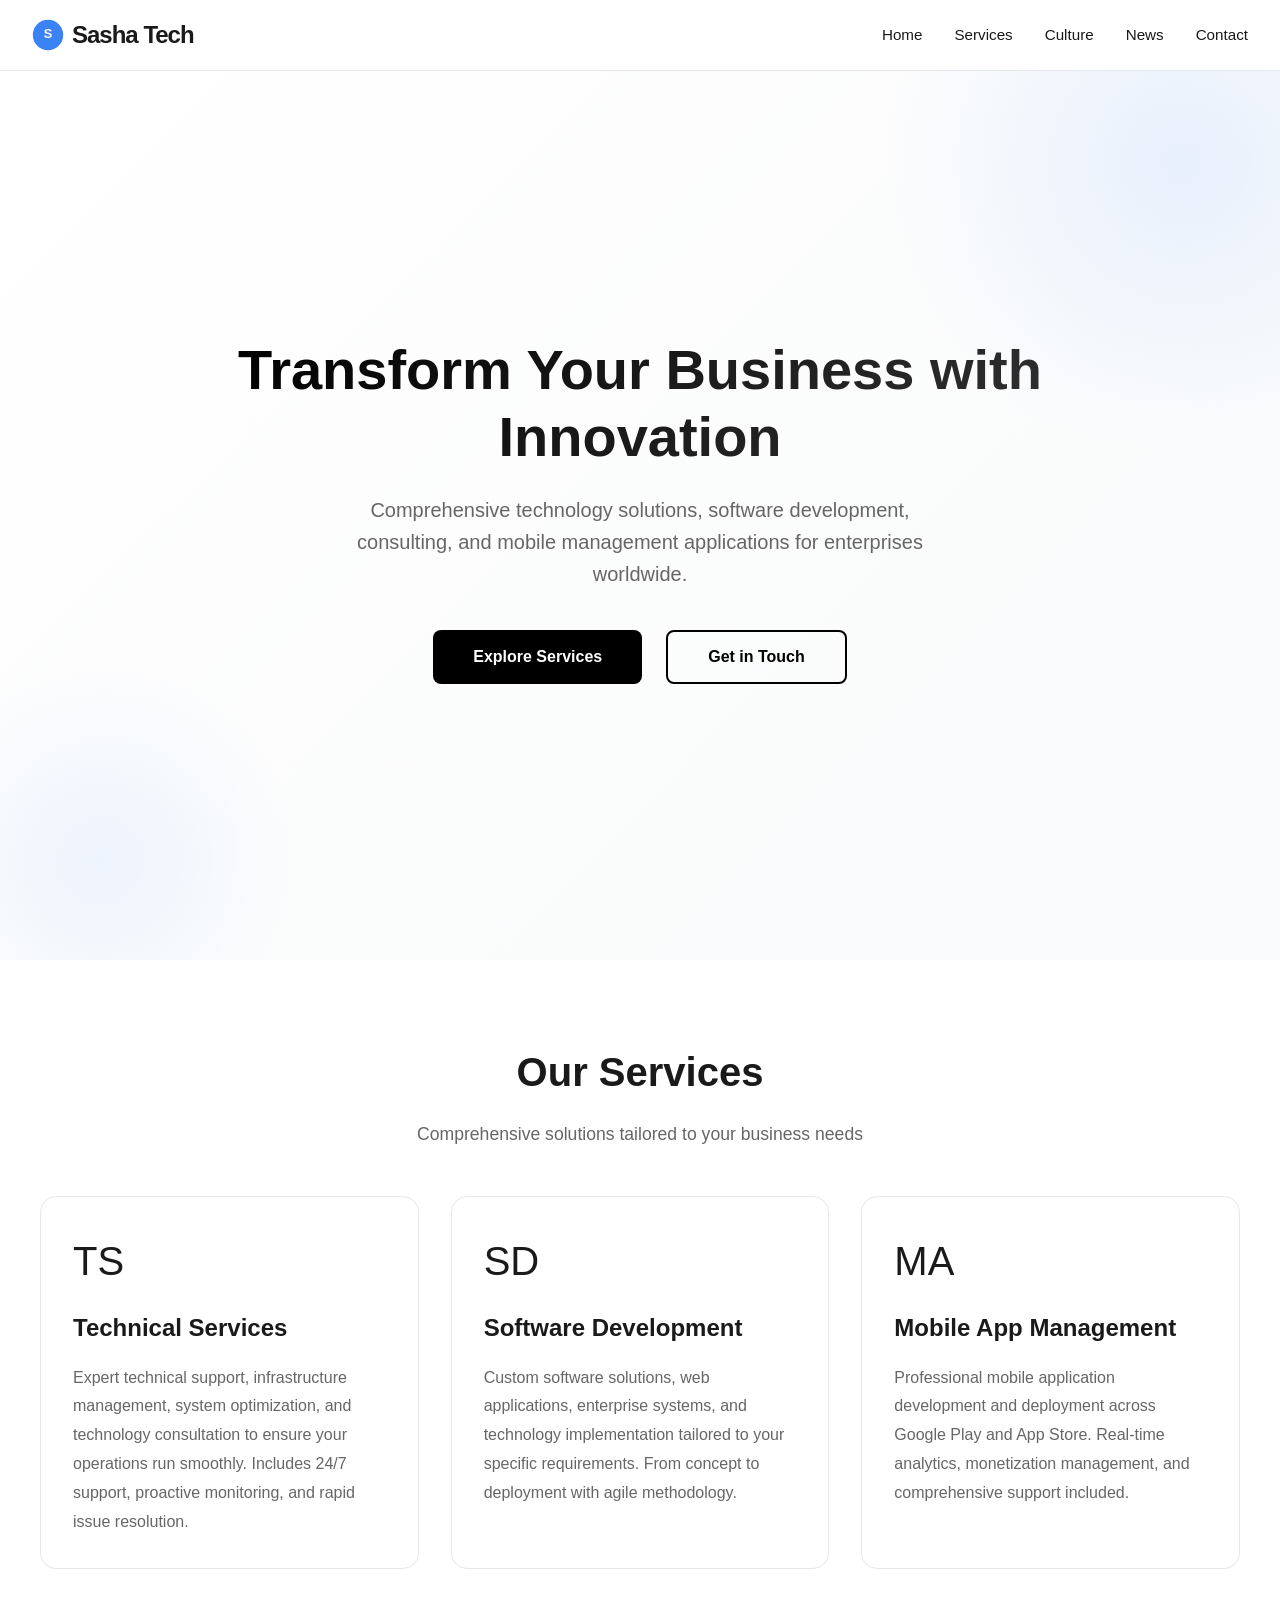
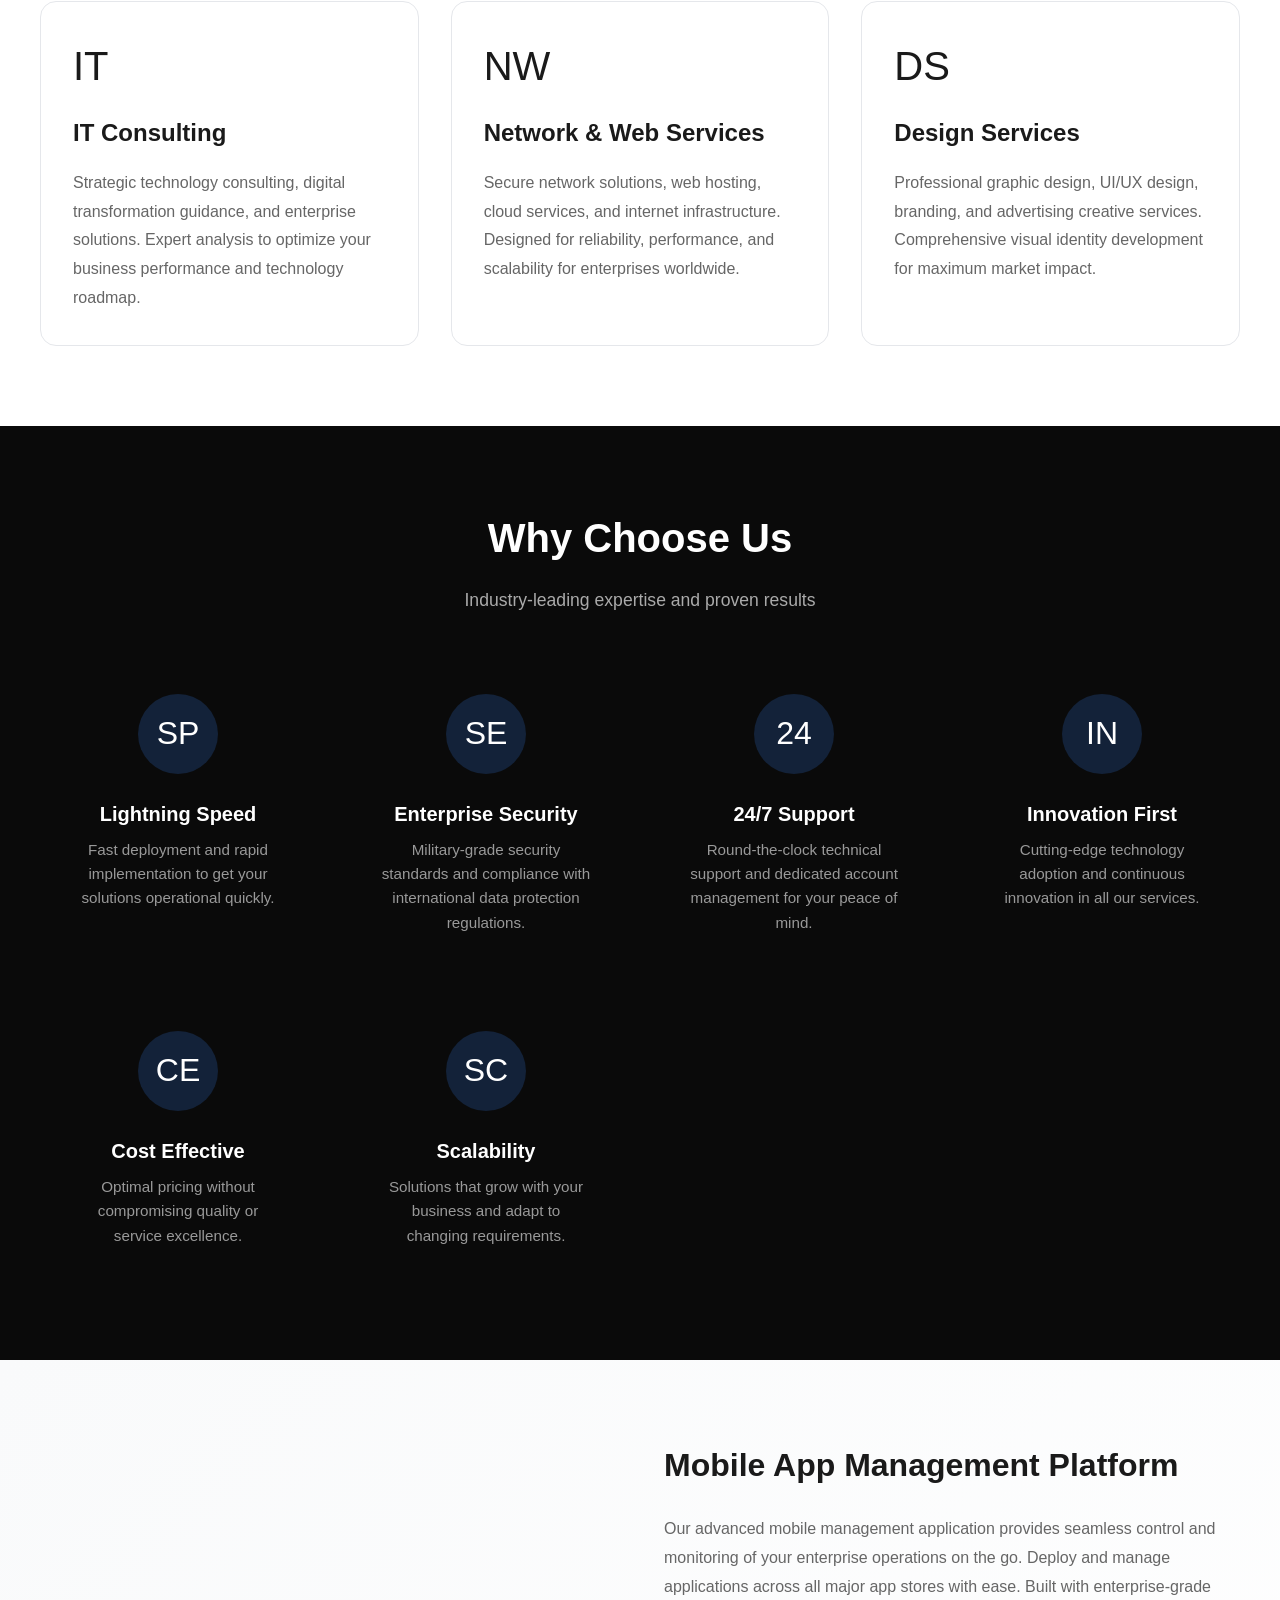
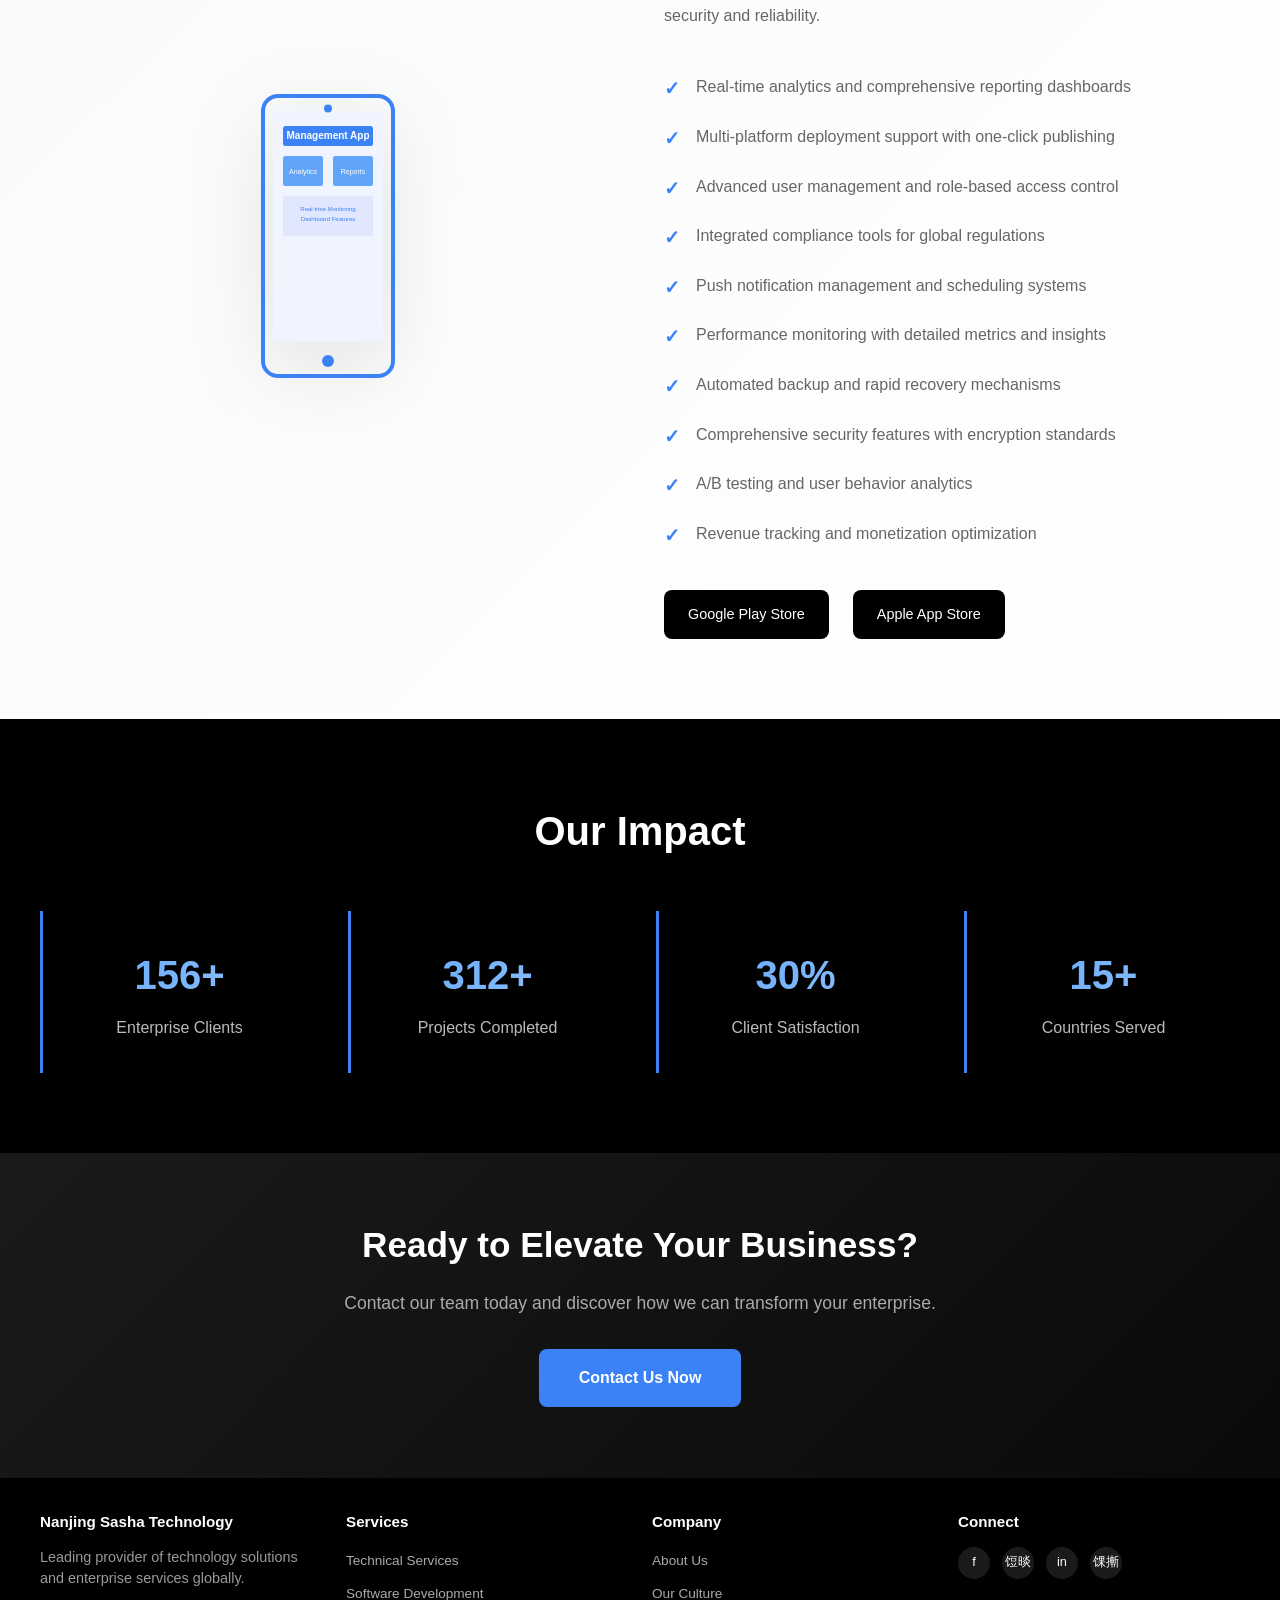
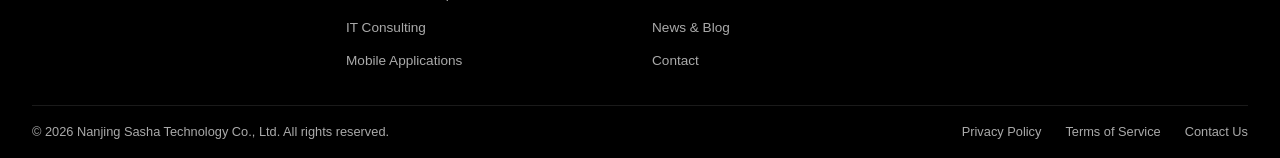
<file: index.html>
﻿<!DOCTYPE html>
<html lang="en">
<head>
  <meta charset="UTF-8">
  <meta name="viewport" content="width=device-width, initial-scale=1.0">
  <meta name="description" content="Nanjing Sasha Technology - Leading Technology Solutions Provider for Global Markets. Technical Services, Software Development, IT Consulting, Mobile App Management Platform.">
  <meta name="keywords" content="technology solutions, software development, IT consulting, mobile app, technical services, enterprise solutions">
  <meta name="author" content="Nanjing Sasha Technology Co., Ltd">
  <meta property="og:title" content="Nanjing Sasha Technology - Enterprise Solutions">
  <meta property="og:description" content="Premium technology solutions and services for businesses worldwide.">
  <meta property="og:type" content="website">
  <meta property="og:url" content="https://njsashatech.com">
  
  <!-- Schema.org Structured Data -->
  <script type="application/ld+json">
  {
    "@context": "https://schema.org",
    "@type": "Organization",
    "name": "Nanjing Sasha Technology Co., Ltd",
    "url": "https://njsashatech.com",
    "logo": "https://njsashatech.com/images/logo.svg",
    "description": "Leading technology solutions and consulting services provider",
    "address": {
      "@type": "PostalAddress",
      "streetAddress": "Room 1327, Building 2, No. 222 Changhong Road",
      "addressLocality": "Nanjing",
      "addressRegion": "Jiangsu",
      "postalCode": "210000",
      "addressCountry": "CN"
    },
    "contactPoint": {
      "@type": "ContactPoint",
      "contactType": "Customer Support",
      "email": "support@dnjsashatech.com"
    },
    "sameAs": [
      "https://www.google.com",
      "https://www.facebook.com"
    ]
  }
  </script>
  
  <title>Nanjing Sasha Technology - Enterprise Solutions & IT Services</title>
  <link rel="canonical" href="https://njsashatech.com/">
  <link rel="icon" type="image/svg+xml" href="./images/logo.svg">
  <link rel="stylesheet" href="./css/styles.css">
</head>
<body>
  <!-- Header Navigation -->
  <header>
    <nav class="navbar">
      <a href="./index.html" class="logo">
        <svg viewBox="0 0 200 200" width="32" height="32">
          <circle cx="100" cy="100" r="95" fill="#3b82f6"/>
          <text x="100" y="120" text-anchor="middle" font-size="80" font-weight="bold" fill="white" font-family="Arial">S</text>
        </svg>
        Sasha Tech
      </a>
      <button class="mobile-menu-btn">Menu</button>
      <nav>
        <ul>
          <li><a href="#home">Home</a></li>
          <li><a href="./services.html">Services</a></li>
          <li><a href="./culture.html">Culture</a></li>
          <li><a href="./news.html">News</a></li>
          <li><a href="./contact.html">Contact</a></li>
        </ul>
      </nav>
    </nav>
  </header>

  <!-- Hero Section -->
  <section id="home" class="hero">
    <div class="hero-content">
      <h1>Transform Your Business with Innovation</h1>
      <p>Comprehensive technology solutions, software development, consulting, and mobile management applications for enterprises worldwide.</p>
      <div class="hero-buttons">
        <button class="btn btn-primary" onclick="window.location.href='./services.html'">Explore Services</button>
        <button class="btn btn-secondary" onclick="window.location.href='./contact.html'">Get in Touch</button>
      </div>
    </div>
  </section>

  <!-- Services Overview Section -->
  <section id="services-overview">
    <div class="container">
      <h2 class="section-title fade-in">Our Services</h2>
      <p class="section-subtitle fade-in">Comprehensive solutions tailored to your business needs</p>
      
      <div class="services-grid">
        <div class="service-card fade-in">
          <div class="service-icon">TS</div>
          <h3>Technical Services</h3>
          <p>Expert technical support, infrastructure management, system optimization, and technology consultation to ensure your operations run smoothly. Includes 24/7 support, proactive monitoring, and rapid issue resolution.</p>
        </div>
        
        <div class="service-card fade-in">
          <div class="service-icon">SD</div>
          <h3>Software Development</h3>
          <p>Custom software solutions, web applications, enterprise systems, and technology implementation tailored to your specific requirements. From concept to deployment with agile methodology.</p>
        </div>
        
        <div class="service-card fade-in">
          <div class="service-icon">MA</div>
          <h3>Mobile App Management</h3>
          <p>Professional mobile application development and deployment across Google Play and App Store. Real-time analytics, monetization management, and comprehensive support included.</p>
        </div>
        
        <div class="service-card fade-in">
          <div class="service-icon">IT</div>
          <h3>IT Consulting</h3>
          <p>Strategic technology consulting, digital transformation guidance, and enterprise solutions. Expert analysis to optimize your business performance and technology roadmap.</p>
        </div>
        
        <div class="service-card fade-in">
          <div class="service-icon">NW</div>
          <h3>Network & Web Services</h3>
          <p>Secure network solutions, web hosting, cloud services, and internet infrastructure. Designed for reliability, performance, and scalability for enterprises worldwide.</p>
        </div>
        
        <div class="service-card fade-in">
          <div class="service-icon">DS</div>
          <h3>Design Services</h3>
          <p>Professional graphic design, UI/UX design, branding, and advertising creative services. Comprehensive visual identity development for maximum market impact.</p>
        </div>
      </div>
    </div>
  </section>

  <!-- Features Section -->
  <section class="features">
    <div class="container">
      <h2 class="section-title">Why Choose Us</h2>
      <p class="section-subtitle">Industry-leading expertise and proven results</p>
      
      <div class="features-grid">
        <div class="feature-item fade-in">
          <div class="feature-icon">SP</div>
          <h3>Lightning Speed</h3>
          <p>Fast deployment and rapid implementation to get your solutions operational quickly.</p>
        </div>
        
        <div class="feature-item fade-in">
          <div class="feature-icon">SE</div>
          <h3>Enterprise Security</h3>
          <p>Military-grade security standards and compliance with international data protection regulations.</p>
        </div>
        
        <div class="feature-item fade-in">
          <div class="feature-icon">24</div>
          <h3>24/7 Support</h3>
          <p>Round-the-clock technical support and dedicated account management for your peace of mind.</p>
        </div>
        
        <div class="feature-item fade-in">
          <div class="feature-icon">IN</div>
          <h3>Innovation First</h3>
          <p>Cutting-edge technology adoption and continuous innovation in all our services.</p>
        </div>
        
        <div class="feature-item fade-in">
          <div class="feature-icon">CE</div>
          <h3>Cost Effective</h3>
          <p>Optimal pricing without compromising quality or service excellence.</p>
        </div>
        
        <div class="feature-item fade-in">
          <div class="feature-icon">SC</div>
          <h3>Scalability</h3>
          <p>Solutions that grow with your business and adapt to changing requirements.</p>
        </div>
      </div>
    </div>
  </section>

  <!-- Mobile App Section -->
  <section class="mobile-app">
    <div class="container">
      <div class="app-content">
        <div class="app-image">
          <svg viewBox="0 0 300 600" width="150" height="300">
            <rect x="20" y="20" width="260" height="560" rx="30" fill="none" stroke="#3b82f6" stroke-width="8"/>
            <rect x="40" y="50" width="220" height="460" fill="#f0f4ff"/>
            <circle cx="150" cy="45" r="8" fill="#3b82f6"/>
            <rect x="60" y="80" width="180" height="40" fill="#3b82f6" rx="5"/>
            <text x="150" y="105" text-anchor="middle" font-size="20" fill="white" font-weight="bold">Management App</text>
            <rect x="60" y="140" width="80" height="60" fill="#60a5fa" rx="5"/>
            <text x="100" y="175" text-anchor="middle" font-size="14" fill="white">Analytics</text>
            <rect x="160" y="140" width="80" height="60" fill="#60a5fa" rx="5"/>
            <text x="200" y="175" text-anchor="middle" font-size="14" fill="white">Reports</text>
            <rect x="60" y="220" width="180" height="80" fill="#e0e7ff" rx="5"/>
            <text x="150" y="250" text-anchor="middle" font-size="12" fill="#3b82f6">Real-time Monitoring</text>
            <text x="150" y="270" text-anchor="middle" font-size="12" fill="#3b82f6">Dashboard Features</text>
            <circle cx="150" cy="550" r="12" fill="#3b82f6"/>
          </svg>
        </div>
        
        <div class="app-description">
          <h2>Mobile App Management Platform</h2>
          <p>Our advanced mobile management application provides seamless control and monitoring of your enterprise operations on the go. Deploy and manage applications across all major app stores with ease. Built with enterprise-grade security and reliability.</p>
          
          <ul class="app-features">
            <li>Real-time analytics and comprehensive reporting dashboards</li>
            <li>Multi-platform deployment support with one-click publishing</li>
            <li>Advanced user management and role-based access control</li>
            <li>Integrated compliance tools for global regulations</li>
            <li>Push notification management and scheduling systems</li>
            <li>Performance monitoring with detailed metrics and insights</li>
            <li>Automated backup and rapid recovery mechanisms</li>
            <li>Comprehensive security features with encryption standards</li>
            <li>A/B testing and user behavior analytics</li>
            <li>Revenue tracking and monetization optimization</li>
          </ul>
          
          <div class="store-badges">
            <a href="#" class="store-badge">Google Play Store</a>
            <a href="#" class="store-badge">Apple App Store</a>
          </div>
        </div>
      </div>
    </div>
  </section>

  <!-- Stats Section -->
  <section class="stats">
    <div class="container">
      <h2 class="section-title">Our Impact</h2>
      
      <div class="stats-grid">
        <div class="stat-item">
          <div class="stat-number" data-target="500">500+</div>
          <div class="stat-label">Enterprise Clients</div>
        </div>
        
        <div class="stat-item">
          <div class="stat-number" data-target="1000">1000+</div>
          <div class="stat-label">Projects Completed</div>
        </div>
        
        <div class="stat-item">
          <div class="stat-number" data-target="98">98%</div>
          <div class="stat-label">Client Satisfaction</div>
        </div>
        
        <div class="stat-item">
          <div class="stat-number" data-target="50">50+</div>
          <div class="stat-label">Countries Served</div>
        </div>
      </div>
    </div>
  </section>

  <!-- CTA Section -->
  <section style="background: linear-gradient(135deg, #1a1a1a 0%, #0a0a0a 100%); color: white; text-align: center; padding: 4rem 2rem;">
    <div class="container">
      <h2 style="font-size: 2.2rem; margin-bottom: 1rem;">Ready to Elevate Your Business?</h2>
      <p style="font-size: 1.1rem; margin-bottom: 2rem; color: #aaa;">Contact our team today and discover how we can transform your enterprise.</p>
      <a href="./contact.html" class="btn btn-primary" style="background: #3b82f6;">Contact Us Now</a>
    </div>
  </section>

  <!-- Footer -->
  <footer>
    <div class="footer-content">
      <div class="footer-section">
        <h4>Nanjing Sasha Technology</h4>
        <p style="color: #999; font-size: 0.9rem; margin-top: 0.5rem;">Leading provider of technology solutions and enterprise services globally.</p>
      </div>
      
      <div class="footer-section">
        <h4>Services</h4>
        <ul>
          <li><a href="./services.html">Technical Services</a></li>
          <li><a href="./services.html">Software Development</a></li>
          <li><a href="./services.html">IT Consulting</a></li>
          <li><a href="./services.html">Mobile Applications</a></li>
        </ul>
      </div>
      
      <div class="footer-section">
        <h4>Company</h4>
        <ul>
          <li><a href="./culture.html">About Us</a></li>
          <li><a href="./culture.html">Our Culture</a></li>
          <li><a href="./news.html">News & Blog</a></li>
          <li><a href="./contact.html">Contact</a></li>
        </ul>
      </div>
      
      <div class="footer-section">
        <h4>Connect</h4>
        <div class="footer-social">
          <a href="#" class="social-icon" title="Facebook">f</a>
          <a href="#" class="social-icon" title="Twitter">饾晱</a>
          <a href="#" class="social-icon" title="LinkedIn">in</a>
          <a href="#" class="social-icon" title="Instagram">馃摲</a>
        </div>
      </div>
    </div>
    
    <div class="footer-bottom">
      <div>&copy; 2026 Nanjing Sasha Technology Co., Ltd. All rights reserved.</div>
      <div class="footer-links">
        <a href="./privacy.html">Privacy Policy</a>
        <a href="./terms.html">Terms of Service</a>
        <a href="./contact.html">Contact Us</a>
      </div>
    </div>
  </footer>

  <script src="./js/main.js"></script>
</body>
</html>
</file>
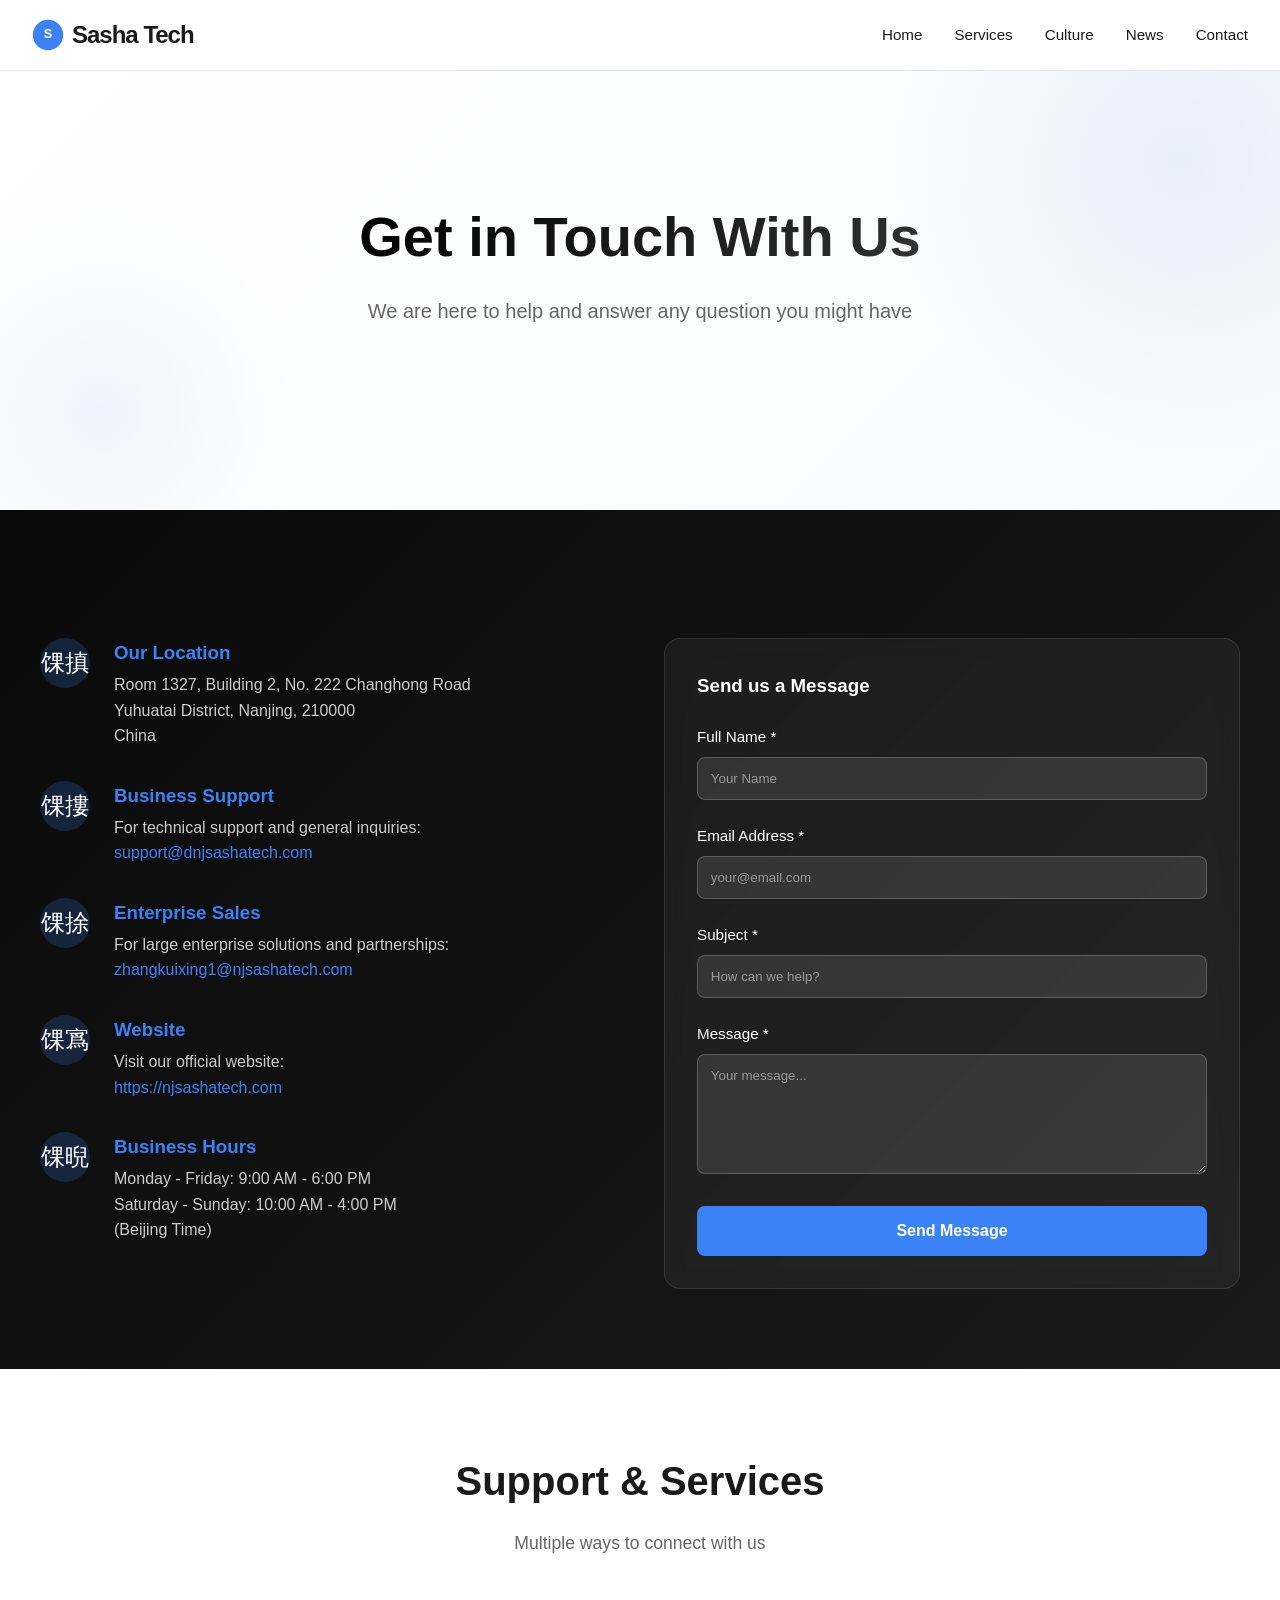
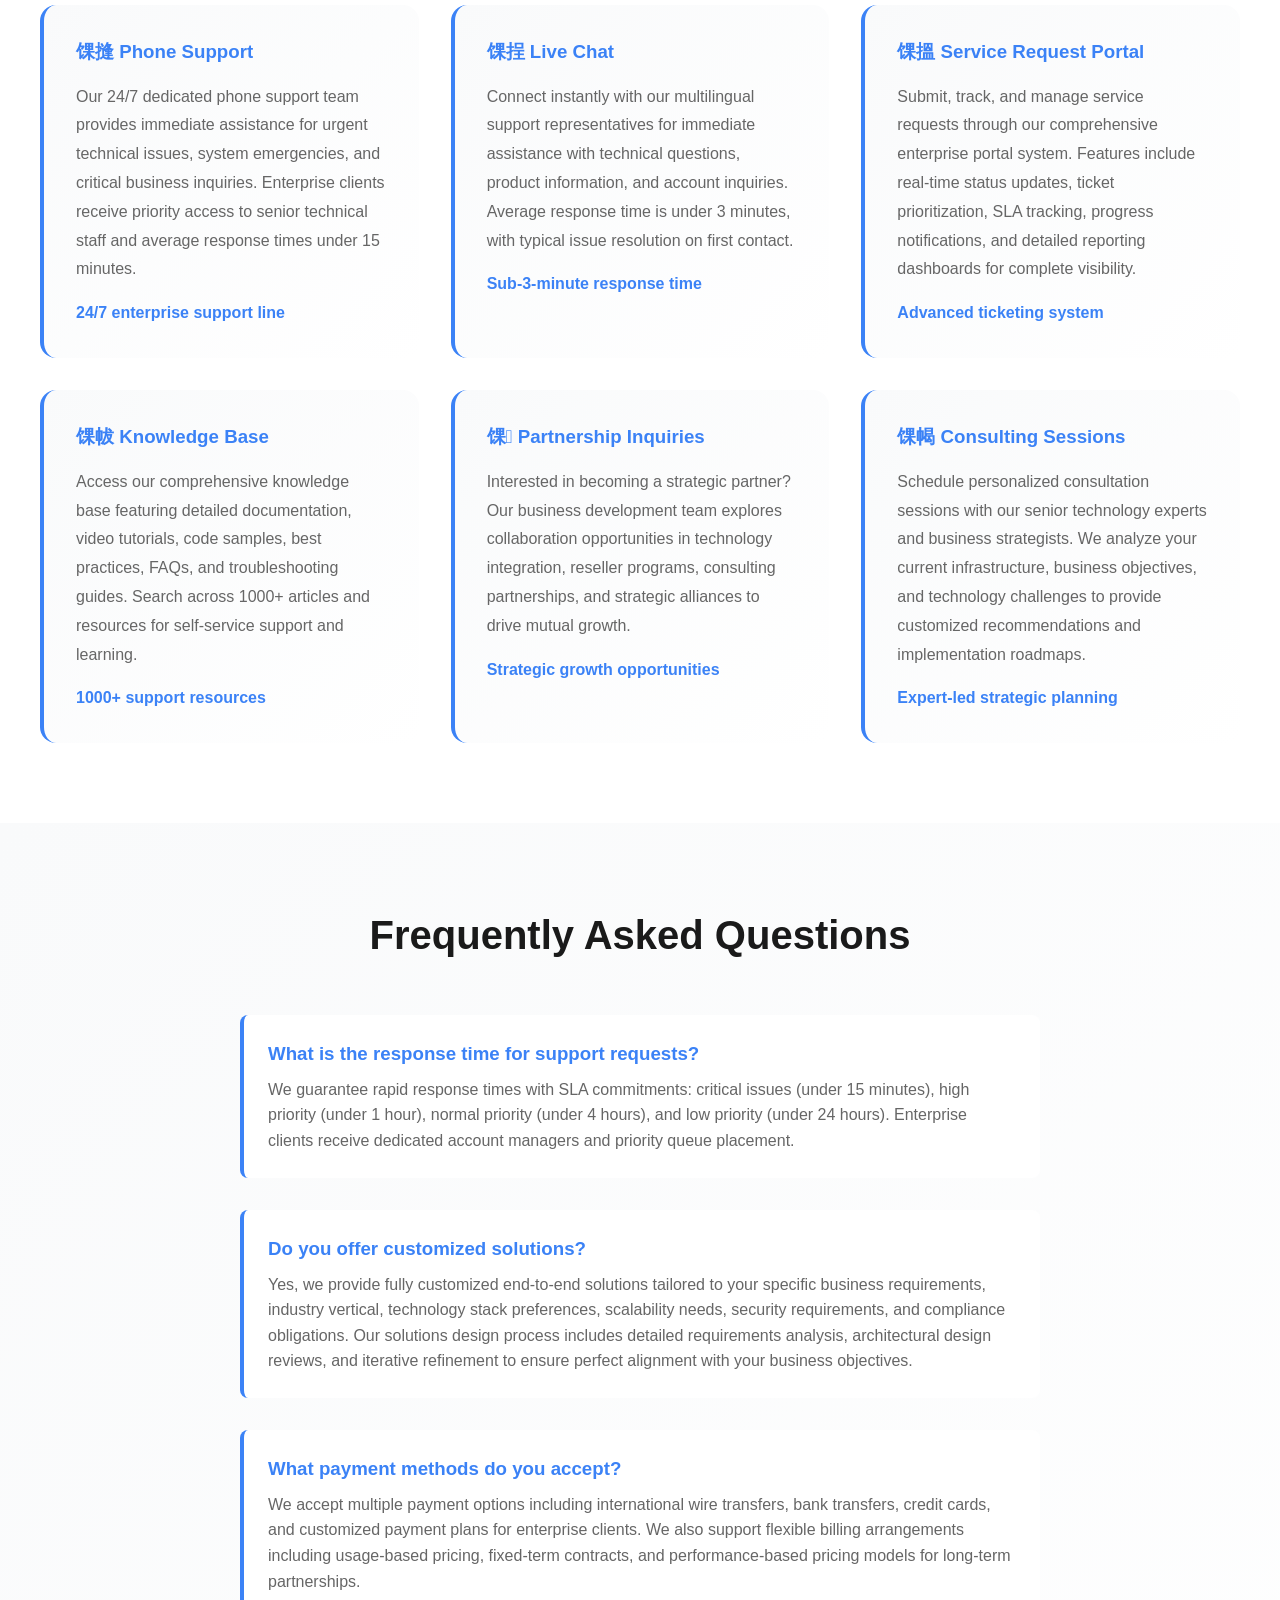
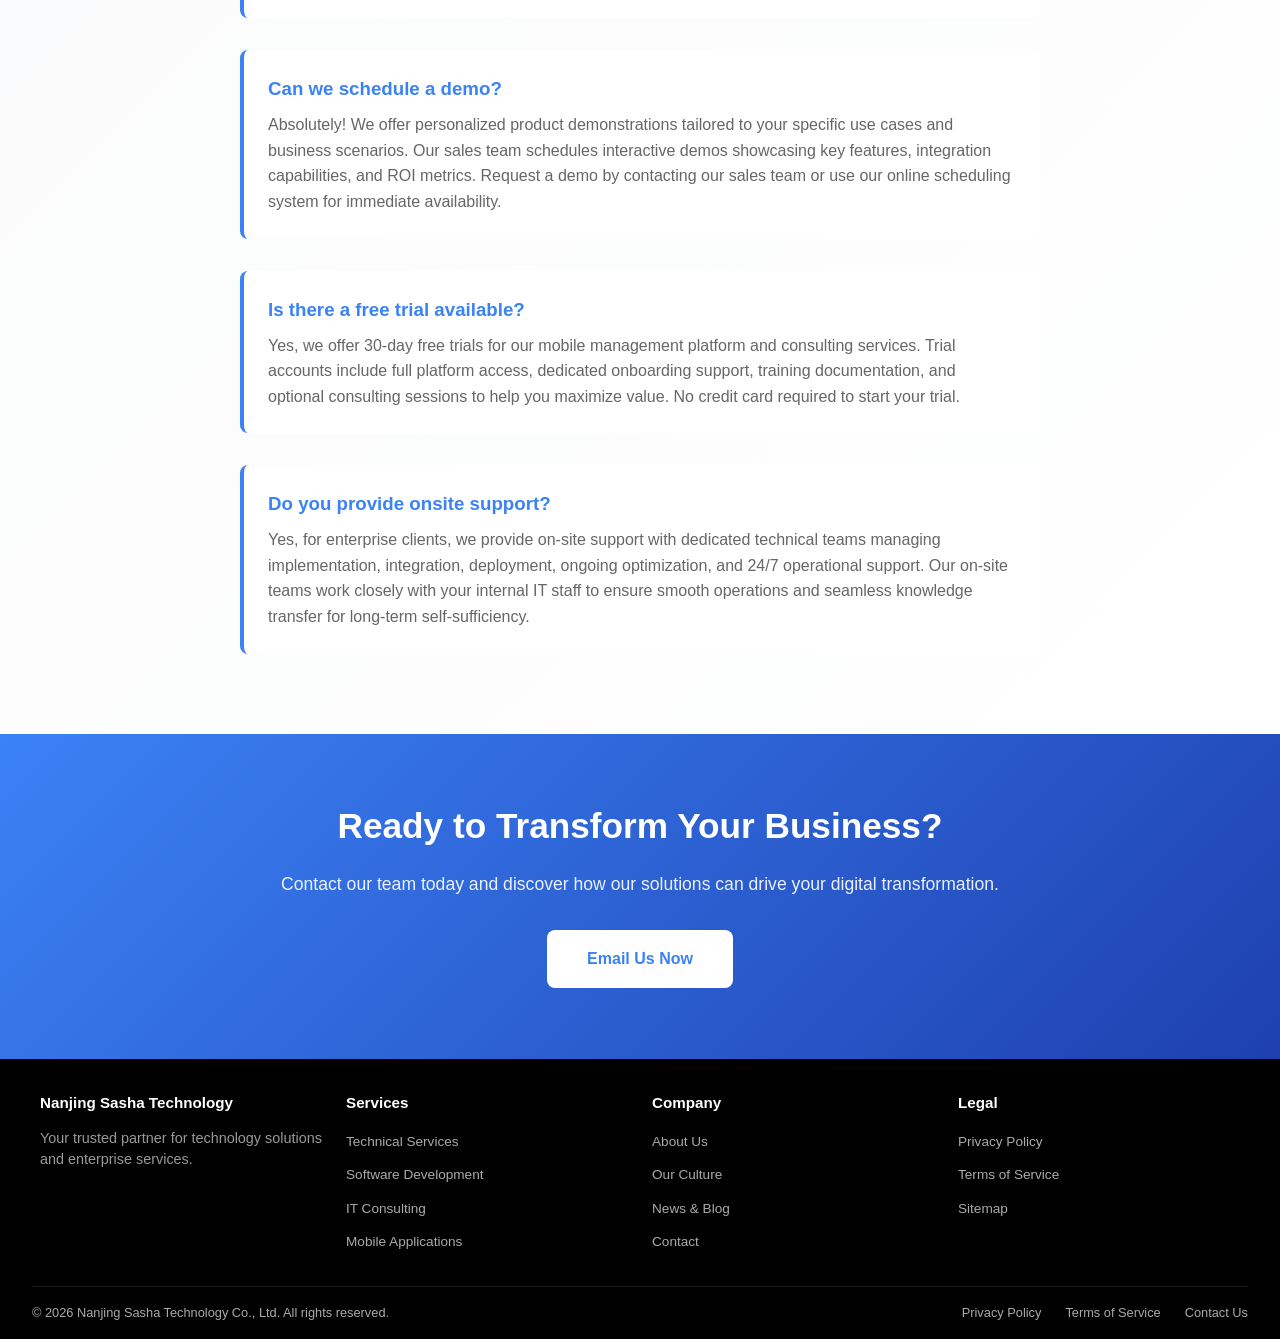
<file: contact.html>
﻿<!DOCTYPE html>
<html lang="en">
<head>
  <meta charset="UTF-8">
  <meta name="viewport" content="width=device-width, initial-scale=1.0">
  <meta name="description" content="Contact Nanjing Sasha Technology - Business Support: support@dnjsashatech.com | Enterprise Sales: zhangkuixing1@njsashatech.com | Location: Room 1327, Building 2, No. 222 Changhong Road, Nanjing.">
  <meta name="keywords" content="contact, support, business inquiry, email, phone, address">
  <meta name="author" content="Nanjing Sasha Technology Co., Ltd">
  <meta property="og:title" content="Contact Us - Nanjing Sasha Technology">
  <meta property="og:description" content="Get in touch with Nanjing Sasha Technology for business inquiries and support.">
  
  <script type="application/ld+json">
  {
    "@context": "https://schema.org",
    "@type": "Organization",
    "name": "Nanjing Sasha Technology Co., Ltd",
    "url": "https://njsashatech.com",
    "address": {
      "@type": "PostalAddress",
      "streetAddress": "Room 1327, Building 2, No. 222 Changhong Road",
      "addressLocality": "Nanjing",
      "addressRegion": "Jiangsu",
      "postalCode": "210000",
      "addressCountry": "CN"
    },
    "contactPoint": [
      {
        "@type": "ContactPoint",
        "telephone": "",
        "contactType": "Customer Support",
        "email": "support@dnjsashatech.com"
      },
      {
        "@type": "ContactPoint",
        "telephone": "",
        "contactType": "Sales",
        "email": "zhangkuixing1@njsashatech.com"
      }
    ]
  }
  </script>
  
  <title>Contact Us - Nanjing Sasha Technology</title>
  <link rel="canonical" href="https://njsashatech.com/contact.html">
  <link rel="icon" type="image/svg+xml" href="./images/logo.svg">
  <link rel="stylesheet" href="./css/styles.css">
</head>
<body>
  <!-- Header Navigation -->
  <header>
    <nav class="navbar">
      <a href="./index.html" class="logo">
        <svg viewBox="0 0 200 200" width="32" height="32">
          <circle cx="100" cy="100" r="95" fill="#3b82f6"/>
          <text x="100" y="120" text-anchor="middle" font-size="80" font-weight="bold" fill="white" font-family="Arial">S</text>
        </svg>
        Sasha Tech
      </a>
      <button class="mobile-menu-btn">Menu</button>
      <nav>
        <ul>
          <li><a href="./index.html">Home</a></li>
          <li><a href="./services.html">Services</a></li>
          <li><a href="./culture.html">Culture</a></li>
          <li><a href="./news.html">News</a></li>
          <li><a href="./contact.html">Contact</a></li>
        </ul>
      </nav>
    </nav>
  </header>

  <!-- Hero Section -->
  <section class="hero" style="margin-top: 60px; min-height: 50vh;">
    <div class="hero-content">
      <h1>Get in Touch With Us</h1>
      <p>We are here to help and answer any question you might have</p>
    </div>
  </section>

  <!-- Main Contact Section -->
  <section class="contact">
    <div class="container">
      <div class="contact-container">
        <!-- Contact Information -->
        <div class="contact-info">
          <div class="contact-item fade-in">
            <div class="contact-icon">馃搷</div>
            <div class="contact-details">
              <h3>Our Location</h3>
              <p>Room 1327, Building 2, No. 222 Changhong Road<br/>Yuhuatai District, Nanjing, 210000<br/>China</p>
            </div>
          </div>

          <div class="contact-item fade-in">
            <div class="contact-icon">馃摟</div>
            <div class="contact-details">
              <h3>Business Support</h3>
              <p>For technical support and general inquiries:</p>
              <a href="mailto:support@dnjsashatech.com">support@dnjsashatech.com</a>
            </div>
          </div>

          <div class="contact-item fade-in">
            <div class="contact-icon">馃捈</div>
            <div class="contact-details">
              <h3>Enterprise Sales</h3>
              <p>For large enterprise solutions and partnerships:</p>
              <a href="mailto:zhangkuixing1@njsashatech.com">zhangkuixing1@njsashatech.com</a>
            </div>
          </div>

          <div class="contact-item fade-in">
            <div class="contact-icon">馃寪</div>
            <div class="contact-details">
              <h3>Website</h3>
              <p>Visit our official website:</p>
              <a href="https://njsashatech.com" target="_blank">https://njsashatech.com</a>
            </div>
          </div>

          <div class="contact-item fade-in">
            <div class="contact-icon">馃晲</div>
            <div class="contact-details">
              <h3>Business Hours</h3>
              <p>Monday - Friday: 9:00 AM - 6:00 PM<br/>Saturday - Sunday: 10:00 AM - 4:00 PM<br/>(Beijing Time)</p>
            </div>
          </div>
        </div>

        <!-- Contact Form -->
        <div class="contact-form fade-in">
          <h3 style="margin-bottom: 1.5rem;">Send us a Message</h3>
          <form>
            <div class="form-group">
              <label for="name">Full Name *</label>
              <input type="text" id="name" name="name" placeholder="Your Name" required>
            </div>

            <div class="form-group">
              <label for="email">Email Address *</label>
              <input type="email" id="email" name="email" placeholder="your@email.com" required>
            </div>

            <div class="form-group">
              <label for="subject">Subject *</label>
              <input type="text" id="subject" name="subject" placeholder="How can we help?">
            </div>

            <div class="form-group">
              <label for="message">Message *</label>
              <textarea id="message" name="message" placeholder="Your message..." required></textarea>
            </div>

            <button type="submit" class="form-submit">Send Message</button>
          </form>
        </div>
      </div>
    </div>
  </section>

  <!-- Additional Info Section -->
  <section>
    <div class="container">
      <h2 class="section-title fade-in">Support & Services</h2>
      <p class="section-subtitle fade-in">Multiple ways to connect with us</p>
      
      <div style="display: grid; grid-template-columns: repeat(auto-fit, minmax(280px, 1fr)); gap: 2rem; margin-top: 3rem;">
        <div style="background: linear-gradient(135deg, #f9fafb 0%, #ffffff 100%); padding: 2rem; border-radius: 1rem; border-left: 4px solid #3b82f6;">
          <h3 style="color: #3b82f6; margin-bottom: 1rem;">馃摓 Phone Support</h3>
          <p style="color: #666; line-height: 1.8; margin-bottom: 1rem;">
            Our 24/7 dedicated phone support team provides immediate assistance for urgent technical issues, system emergencies, and critical business inquiries. Enterprise clients receive priority access to senior technical staff and average response times under 15 minutes.
          </p>
          <p style="color: #3b82f6; font-weight: 600;">24/7 enterprise support line</p>
        </div>

        <div style="background: linear-gradient(135deg, #f9fafb 0%, #ffffff 100%); padding: 2rem; border-radius: 1rem; border-left: 4px solid #3b82f6;">
          <h3 style="color: #3b82f6; margin-bottom: 1rem;">馃挰 Live Chat</h3>
          <p style="color: #666; line-height: 1.8; margin-bottom: 1rem;">
            Connect instantly with our multilingual support representatives for immediate assistance with technical questions, product information, and account inquiries. Average response time is under 3 minutes, with typical issue resolution on first contact.
          </p>
          <p style="color: #3b82f6; font-weight: 600;">Sub-3-minute response time</p>
        </div>

        <div style="background: linear-gradient(135deg, #f9fafb 0%, #ffffff 100%); padding: 2rem; border-radius: 1rem; border-left: 4px solid #3b82f6;">
          <h3 style="color: #3b82f6; margin-bottom: 1rem;">馃搵 Service Request Portal</h3>
          <p style="color: #666; line-height: 1.8; margin-bottom: 1rem;">
            Submit, track, and manage service requests through our comprehensive enterprise portal system. Features include real-time status updates, ticket prioritization, SLA tracking, progress notifications, and detailed reporting dashboards for complete visibility.
          </p>
          <p style="color: #3b82f6; font-weight: 600;">Advanced ticketing system</p>
        </div>

        <div style="background: linear-gradient(135deg, #f9fafb 0%, #ffffff 100%); padding: 2rem; border-radius: 1rem; border-left: 4px solid #3b82f6;">
          <h3 style="color: #3b82f6; margin-bottom: 1rem;">馃帗 Knowledge Base</h3>
          <p style="color: #666; line-height: 1.8; margin-bottom: 1rem;">
            Access our comprehensive knowledge base featuring detailed documentation, video tutorials, code samples, best practices, FAQs, and troubleshooting guides. Search across 1000+ articles and resources for self-service support and learning.
          </p>
          <p style="color: #3b82f6; font-weight: 600;">1000+ support resources</p>
        </div>

        <div style="background: linear-gradient(135deg, #f9fafb 0%, #ffffff 100%); padding: 2rem; border-radius: 1rem; border-left: 4px solid #3b82f6;">
          <h3 style="color: #3b82f6; margin-bottom: 1rem;">馃 Partnership Inquiries</h3>
          <p style="color: #666; line-height: 1.8; margin-bottom: 1rem;">
            Interested in becoming a strategic partner? Our business development team explores collaboration opportunities in technology integration, reseller programs, consulting partnerships, and strategic alliances to drive mutual growth.
          </p>
          <p style="color: #3b82f6; font-weight: 600;">Strategic growth opportunities</p>
        </div>

        <div style="background: linear-gradient(135deg, #f9fafb 0%, #ffffff 100%); padding: 2rem; border-radius: 1rem; border-left: 4px solid #3b82f6;">
          <h3 style="color: #3b82f6; margin-bottom: 1rem;">馃幆 Consulting Sessions</h3>
          <p style="color: #666; line-height: 1.8; margin-bottom: 1rem;">
            Schedule personalized consultation sessions with our senior technology experts and business strategists. We analyze your current infrastructure, business objectives, and technology challenges to provide customized recommendations and implementation roadmaps.
          </p>
          <p style="color: #3b82f6; font-weight: 600;">Expert-led strategic planning</p>
        </div>
      </div>
    </div>
  </section>

  <!-- FAQ Section -->
  <section style="background: linear-gradient(135deg, #f9fafb 0%, #ffffff 100%);">
    <div class="container">
      <h2 class="section-title fade-in">Frequently Asked Questions</h2>
      
      <div style="max-width: 800px; margin: 0 auto; margin-top: 3rem;">
        <div style="margin-bottom: 2rem; padding: 1.5rem; background: white; border-radius: 0.5rem; border-left: 4px solid #3b82f6;">
          <h3 style="color: #3b82f6; margin-bottom: 0.5rem;">What is the response time for support requests?</h3>
          <p style="color: #666;">We guarantee rapid response times with SLA commitments: critical issues (under 15 minutes), high priority (under 1 hour), normal priority (under 4 hours), and low priority (under 24 hours). Enterprise clients receive dedicated account managers and priority queue placement.</p>
        </div>

        <div style="margin-bottom: 2rem; padding: 1.5rem; background: white; border-radius: 0.5rem; border-left: 4px solid #3b82f6;">
          <h3 style="color: #3b82f6; margin-bottom: 0.5rem;">Do you offer customized solutions?</h3>
          <p style="color: #666;">Yes, we provide fully customized end-to-end solutions tailored to your specific business requirements, industry vertical, technology stack preferences, scalability needs, security requirements, and compliance obligations. Our solutions design process includes detailed requirements analysis, architectural design reviews, and iterative refinement to ensure perfect alignment with your business objectives.</p>
        </div>

        <div style="margin-bottom: 2rem; padding: 1.5rem; background: white; border-radius: 0.5rem; border-left: 4px solid #3b82f6;">
          <h3 style="color: #3b82f6; margin-bottom: 0.5rem;">What payment methods do you accept?</h3>
          <p style="color: #666;">We accept multiple payment options including international wire transfers, bank transfers, credit cards, and customized payment plans for enterprise clients. We also support flexible billing arrangements including usage-based pricing, fixed-term contracts, and performance-based pricing models for long-term partnerships.</p>
        </div>

        <div style="margin-bottom: 2rem; padding: 1.5rem; background: white; border-radius: 0.5rem; border-left: 4px solid #3b82f6;">
          <h3 style="color: #3b82f6; margin-bottom: 0.5rem;">Can we schedule a demo?</h3>
          <p style="color: #666;">Absolutely! We offer personalized product demonstrations tailored to your specific use cases and business scenarios. Our sales team schedules interactive demos showcasing key features, integration capabilities, and ROI metrics. Request a demo by contacting our sales team or use our online scheduling system for immediate availability.</p>
        </div>

        <div style="margin-bottom: 2rem; padding: 1.5rem; background: white; border-radius: 0.5rem; border-left: 4px solid #3b82f6;">
          <h3 style="color: #3b82f6; margin-bottom: 0.5rem;">Is there a free trial available?</h3>
          <p style="color: #666;">Yes, we offer 30-day free trials for our mobile management platform and consulting services. Trial accounts include full platform access, dedicated onboarding support, training documentation, and optional consulting sessions to help you maximize value. No credit card required to start your trial.</p>
        </div>

        <div style="padding: 1.5rem; background: white; border-radius: 0.5rem; border-left: 4px solid #3b82f6;">
          <h3 style="color: #3b82f6; margin-bottom: 0.5rem;">Do you provide onsite support?</h3>
          <p style="color: #666;">Yes, for enterprise clients, we provide on-site support with dedicated technical teams managing implementation, integration, deployment, ongoing optimization, and 24/7 operational support. Our on-site teams work closely with your internal IT staff to ensure smooth operations and seamless knowledge transfer for long-term self-sufficiency.</p>
        </div>
      </div>
    </div>
  </section>

  <!-- CTA Section -->
  <section style="background: linear-gradient(135deg, #3b82f6 0%, #1e40af 100%); color: white; text-align: center; padding: 4rem 2rem;">
    <div class="container">
      <h2 style="font-size: 2.2rem; margin-bottom: 1rem;">Ready to Transform Your Business?</h2>
      <p style="font-size: 1.1rem; margin-bottom: 2rem; opacity: 0.9;">Contact our team today and discover how our solutions can drive your digital transformation.</p>
      <a href="mailto:support@dnjsashatech.com" class="btn btn-primary" style="background: white; color: #3b82f6;">Email Us Now</a>
    </div>
  </section>

  <!-- Footer -->
  <footer>
    <div class="footer-content">
      <div class="footer-section">
        <h4>Nanjing Sasha Technology</h4>
        <p style="color: #999; font-size: 0.9rem; margin-top: 0.5rem;">Your trusted partner for technology solutions and enterprise services.</p>
      </div>
      
      <div class="footer-section">
        <h4>Services</h4>
        <ul>
          <li><a href="./services.html">Technical Services</a></li>
          <li><a href="./services.html">Software Development</a></li>
          <li><a href="./services.html">IT Consulting</a></li>
          <li><a href="./services.html">Mobile Applications</a></li>
        </ul>
      </div>
      
      <div class="footer-section">
        <h4>Company</h4>
        <ul>
          <li><a href="./culture.html">About Us</a></li>
          <li><a href="./culture.html">Our Culture</a></li>
          <li><a href="./news.html">News & Blog</a></li>
          <li><a href="./contact.html">Contact</a></li>
        </ul>
      </div>
      
      <div class="footer-section">
        <h4>Legal</h4>
        <ul>
          <li><a href="./privacy.html">Privacy Policy</a></li>
          <li><a href="./terms.html">Terms of Service</a></li>
          <li><a href="#">Sitemap</a></li>
        </ul>
      </div>
    </div>
    
    <div class="footer-bottom">
      <div>&copy; 2026 Nanjing Sasha Technology Co., Ltd. All rights reserved.</div>
      <div class="footer-links">
        <a href="./privacy.html">Privacy Policy</a>
        <a href="./terms.html">Terms of Service</a>
        <a href="./contact.html">Contact Us</a>
      </div>
    </div>
  </footer>

  <script src="./js/main.js"></script>
</body>
</html>
</file>
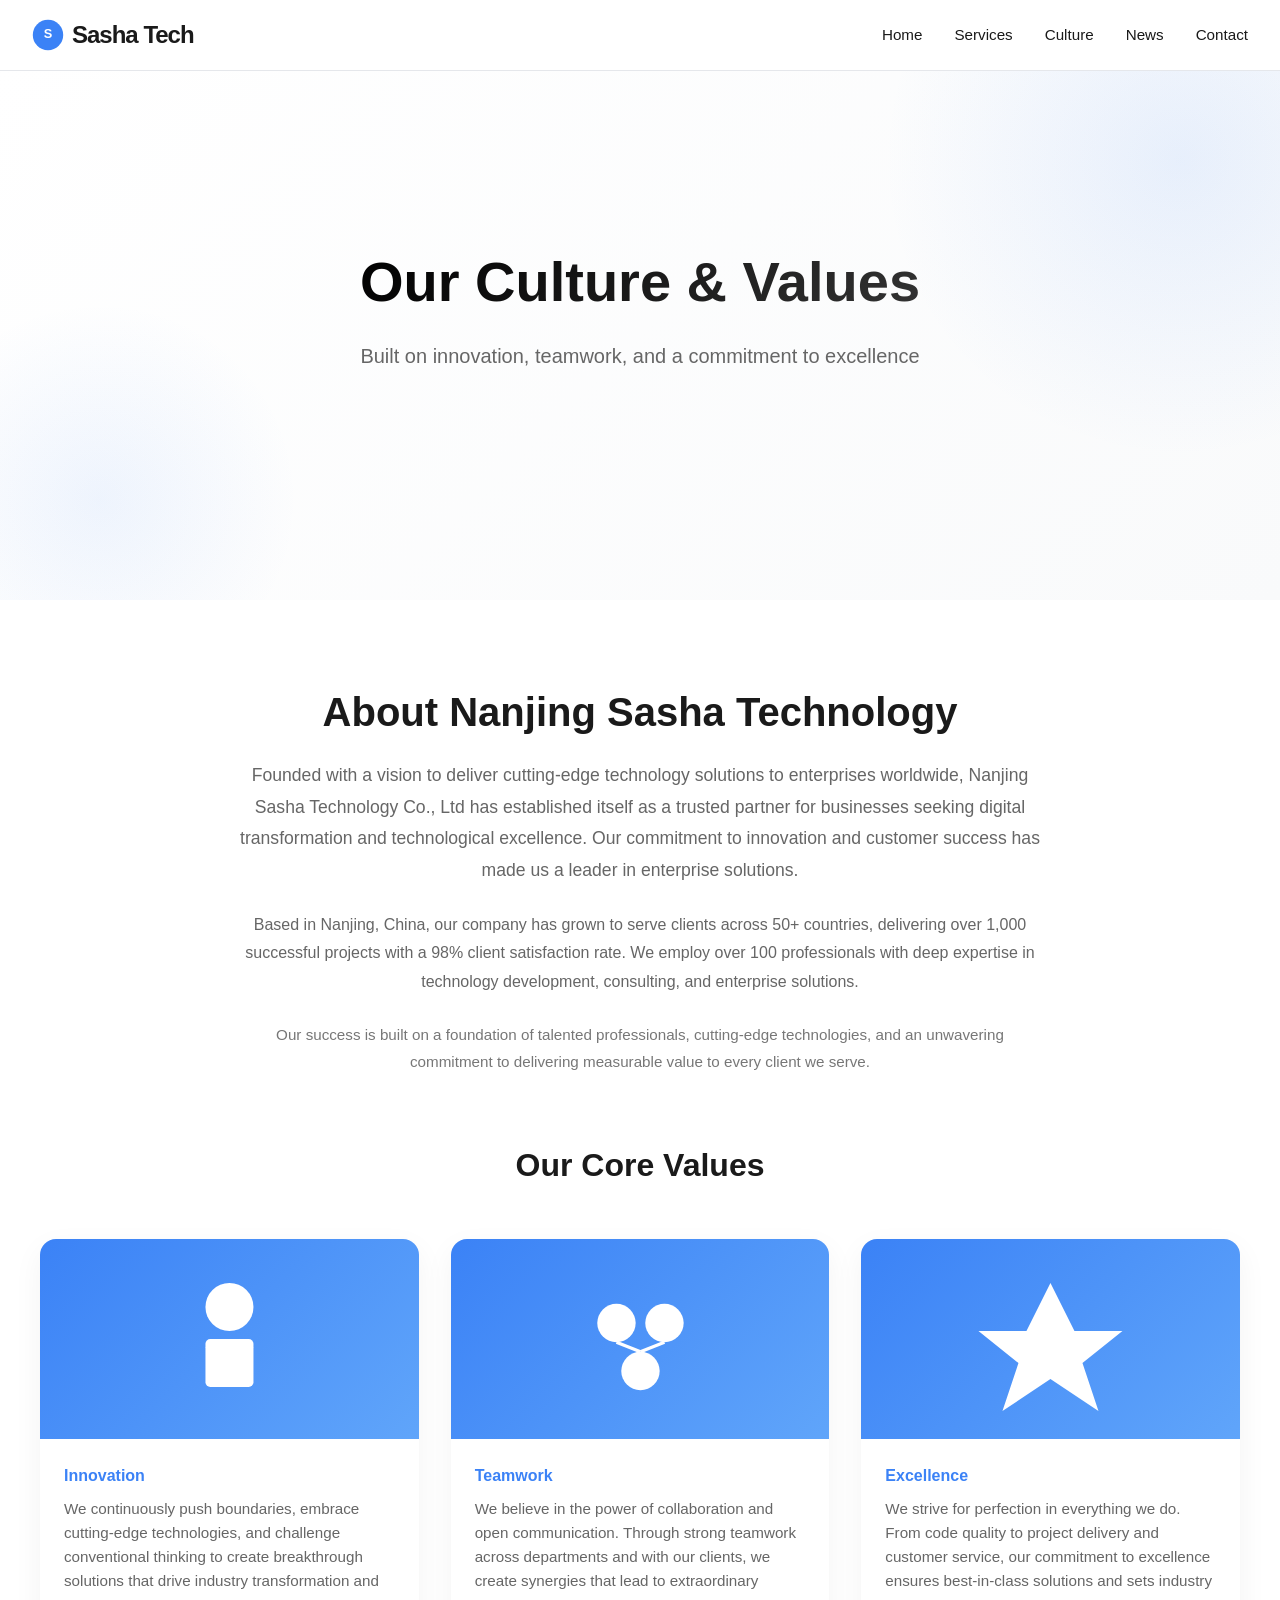
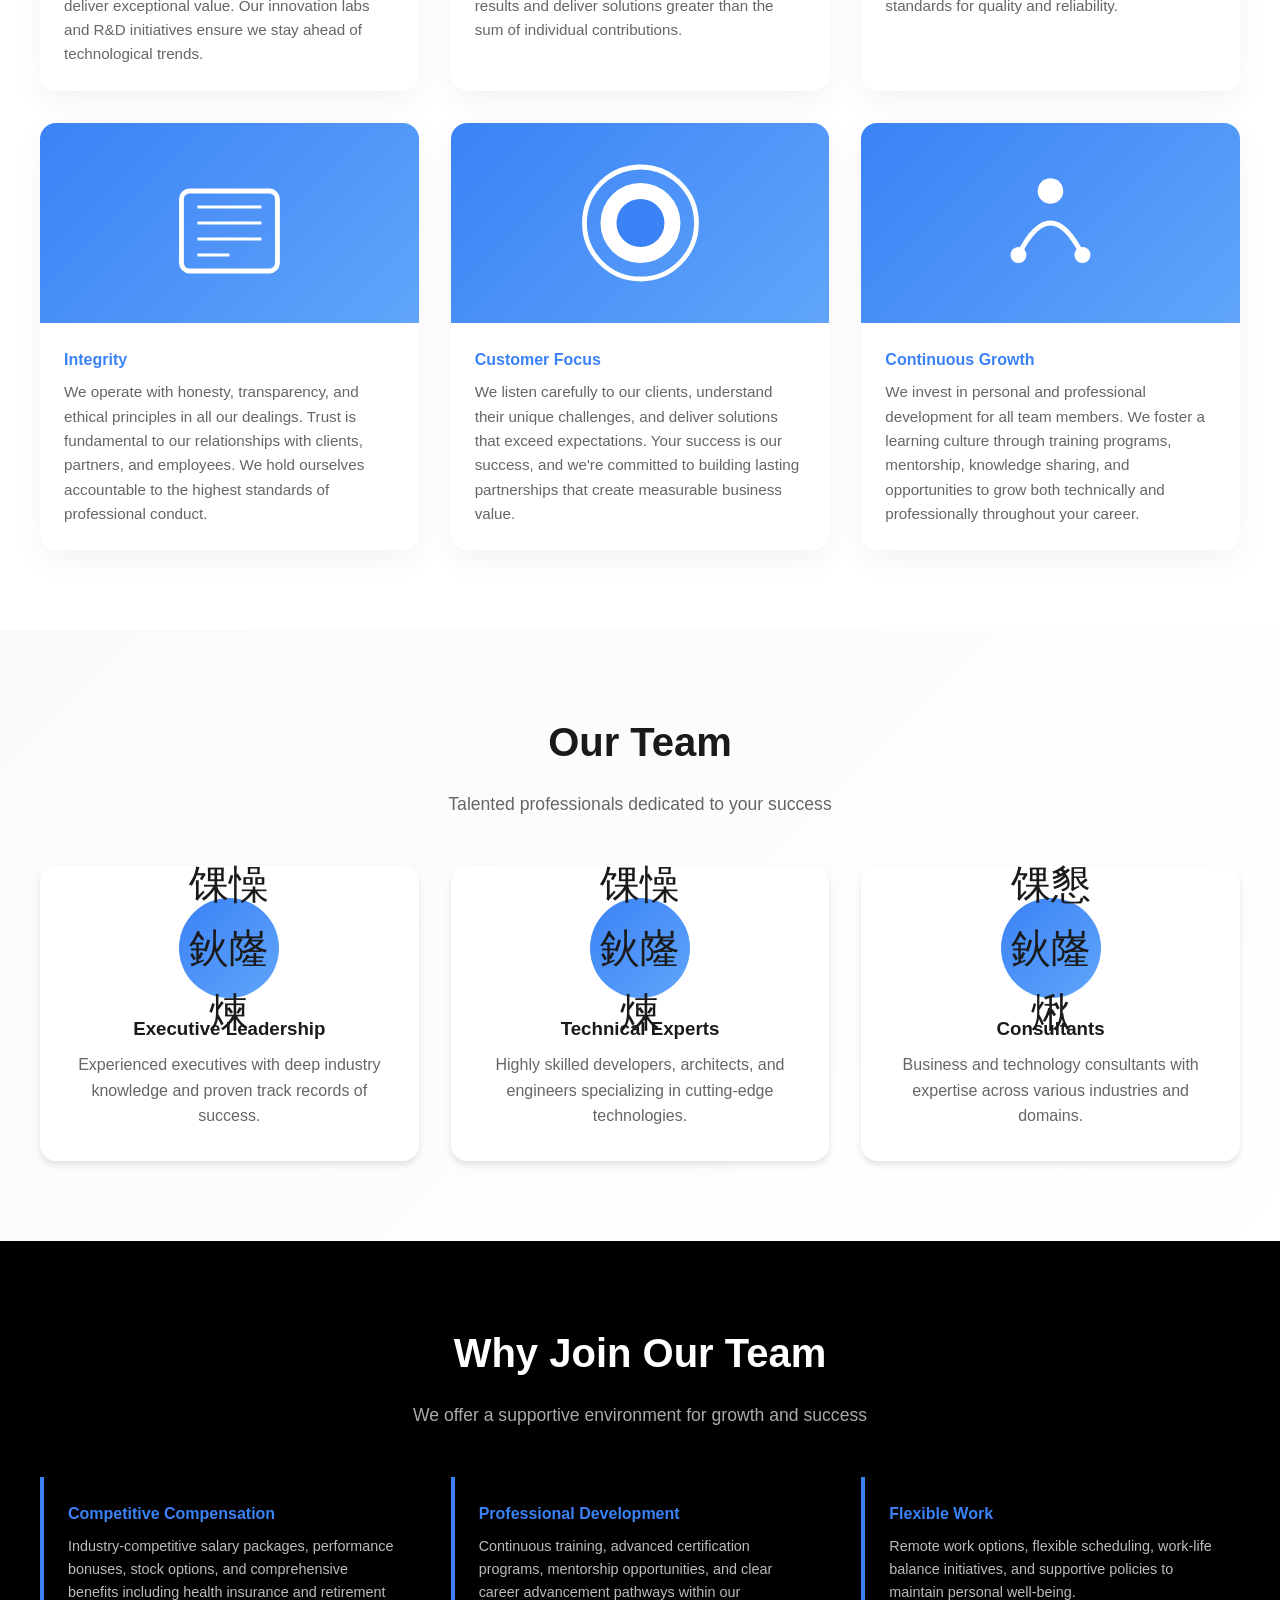
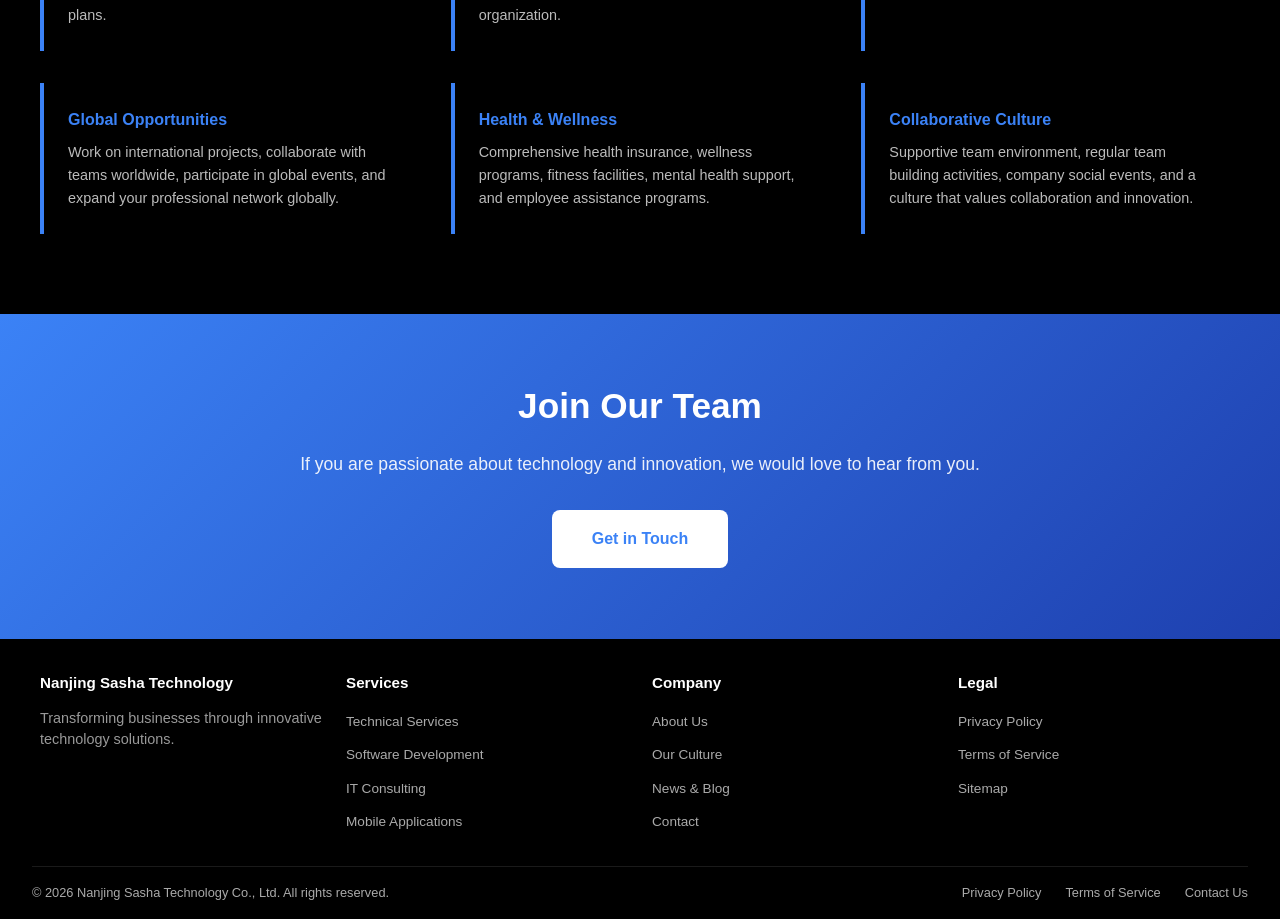
<file: culture.html>
﻿<!DOCTYPE html>
<html lang="en">
<head>
  <meta charset="UTF-8">
  <meta name="viewport" content="width=device-width, initial-scale=1.0">
  <meta name="description" content="Nanjing Sasha Technology Culture - Innovation, teamwork, and excellence in everything we do. Learn about our company values and team.">
  <meta name="keywords" content="company culture, innovation, teamwork, values, excellence, enterprise culture">
  <meta name="author" content="Nanjing Sasha Technology Co., Ltd">
  <meta property="og:title" content="Our Culture - Nanjing Sasha Technology">
  <meta property="og:description" content="Discover our company values, culture, and commitment to excellence.">
  
  <title>Company Culture - Nanjing Sasha Technology</title>
  <link rel="canonical" href="https://njsashatech.com/culture.html">
  <link rel="icon" type="image/svg+xml" href="./images/logo.svg">
  <link rel="stylesheet" href="./css/styles.css">
</head>
<body>
  <!-- Header Navigation -->
  <header>
    <nav class="navbar">
      <a href="./index.html" class="logo">
        <svg viewBox="0 0 200 200" width="32" height="32">
          <circle cx="100" cy="100" r="95" fill="#3b82f6"/>
          <text x="100" y="120" text-anchor="middle" font-size="80" font-weight="bold" fill="white" font-family="Arial">S</text>
        </svg>
        Sasha Tech
      </a>
      <button class="mobile-menu-btn">Menu</button>
      <nav>
        <ul>
          <li><a href="./index.html">Home</a></li>
          <li><a href="./services.html">Services</a></li>
          <li><a href="./culture.html">Culture</a></li>
          <li><a href="./news.html">News</a></li>
          <li><a href="./contact.html">Contact</a></li>
        </ul>
      </nav>
    </nav>
  </header>

  <!-- Hero Section -->
  <section class="hero" style="margin-top: 60px; min-height: 60vh;">
    <div class="hero-content">
      <h1>Our Culture & Values</h1>
      <p>Built on innovation, teamwork, and a commitment to excellence</p>
    </div>
  </section>

  <!-- About Section -->
  <section>
    <div class="container">
      <h2 class="section-title fade-in">About Nanjing Sasha Technology</h2>
      
      <div style="max-width: 800px; margin: 0 auto; text-align: center; margin-bottom: 3rem;">
        <p style="font-size: 1.1rem; color: #666; line-height: 1.8; margin-bottom: 1.5rem;">
          Founded with a vision to deliver cutting-edge technology solutions to enterprises worldwide, Nanjing Sasha Technology Co., Ltd has established itself as a trusted partner for businesses seeking digital transformation and technological excellence. Our commitment to innovation and customer success has made us a leader in enterprise solutions.
        </p>
        <p style="font-size: 1rem; color: #666; line-height: 1.8; margin-bottom: 1.5rem;">
          Based in Nanjing, China, our company has grown to serve clients across 50+ countries, delivering over 1,000 successful projects with a 98% client satisfaction rate. We employ over 100 professionals with deep expertise in technology development, consulting, and enterprise solutions.
        </p>
        <p style="font-size: 0.95rem; color: #777; line-height: 1.8;">
          Our success is built on a foundation of talented professionals, cutting-edge technologies, and an unwavering commitment to delivering measurable value to every client we serve.
        </p>
      </div>

      <!-- Core Values -->
      <div style="margin-top: 4rem;">
        <h3 style="font-size: 2rem; text-align: center; margin-bottom: 3rem;">Our Core Values</h3>
        
        <div class="culture-grid">
          <div class="culture-card fade-in">
            <div class="culture-image" style="background: linear-gradient(135deg, #3b82f6, #60a5fa);">
              <svg viewBox="0 0 100 100" width="80" height="80">
                <circle cx="50" cy="30" r="15" fill="white"/>
                <rect x="35" y="50" width="30" height="30" fill="white" rx="3"/>
                <path d="M 35 55 L 50 75 L 65 55" fill="white"/>
              </svg>
            </div>
            <div class="culture-content">
              <h4 style="color: #3b82f6; margin-bottom: 0.5rem;">Innovation</h4>
              <p>We continuously push boundaries, embrace cutting-edge technologies, and challenge conventional thinking to create breakthrough solutions that drive industry transformation and deliver exceptional value. Our innovation labs and R&D initiatives ensure we stay ahead of technological trends.</p>
            </div>
          </div>

          <div class="culture-card fade-in">
            <div class="culture-image" style="background: linear-gradient(135deg, #3b82f6, #60a5fa);">
              <svg viewBox="0 0 100 100" width="80" height="80">
                <circle cx="35" cy="40" r="12" fill="white"/>
                <circle cx="65" cy="40" r="12" fill="white"/>
                <circle cx="50" cy="70" r="12" fill="white"/>
                <line x1="35" y1="52" x2="50" y2="58" stroke="white" stroke-width="2"/>
                <line x1="65" y1="52" x2="50" y2="58" stroke="white" stroke-width="2"/>
              </svg>
            </div>
            <div class="culture-content">
              <h4 style="color: #3b82f6; margin-bottom: 0.5rem;">Teamwork</h4>
              <p>We believe in the power of collaboration and open communication. Through strong teamwork across departments and with our clients, we create synergies that lead to extraordinary results and deliver solutions greater than the sum of individual contributions.</p>
            </div>
          </div>

          <div class="culture-card fade-in">
            <div class="culture-image" style="background: linear-gradient(135deg, #3b82f6, #60a5fa);">
              <svg viewBox="0 0 100 100" width="80" height="80">
                <path d="M 50 15 L 65 45 L 95 45 L 70 65 L 80 95 L 50 75 L 20 95 L 30 65 L 5 45 L 35 45 Z" fill="white"/>
              </svg>
            </div>
            <div class="culture-content">
              <h4 style="color: #3b82f6; margin-bottom: 0.5rem;">Excellence</h4>
              <p>We strive for perfection in everything we do. From code quality to project delivery and customer service, our commitment to excellence ensures best-in-class solutions and sets industry standards for quality and reliability.</p>
            </div>
          </div>

          <div class="culture-card fade-in">
            <div class="culture-image" style="background: linear-gradient(135deg, #3b82f6, #60a5fa);">
              <svg viewBox="0 0 100 100" width="80" height="80">
                <rect x="20" y="30" width="60" height="50" fill="none" stroke="white" stroke-width="3" rx="5"/>
                <line x1="30" y1="40" x2="70" y2="40" stroke="white" stroke-width="2"/>
                <line x1="30" y1="50" x2="70" y2="50" stroke="white" stroke-width="2"/>
                <line x1="30" y1="60" x2="70" y2="60" stroke="white" stroke-width="2"/>
                <line x1="30" y1="70" x2="50" y2="70" stroke="white" stroke-width="2"/>
              </svg>
            </div>
            <div class="culture-content">
              <h4 style="color: #3b82f6; margin-bottom: 0.5rem;">Integrity</h4>
              <p>We operate with honesty, transparency, and ethical principles in all our dealings. Trust is fundamental to our relationships with clients, partners, and employees. We hold ourselves accountable to the highest standards of professional conduct.</p>
            </div>
          </div>

          <div class="culture-card fade-in">
            <div class="culture-image" style="background: linear-gradient(135deg, #3b82f6, #60a5fa);">
              <svg viewBox="0 0 100 100" width="80" height="80">
                <circle cx="50" cy="50" r="35" fill="none" stroke="white" stroke-width="3"/>
                <circle cx="50" cy="50" r="25" fill="white"/>
                <circle cx="50" cy="50" r="15" fill="#3b82f6"/>
              </svg>
            </div>
            <div class="culture-content">
              <h4 style="color: #3b82f6; margin-bottom: 0.5rem;">Customer Focus</h4>
              <p>We listen carefully to our clients, understand their unique challenges, and deliver solutions that exceed expectations. Your success is our success, and we're committed to building lasting partnerships that create measurable business value.</p>
            </div>
          </div>

          <div class="culture-card fade-in">
            <div class="culture-image" style="background: linear-gradient(135deg, #3b82f6, #60a5fa);">
              <svg viewBox="0 0 100 100" width="80" height="80">
                <path d="M 30 70 Q 50 30 70 70" fill="none" stroke="white" stroke-width="3" stroke-linecap="round"/>
                <circle cx="30" cy="70" r="5" fill="white"/>
                <circle cx="70" cy="70" r="5" fill="white"/>
                <circle cx="50" cy="30" r="8" fill="white"/>
              </svg>
            </div>
            <div class="culture-content">
              <h4 style="color: #3b82f6; margin-bottom: 0.5rem;">Continuous Growth</h4>
              <p>We invest in personal and professional development for all team members. We foster a learning culture through training programs, mentorship, knowledge sharing, and opportunities to grow both technically and professionally throughout your career.</p>
            </div>
          </div>
        </div>
      </div>
    </div>
  </section>

  <!-- Team Section -->
  <section style="background: linear-gradient(135deg, #f9fafb 0%, #ffffff 100%);">
    <div class="container">
      <h2 class="section-title fade-in">Our Team</h2>
      <p class="section-subtitle fade-in">Talented professionals dedicated to your success</p>
      
      <div style="display: grid; grid-template-columns: repeat(auto-fit, minmax(250px, 1fr)); gap: 2rem; margin-top: 3rem;">
        <div style="text-align: center; padding: 2rem; background: white; border-radius: 1rem; box-shadow: 0 4px 6px rgba(0,0,0,0.1);">
          <div style="width: 100px; height: 100px; background: linear-gradient(135deg, #3b82f6, #60a5fa); border-radius: 50%; margin: 0 auto 1rem; display: flex; align-items: center; justify-content: center; font-size: 2.5rem;">馃懆鈥嶐煉</div>
          <h3 style="margin-bottom: 0.5rem;">Executive Leadership</h3>
          <p style="color: #666;">Experienced executives with deep industry knowledge and proven track records of success.</p>
        </div>

        <div style="text-align: center; padding: 2rem; background: white; border-radius: 1rem; box-shadow: 0 4px 6px rgba(0,0,0,0.1);">
          <div style="width: 100px; height: 100px; background: linear-gradient(135deg, #3b82f6, #60a5fa); border-radius: 50%; margin: 0 auto 1rem; display: flex; align-items: center; justify-content: center; font-size: 2.5rem;">馃懆鈥嶐煉</div>
          <h3 style="margin-bottom: 0.5rem;">Technical Experts</h3>
          <p style="color: #666;">Highly skilled developers, architects, and engineers specializing in cutting-edge technologies.</p>
        </div>

        <div style="text-align: center; padding: 2rem; background: white; border-radius: 1rem; box-shadow: 0 4px 6px rgba(0,0,0,0.1);">
          <div style="width: 100px; height: 100px; background: linear-gradient(135deg, #3b82f6, #60a5fa); border-radius: 50%; margin: 0 auto 1rem; display: flex; align-items: center; justify-content: center; font-size: 2.5rem;">馃懇鈥嶐煍</div>
          <h3 style="margin-bottom: 0.5rem;">Consultants</h3>
          <p style="color: #666;">Business and technology consultants with expertise across various industries and domains.</p>
        </div>
      </div>
    </div>
  </section>

  <!-- Why Join Us Section -->
  <section style="background: var(--primary-color); color: white;">
    <div class="container">
      <h2 class="section-title" style="color: white;">Why Join Our Team</h2>
      <p class="section-subtitle" style="color: #aaa;">We offer a supportive environment for growth and success</p>
      
      <div style="display: grid; grid-template-columns: repeat(auto-fit, minmax(280px, 1fr)); gap: 2rem; margin-top: 3rem;">
        <div style="padding: 1.5rem; border-left: 4px solid #3b82f6;">
          <h4 style="color: #3b82f6; margin-bottom: 0.5rem; font-size: 1rem;">Competitive Compensation</h4>
          <p style="color: #bbb; font-size: 0.9rem;">Industry-competitive salary packages, performance bonuses, stock options, and comprehensive benefits including health insurance and retirement plans.</p>
        </div>

        <div style="padding: 1.5rem; border-left: 4px solid #3b82f6;">
          <h4 style="color: #3b82f6; margin-bottom: 0.5rem; font-size: 1rem;">Professional Development</h4>
          <p style="color: #bbb; font-size: 0.9rem;">Continuous training, advanced certification programs, mentorship opportunities, and clear career advancement pathways within our organization.</p>
        </div>

        <div style="padding: 1.5rem; border-left: 4px solid #3b82f6;">
          <h4 style="color: #3b82f6; margin-bottom: 0.5rem; font-size: 1rem;">Flexible Work</h4>
          <p style="color: #bbb; font-size: 0.9rem;">Remote work options, flexible scheduling, work-life balance initiatives, and supportive policies to maintain personal well-being.</p>
        </div>

        <div style="padding: 1.5rem; border-left: 4px solid #3b82f6;">
          <h4 style="color: #3b82f6; margin-bottom: 0.5rem; font-size: 1rem;">Global Opportunities</h4>
          <p style="color: #bbb; font-size: 0.9rem;">Work on international projects, collaborate with teams worldwide, participate in global events, and expand your professional network globally.</p>
        </div>

        <div style="padding: 1.5rem; border-left: 4px solid #3b82f6;">
          <h4 style="color: #3b82f6; margin-bottom: 0.5rem; font-size: 1rem;">Health & Wellness</h4>
          <p style="color: #bbb; font-size: 0.9rem;">Comprehensive health insurance, wellness programs, fitness facilities, mental health support, and employee assistance programs.</p>
        </div>

        <div style="padding: 1.5rem; border-left: 4px solid #3b82f6;">
          <h4 style="color: #3b82f6; margin-bottom: 0.5rem; font-size: 1rem;">Collaborative Culture</h4>
          <p style="color: #bbb; font-size: 0.9rem;">Supportive team environment, regular team building activities, company social events, and a culture that values collaboration and innovation.</p>
        </div>
      </div>
    </div>
  </section>

  <!-- CTA Section -->
  <section style="background: linear-gradient(135deg, #3b82f6 0%, #1e40af 100%); color: white; text-align: center; padding: 4rem 2rem;">
    <div class="container">
      <h2 style="font-size: 2.2rem; margin-bottom: 1rem;">Join Our Team</h2>
      <p style="font-size: 1.1rem; margin-bottom: 2rem; opacity: 0.9;">If you are passionate about technology and innovation, we would love to hear from you.</p>
      <a href="./contact.html" class="btn btn-primary" style="background: white; color: #3b82f6;">Get in Touch</a>
    </div>
  </section>

  <!-- Footer -->
  <footer>
    <div class="footer-content">
      <div class="footer-section">
        <h4>Nanjing Sasha Technology</h4>
        <p style="color: #999; font-size: 0.9rem; margin-top: 0.5rem;">Transforming businesses through innovative technology solutions.</p>
      </div>
      
      <div class="footer-section">
        <h4>Services</h4>
        <ul>
          <li><a href="./services.html">Technical Services</a></li>
          <li><a href="./services.html">Software Development</a></li>
          <li><a href="./services.html">IT Consulting</a></li>
          <li><a href="./services.html">Mobile Applications</a></li>
        </ul>
      </div>
      
      <div class="footer-section">
        <h4>Company</h4>
        <ul>
          <li><a href="./culture.html">About Us</a></li>
          <li><a href="./culture.html">Our Culture</a></li>
          <li><a href="./news.html">News & Blog</a></li>
          <li><a href="./contact.html">Contact</a></li>
        </ul>
      </div>
      
      <div class="footer-section">
        <h4>Legal</h4>
        <ul>
          <li><a href="./privacy.html">Privacy Policy</a></li>
          <li><a href="./terms.html">Terms of Service</a></li>
          <li><a href="#">Sitemap</a></li>
        </ul>
      </div>
    </div>
    
    <div class="footer-bottom">
      <div>&copy; 2026 Nanjing Sasha Technology Co., Ltd. All rights reserved.</div>
      <div class="footer-links">
        <a href="./privacy.html">Privacy Policy</a>
        <a href="./terms.html">Terms of Service</a>
        <a href="./contact.html">Contact Us</a>
      </div>
    </div>
  </footer>

  <script src="./js/main.js"></script>
</body>
</html>
</file>
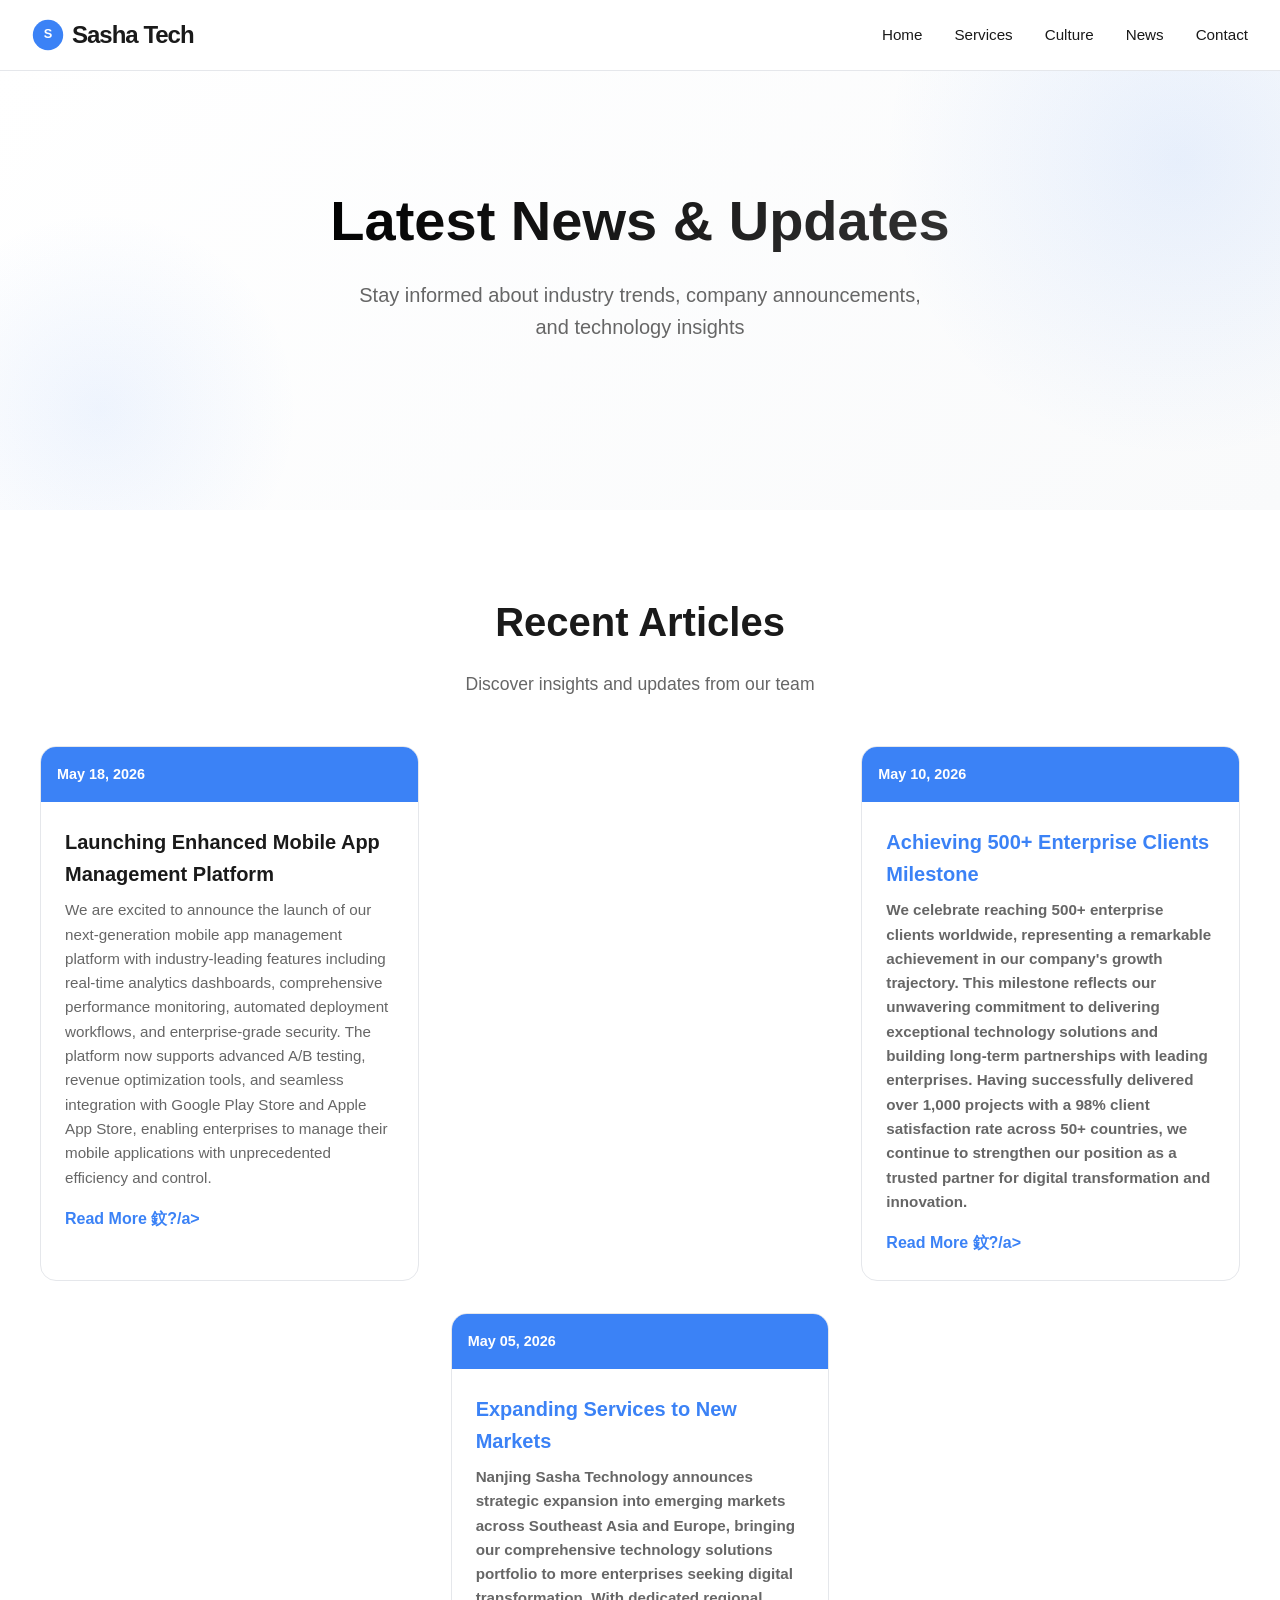
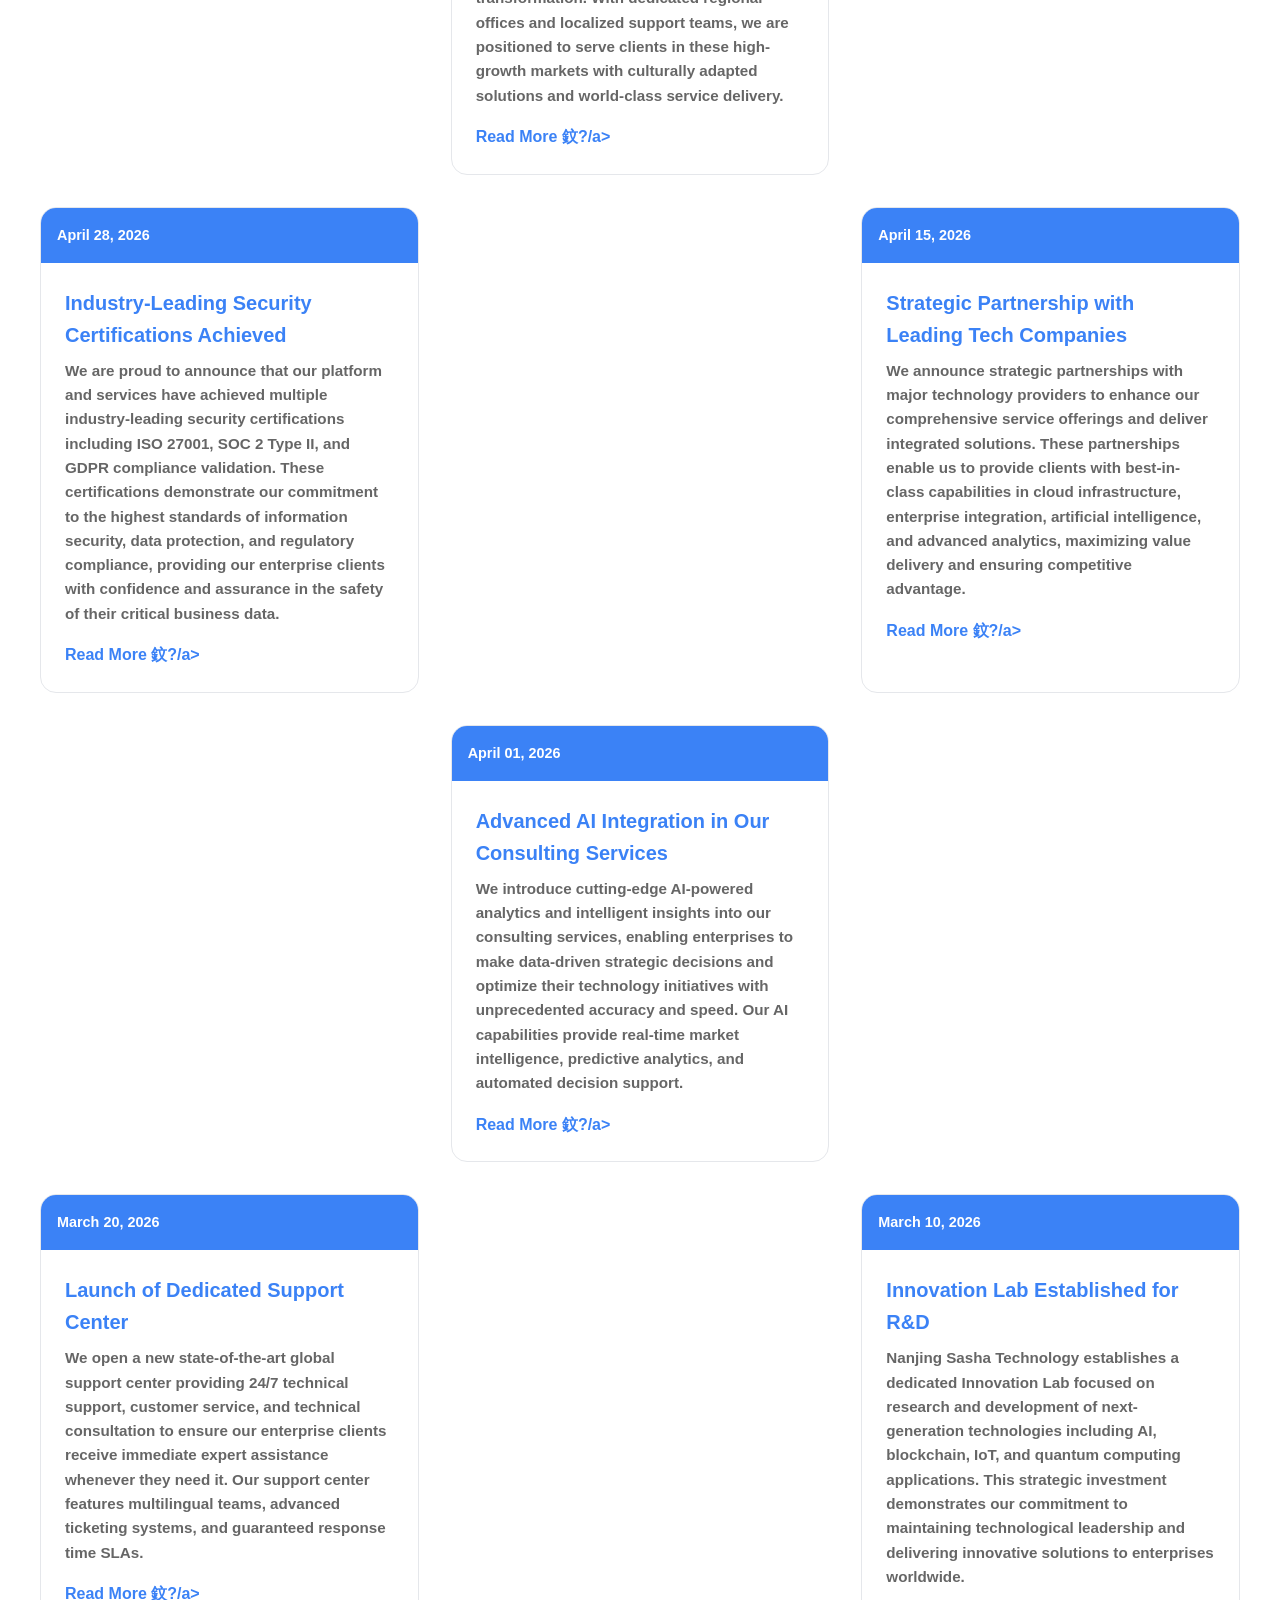
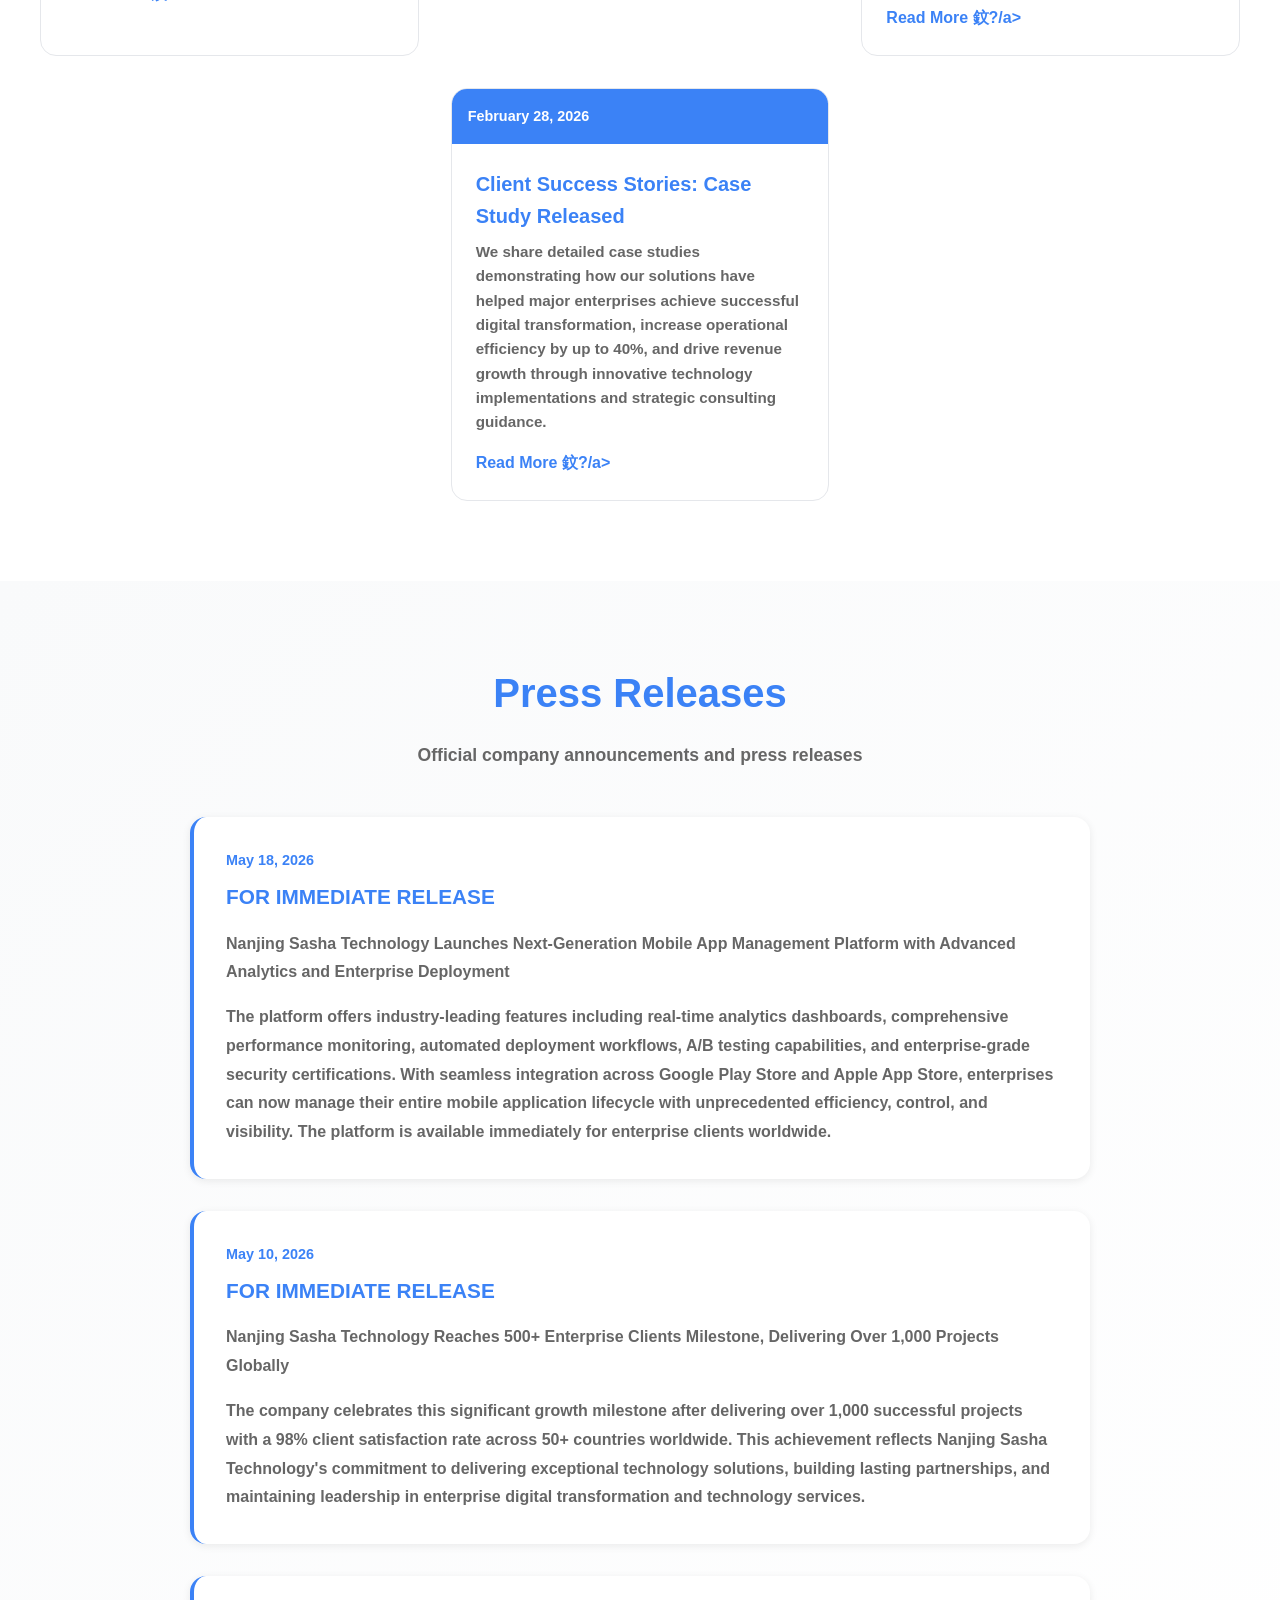
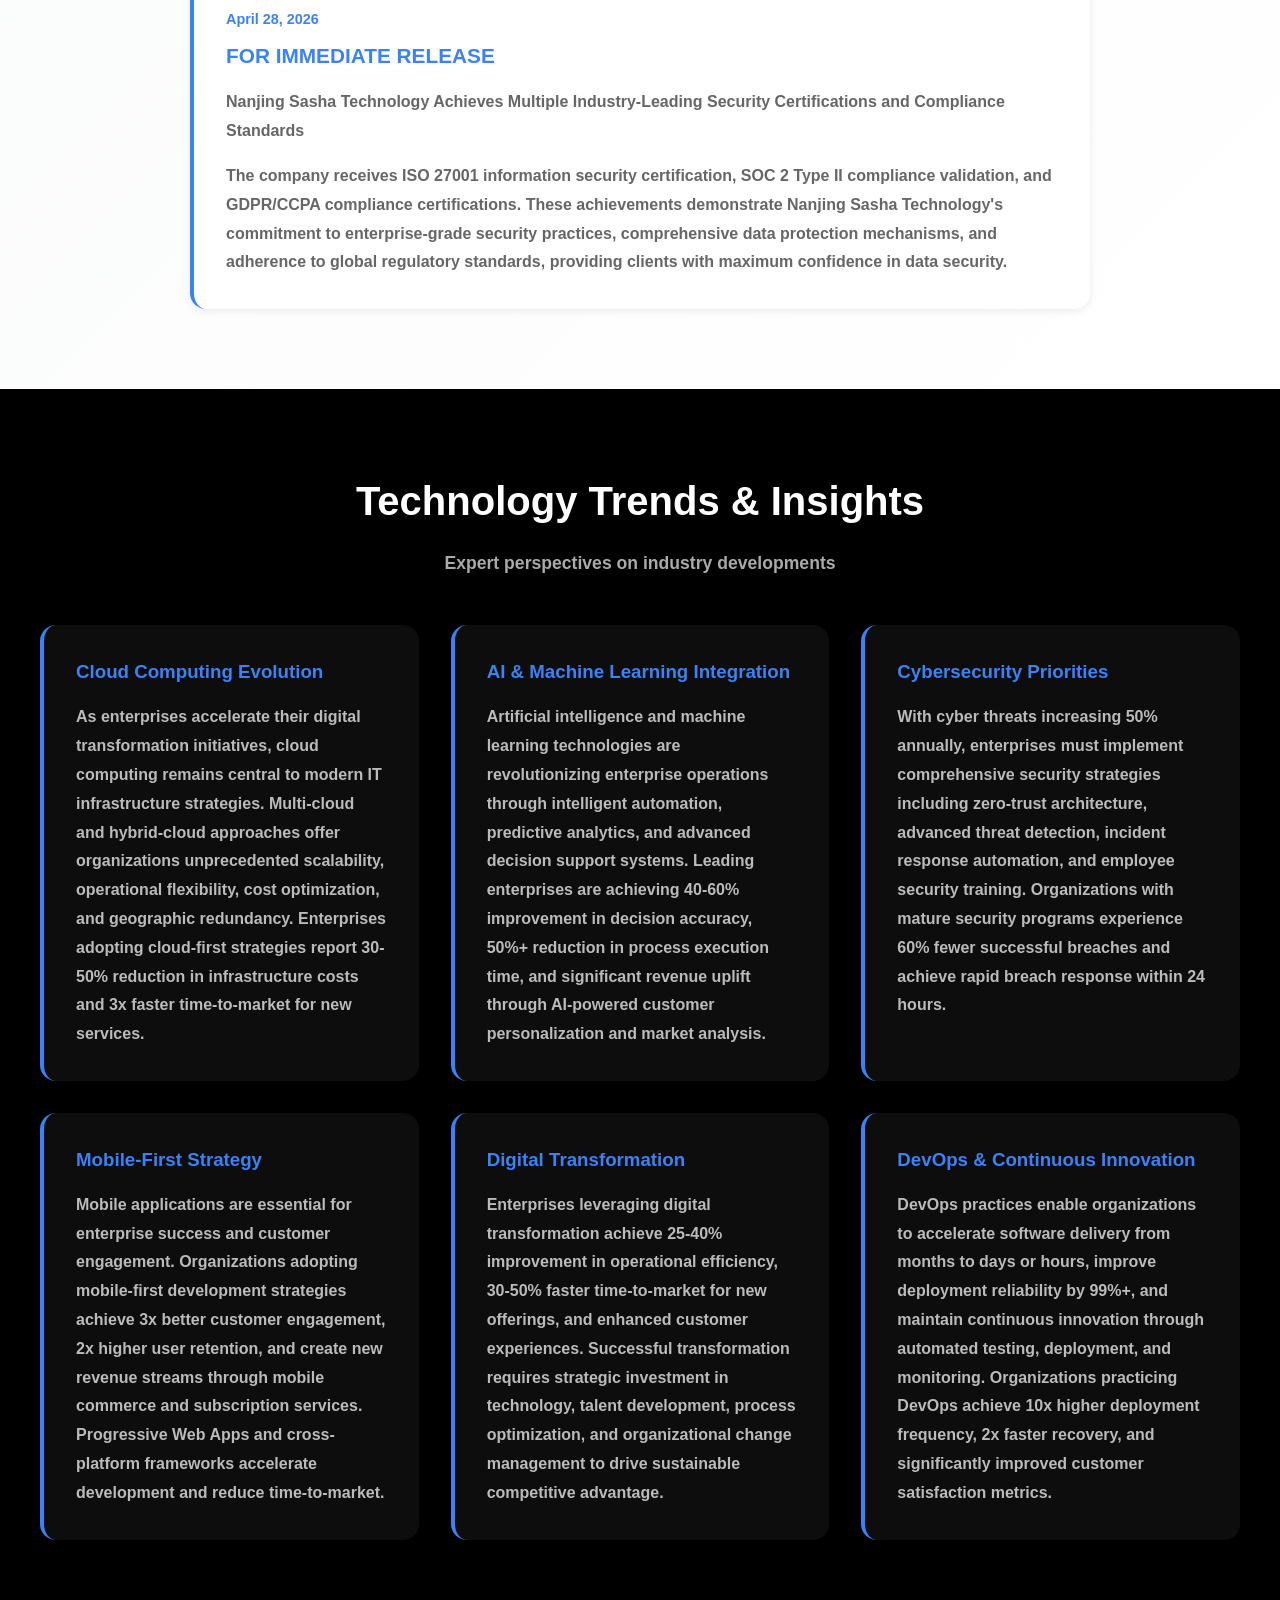
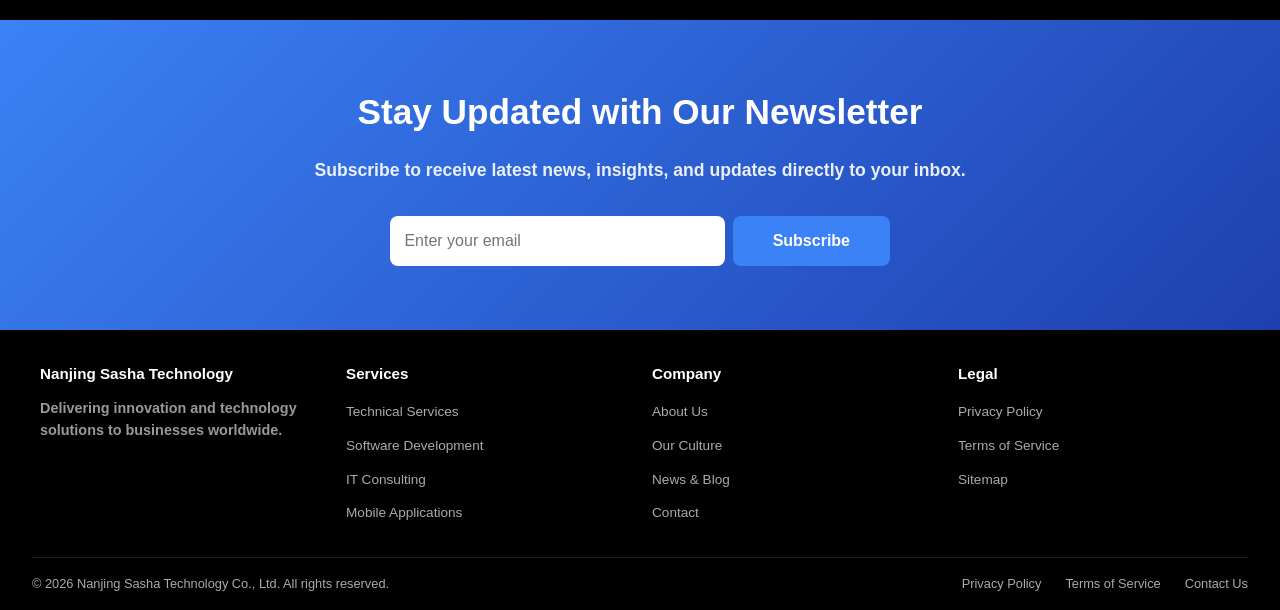
<file: news.html>
﻿<!DOCTYPE html>
<html lang="en">
<head>
  <meta charset="UTF-8">
  <meta name="viewport" content="width=device-width, initial-scale=1.0">
  <meta name="description" content="Latest news and updates from Nanjing Sasha Technology - industry insights, company announcements, and technology trends.">
  <meta name="keywords" content="news, blog, updates, technology trends, company announcements, industry insights">
  <meta name="author" content="Nanjing Sasha Technology Co., Ltd">
  <meta property="og:title" content="News & Updates - Nanjing Sasha Technology">
  <meta property="og:description" content="Stay updated with latest news from Nanjing Sasha Technology.">
  
  <title>News & Updates - Nanjing Sasha Technology</title>
  <link rel="canonical" href="https://njsashatech.com/news.html">
  <link rel="icon" type="image/svg+xml" href="./images/logo.svg">
  <link rel="stylesheet" href="./css/styles.css">
</head>
<body>
  <!-- Header Navigation -->
  <header>
    <nav class="navbar">
      <a href="./index.html" class="logo">
        <svg viewBox="0 0 200 200" width="32" height="32">
          <circle cx="100" cy="100" r="95" fill="#3b82f6"/>
          <text x="100" y="120" text-anchor="middle" font-size="80" font-weight="bold" fill="white" font-family="Arial">S</text>
        </svg>
        Sasha Tech
      </a>
      <button class="mobile-menu-btn">Menu</button>
      <nav>
        <ul>
          <li><a href="./index.html">Home</a></li>
          <li><a href="./services.html">Services</a></li>
          <li><a href="./culture.html">Culture</a></li>
          <li><a href="./news.html">News</a></li>
          <li><a href="./contact.html">Contact</a></li>
        </ul>
      </nav>
    </nav>
  </header>

  <!-- Hero Section -->
  <section class="hero" style="margin-top: 60px; min-height: 50vh;">
    <div class="hero-content">
      <h1>Latest News & Updates</h1>
      <p>Stay informed about industry trends, company announcements, and technology insights</p>
    </div>
  </section>

  <!-- News Section -->
  <section>
    <div class="container">
      <h2 class="section-title fade-in">Recent Articles</h2>
      <p class="section-subtitle fade-in">Discover insights and updates from our team</p>
      
      <div class="news-grid">
        <div class="news-card fade-in">
          <div class="news-date">May 18, 2026</div>
          <div class="news-content">
            <h3>Launching Enhanced Mobile App Management Platform</h3>
            <p class="news-excerpt">We are excited to announce the launch of our next-generation mobile app management platform with industry-leading features including real-time analytics dashboards, comprehensive performance monitoring, automated deployment workflows, and enterprise-grade security. The platform now supports advanced A/B testing, revenue optimization tools, and seamless integration with Google Play Store and Apple App Store, enabling enterprises to manage their mobile applications with unprecedented efficiency and control.</p>
            <a href="#" class="read-more">Read More 鈫?/a>
          </div>
        </div>

        <div class="news-card fade-in">
          <div class="news-date">May 10, 2026</div>
          <div class="news-content">
            <h3>Achieving 500+ Enterprise Clients Milestone</h3>
            <p class="news-excerpt">We celebrate reaching 500+ enterprise clients worldwide, representing a remarkable achievement in our company's growth trajectory. This milestone reflects our unwavering commitment to delivering exceptional technology solutions and building long-term partnerships with leading enterprises. Having successfully delivered over 1,000 projects with a 98% client satisfaction rate across 50+ countries, we continue to strengthen our position as a trusted partner for digital transformation and innovation.</p>
            <a href="#" class="read-more">Read More 鈫?/a>
          </div>
        </div>

        <div class="news-card fade-in">
          <div class="news-date">May 05, 2026</div>
          <div class="news-content">
            <h3>Expanding Services to New Markets</h3>
            <p class="news-excerpt">Nanjing Sasha Technology announces strategic expansion into emerging markets across Southeast Asia and Europe, bringing our comprehensive technology solutions portfolio to more enterprises seeking digital transformation. With dedicated regional offices and localized support teams, we are positioned to serve clients in these high-growth markets with culturally adapted solutions and world-class service delivery.</p>
            <a href="#" class="read-more">Read More 鈫?/a>
          </div>
        </div>

        <div class="news-card fade-in">
          <div class="news-date">April 28, 2026</div>
          <div class="news-content">
            <h3>Industry-Leading Security Certifications Achieved</h3>
            <p class="news-excerpt">We are proud to announce that our platform and services have achieved multiple industry-leading security certifications including ISO 27001, SOC 2 Type II, and GDPR compliance validation. These certifications demonstrate our commitment to the highest standards of information security, data protection, and regulatory compliance, providing our enterprise clients with confidence and assurance in the safety of their critical business data.</p>
            <a href="#" class="read-more">Read More 鈫?/a>
          </div>
        </div>

        <div class="news-card fade-in">
          <div class="news-date">April 15, 2026</div>
          <div class="news-content">
            <h3>Strategic Partnership with Leading Tech Companies</h3>
            <p class="news-excerpt">We announce strategic partnerships with major technology providers to enhance our comprehensive service offerings and deliver integrated solutions. These partnerships enable us to provide clients with best-in-class capabilities in cloud infrastructure, enterprise integration, artificial intelligence, and advanced analytics, maximizing value delivery and ensuring competitive advantage.</p>
            <a href="#" class="read-more">Read More 鈫?/a>
          </div>
        </div>

        <div class="news-card fade-in">
          <div class="news-date">April 01, 2026</div>
          <div class="news-content">
            <h3>Advanced AI Integration in Our Consulting Services</h3>
            <p class="news-excerpt">We introduce cutting-edge AI-powered analytics and intelligent insights into our consulting services, enabling enterprises to make data-driven strategic decisions and optimize their technology initiatives with unprecedented accuracy and speed. Our AI capabilities provide real-time market intelligence, predictive analytics, and automated decision support.</p>
            <a href="#" class="read-more">Read More 鈫?/a>
          </div>
        </div>

        <div class="news-card fade-in">
          <div class="news-date">March 20, 2026</div>
          <div class="news-content">
            <h3>Launch of Dedicated Support Center</h3>
            <p class="news-excerpt">We open a new state-of-the-art global support center providing 24/7 technical support, customer service, and technical consultation to ensure our enterprise clients receive immediate expert assistance whenever they need it. Our support center features multilingual teams, advanced ticketing systems, and guaranteed response time SLAs.</p>
            <a href="#" class="read-more">Read More 鈫?/a>
          </div>
        </div>

        <div class="news-card fade-in">
          <div class="news-date">March 10, 2026</div>
          <div class="news-content">
            <h3>Innovation Lab Established for R&D</h3>
            <p class="news-excerpt">Nanjing Sasha Technology establishes a dedicated Innovation Lab focused on research and development of next-generation technologies including AI, blockchain, IoT, and quantum computing applications. This strategic investment demonstrates our commitment to maintaining technological leadership and delivering innovative solutions to enterprises worldwide.</p>
            <a href="#" class="read-more">Read More 鈫?/a>
          </div>
        </div>

        <div class="news-card fade-in">
          <div class="news-date">February 28, 2026</div>
          <div class="news-content">
            <h3>Client Success Stories: Case Study Released</h3>
            <p class="news-excerpt">We share detailed case studies demonstrating how our solutions have helped major enterprises achieve successful digital transformation, increase operational efficiency by up to 40%, and drive revenue growth through innovative technology implementations and strategic consulting guidance.</p>
            <a href="#" class="read-more">Read More 鈫?/a>
          </div>
        </div>
      </div>
    </div>
  </section>

  <!-- Press Release Section -->
  <section style="background: linear-gradient(135deg, #f9fafb 0%, #ffffff 100%);">
    <div class="container">
      <h2 class="section-title fade-in">Press Releases</h2>
      <p class="section-subtitle fade-in">Official company announcements and press releases</p>
      
      <div style="max-width: 900px; margin: 0 auto; margin-top: 3rem;">
        <div style="background: white; padding: 2rem; border-radius: 1rem; border-left: 4px solid #3b82f6; margin-bottom: 2rem; box-shadow: 0 2px 8px rgba(0,0,0,0.08);">
          <div style="color: #3b82f6; font-size: 0.9rem; font-weight: 600; margin-bottom: 0.5rem;">May 18, 2026</div>
          <h3 style="font-size: 1.3rem; margin-bottom: 1rem;">FOR IMMEDIATE RELEASE</h3>
          <p style="color: #666; line-height: 1.8; margin-bottom: 1rem;">
            <strong>Nanjing Sasha Technology Launches Next-Generation Mobile App Management Platform with Advanced Analytics and Enterprise Deployment</strong>
          </p>
          <p style="color: #666; line-height: 1.8;">
            The platform offers industry-leading features including real-time analytics dashboards, comprehensive performance monitoring, automated deployment workflows, A/B testing capabilities, and enterprise-grade security certifications. With seamless integration across Google Play Store and Apple App Store, enterprises can now manage their entire mobile application lifecycle with unprecedented efficiency, control, and visibility. The platform is available immediately for enterprise clients worldwide.
          </p>
        </div>

        <div style="background: white; padding: 2rem; border-radius: 1rem; border-left: 4px solid #3b82f6; margin-bottom: 2rem; box-shadow: 0 2px 8px rgba(0,0,0,0.08);">
          <div style="color: #3b82f6; font-size: 0.9rem; font-weight: 600; margin-bottom: 0.5rem;">May 10, 2026</div>
          <h3 style="font-size: 1.3rem; margin-bottom: 1rem;">FOR IMMEDIATE RELEASE</h3>
          <p style="color: #666; line-height: 1.8; margin-bottom: 1rem;">
            <strong>Nanjing Sasha Technology Reaches 500+ Enterprise Clients Milestone, Delivering Over 1,000 Projects Globally</strong>
          </p>
          <p style="color: #666; line-height: 1.8;">
            The company celebrates this significant growth milestone after delivering over 1,000 successful projects with a 98% client satisfaction rate across 50+ countries worldwide. This achievement reflects Nanjing Sasha Technology's commitment to delivering exceptional technology solutions, building lasting partnerships, and maintaining leadership in enterprise digital transformation and technology services.
          </p>
        </div>

        <div style="background: white; padding: 2rem; border-radius: 1rem; border-left: 4px solid #3b82f6; box-shadow: 0 2px 8px rgba(0,0,0,0.08);">
          <div style="color: #3b82f6; font-size: 0.9rem; font-weight: 600; margin-bottom: 0.5rem;">April 28, 2026</div>
          <h3 style="font-size: 1.3rem; margin-bottom: 1rem;">FOR IMMEDIATE RELEASE</h3>
          <p style="color: #666; line-height: 1.8; margin-bottom: 1rem;">
            <strong>Nanjing Sasha Technology Achieves Multiple Industry-Leading Security Certifications and Compliance Standards</strong>
          </p>
          <p style="color: #666; line-height: 1.8;">
            The company receives ISO 27001 information security certification, SOC 2 Type II compliance validation, and GDPR/CCPA compliance certifications. These achievements demonstrate Nanjing Sasha Technology's commitment to enterprise-grade security practices, comprehensive data protection mechanisms, and adherence to global regulatory standards, providing clients with maximum confidence in data security.
          </p>
        </div>
      </div>
    </div>
  </section>

  <!-- Industry Insights Section -->
  <section style="background: var(--primary-color); color: white;">
    <div class="container">
      <h2 class="section-title" style="color: white;">Technology Trends & Insights</h2>
      <p class="section-subtitle" style="color: #aaa;">Expert perspectives on industry developments</p>
      
      <div style="display: grid; grid-template-columns: repeat(auto-fit, minmax(300px, 1fr)); gap: 2rem; margin-top: 3rem;">
        <div style="background: rgba(255,255,255,0.05); padding: 2rem; border-radius: 1rem; border-left: 4px solid #3b82f6;">
          <h3 style="color: #3b82f6; margin-bottom: 1rem;">Cloud Computing Evolution</h3>
          <p style="color: #bbb; line-height: 1.8;">As enterprises accelerate their digital transformation initiatives, cloud computing remains central to modern IT infrastructure strategies. Multi-cloud and hybrid-cloud approaches offer organizations unprecedented scalability, operational flexibility, cost optimization, and geographic redundancy. Enterprises adopting cloud-first strategies report 30-50% reduction in infrastructure costs and 3x faster time-to-market for new services.</p>
        </div>

        <div style="background: rgba(255,255,255,0.05); padding: 2rem; border-radius: 1rem; border-left: 4px solid #3b82f6;">
          <h3 style="color: #3b82f6; margin-bottom: 1rem;">AI & Machine Learning Integration</h3>
          <p style="color: #bbb; line-height: 1.8;">Artificial intelligence and machine learning technologies are revolutionizing enterprise operations through intelligent automation, predictive analytics, and advanced decision support systems. Leading enterprises are achieving 40-60% improvement in decision accuracy, 50%+ reduction in process execution time, and significant revenue uplift through AI-powered customer personalization and market analysis.</p>
        </div>

        <div style="background: rgba(255,255,255,0.05); padding: 2rem; border-radius: 1rem; border-left: 4px solid #3b82f6;">
          <h3 style="color: #3b82f6; margin-bottom: 1rem;">Cybersecurity Priorities</h3>
          <p style="color: #bbb; line-height: 1.8;">With cyber threats increasing 50% annually, enterprises must implement comprehensive security strategies including zero-trust architecture, advanced threat detection, incident response automation, and employee security training. Organizations with mature security programs experience 60% fewer successful breaches and achieve rapid breach response within 24 hours.</p>
        </div>

        <div style="background: rgba(255,255,255,0.05); padding: 2rem; border-radius: 1rem; border-left: 4px solid #3b82f6;">
          <h3 style="color: #3b82f6; margin-bottom: 1rem;">Mobile-First Strategy</h3>
          <p style="color: #bbb; line-height: 1.8;">Mobile applications are essential for enterprise success and customer engagement. Organizations adopting mobile-first development strategies achieve 3x better customer engagement, 2x higher user retention, and create new revenue streams through mobile commerce and subscription services. Progressive Web Apps and cross-platform frameworks accelerate development and reduce time-to-market.</p>
        </div>

        <div style="background: rgba(255,255,255,0.05); padding: 2rem; border-radius: 1rem; border-left: 4px solid #3b82f6;">
          <h3 style="color: #3b82f6; margin-bottom: 1rem;">Digital Transformation</h3>
          <p style="color: #bbb; line-height: 1.8;">Enterprises leveraging digital transformation achieve 25-40% improvement in operational efficiency, 30-50% faster time-to-market for new offerings, and enhanced customer experiences. Successful transformation requires strategic investment in technology, talent development, process optimization, and organizational change management to drive sustainable competitive advantage.</p>
        </div>

        <div style="background: rgba(255,255,255,0.05); padding: 2rem; border-radius: 1rem; border-left: 4px solid #3b82f6;">
          <h3 style="color: #3b82f6; margin-bottom: 1rem;">DevOps & Continuous Innovation</h3>
          <p style="color: #bbb; line-height: 1.8;">DevOps practices enable organizations to accelerate software delivery from months to days or hours, improve deployment reliability by 99%+, and maintain continuous innovation through automated testing, deployment, and monitoring. Organizations practicing DevOps achieve 10x higher deployment frequency, 2x faster recovery, and significantly improved customer satisfaction metrics.</p>
        </div>
      </div>
    </div>
  </section>

  <!-- CTA Section -->
  <section style="background: linear-gradient(135deg, #3b82f6 0%, #1e40af 100%); color: white; text-align: center; padding: 4rem 2rem;">
    <div class="container">
      <h2 style="font-size: 2.2rem; margin-bottom: 1rem;">Stay Updated with Our Newsletter</h2>
      <p style="font-size: 1.1rem; margin-bottom: 2rem; opacity: 0.9;">Subscribe to receive latest news, insights, and updates directly to your inbox.</p>
      <form style="max-width: 500px; margin: 0 auto;">
        <div style="display: flex; gap: 0.5rem;">
          <input type="email" placeholder="Enter your email" required style="flex: 1; padding: 0.9rem; border: none; border-radius: 0.5rem; font-size: 1rem;"/>
          <button type="submit" class="btn btn-primary" style="background: #3b82f6; color: white; flex-shrink: 0;">Subscribe</button>
        </div>
      </form>
    </div>
  </section>

  <!-- Footer -->
  <footer>
    <div class="footer-content">
      <div class="footer-section">
        <h4>Nanjing Sasha Technology</h4>
        <p style="color: #999; font-size: 0.9rem; margin-top: 0.5rem;">Delivering innovation and technology solutions to businesses worldwide.</p>
      </div>
      
      <div class="footer-section">
        <h4>Services</h4>
        <ul>
          <li><a href="./services.html">Technical Services</a></li>
          <li><a href="./services.html">Software Development</a></li>
          <li><a href="./services.html">IT Consulting</a></li>
          <li><a href="./services.html">Mobile Applications</a></li>
        </ul>
      </div>
      
      <div class="footer-section">
        <h4>Company</h4>
        <ul>
          <li><a href="./culture.html">About Us</a></li>
          <li><a href="./culture.html">Our Culture</a></li>
          <li><a href="./news.html">News & Blog</a></li>
          <li><a href="./contact.html">Contact</a></li>
        </ul>
      </div>
      
      <div class="footer-section">
        <h4>Legal</h4>
        <ul>
          <li><a href="./privacy.html">Privacy Policy</a></li>
          <li><a href="./terms.html">Terms of Service</a></li>
          <li><a href="#">Sitemap</a></li>
        </ul>
      </div>
    </div>
    
    <div class="footer-bottom">
      <div>&copy; 2026 Nanjing Sasha Technology Co., Ltd. All rights reserved.</div>
      <div class="footer-links">
        <a href="./privacy.html">Privacy Policy</a>
        <a href="./terms.html">Terms of Service</a>
        <a href="./contact.html">Contact Us</a>
      </div>
    </div>
  </footer>

  <script src="./js/main.js"></script>
</body>
</html>
</file>
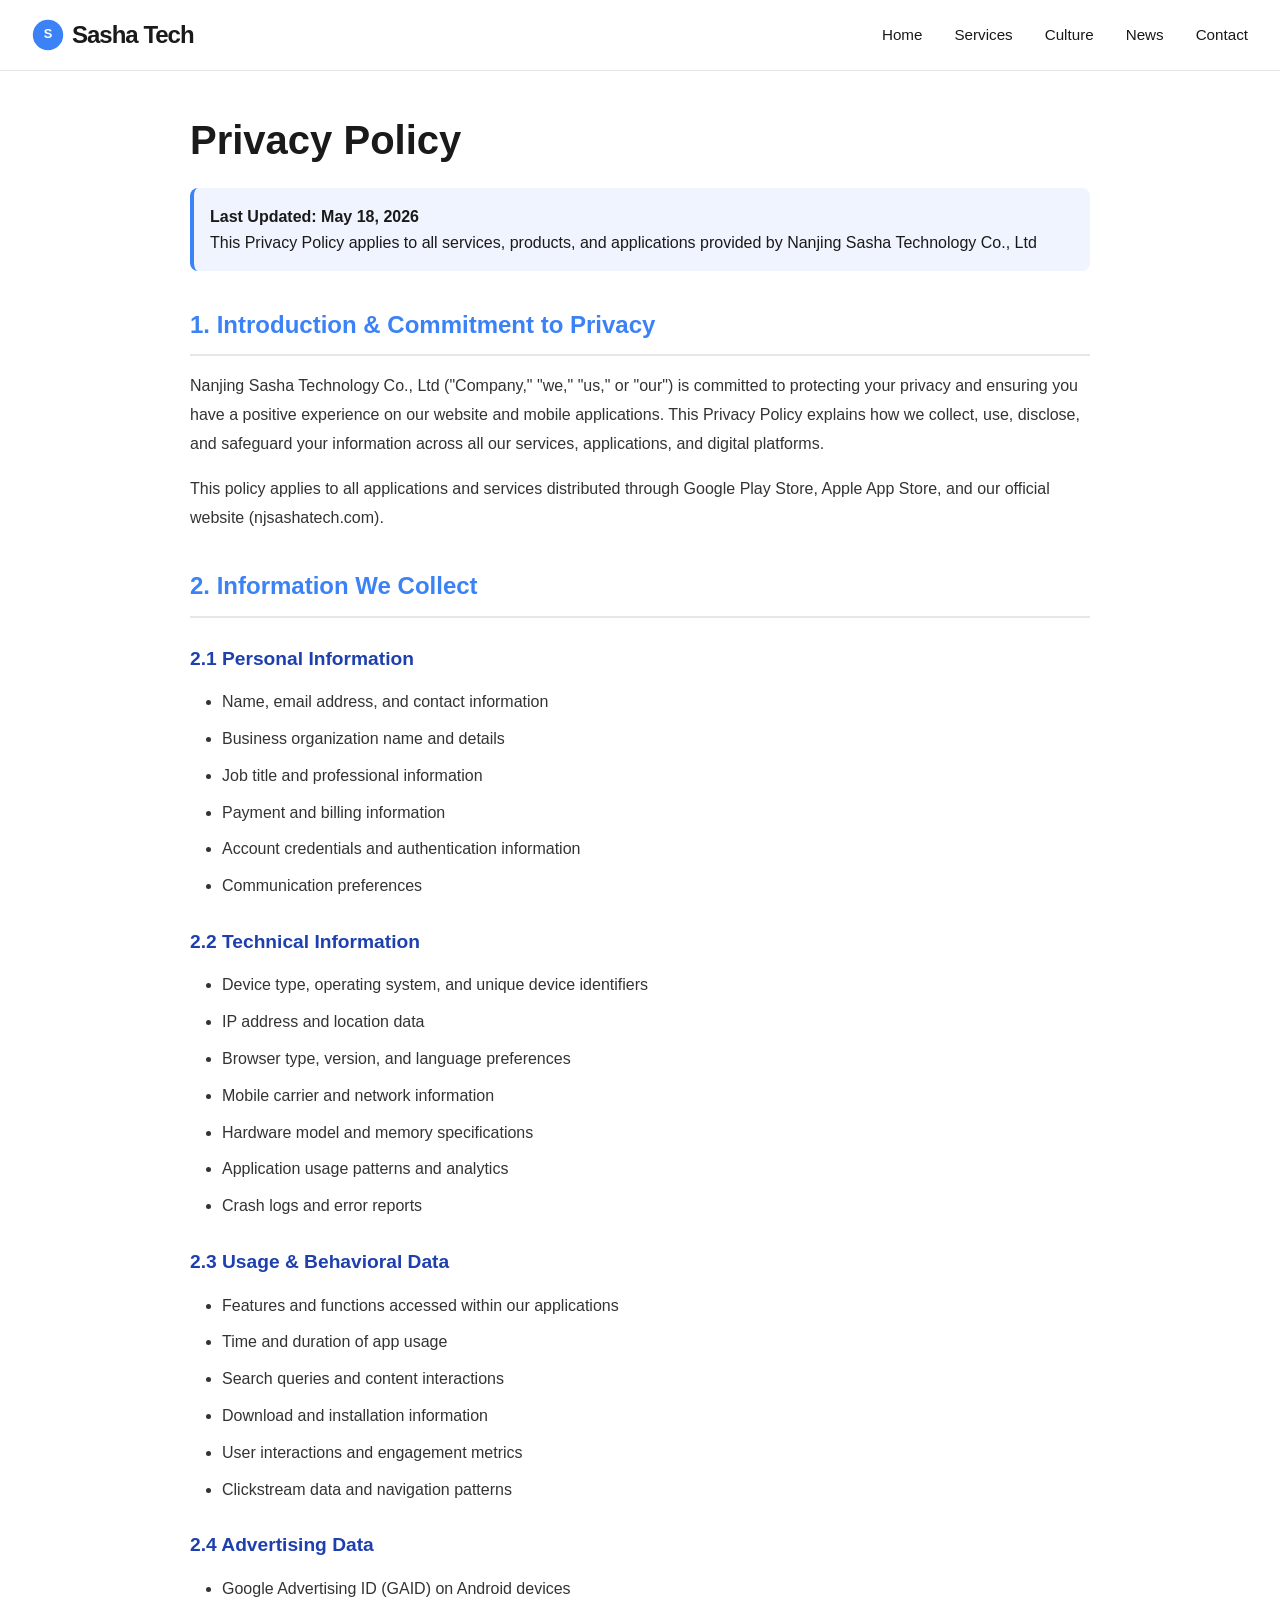
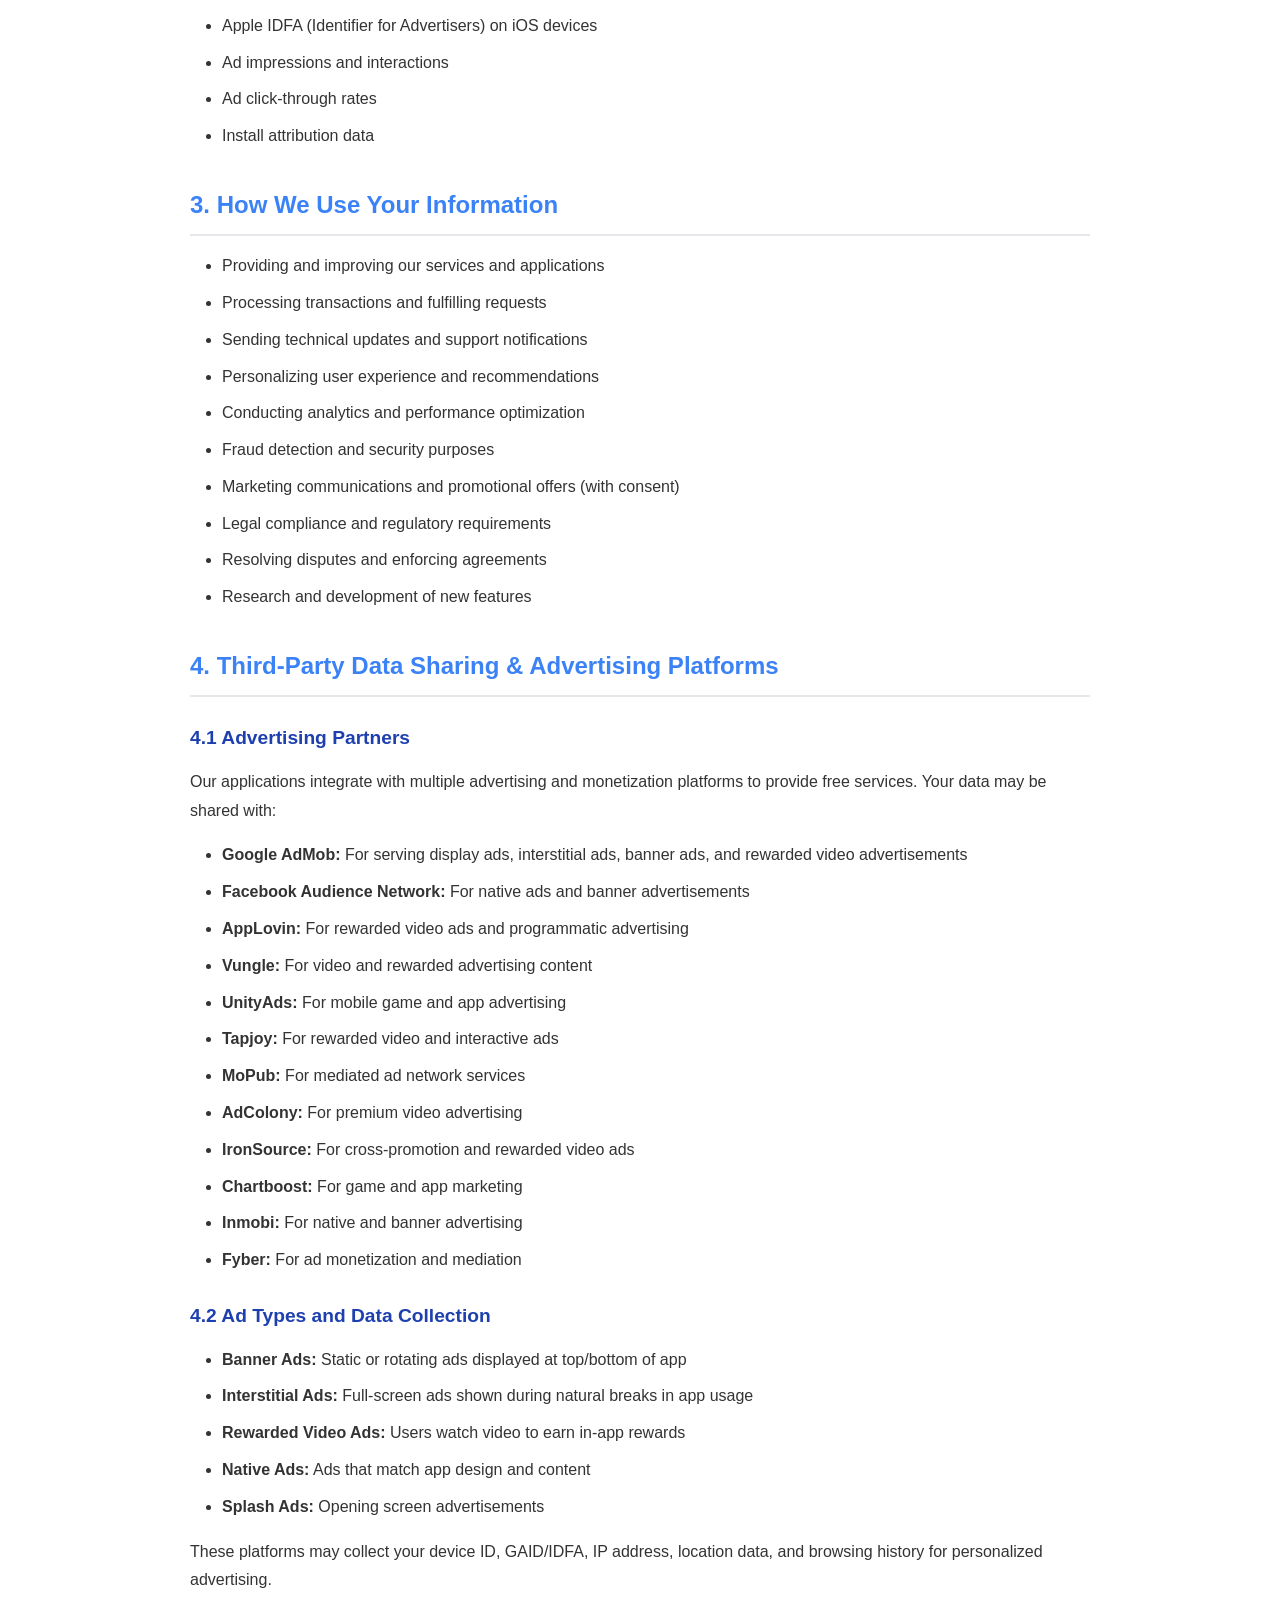
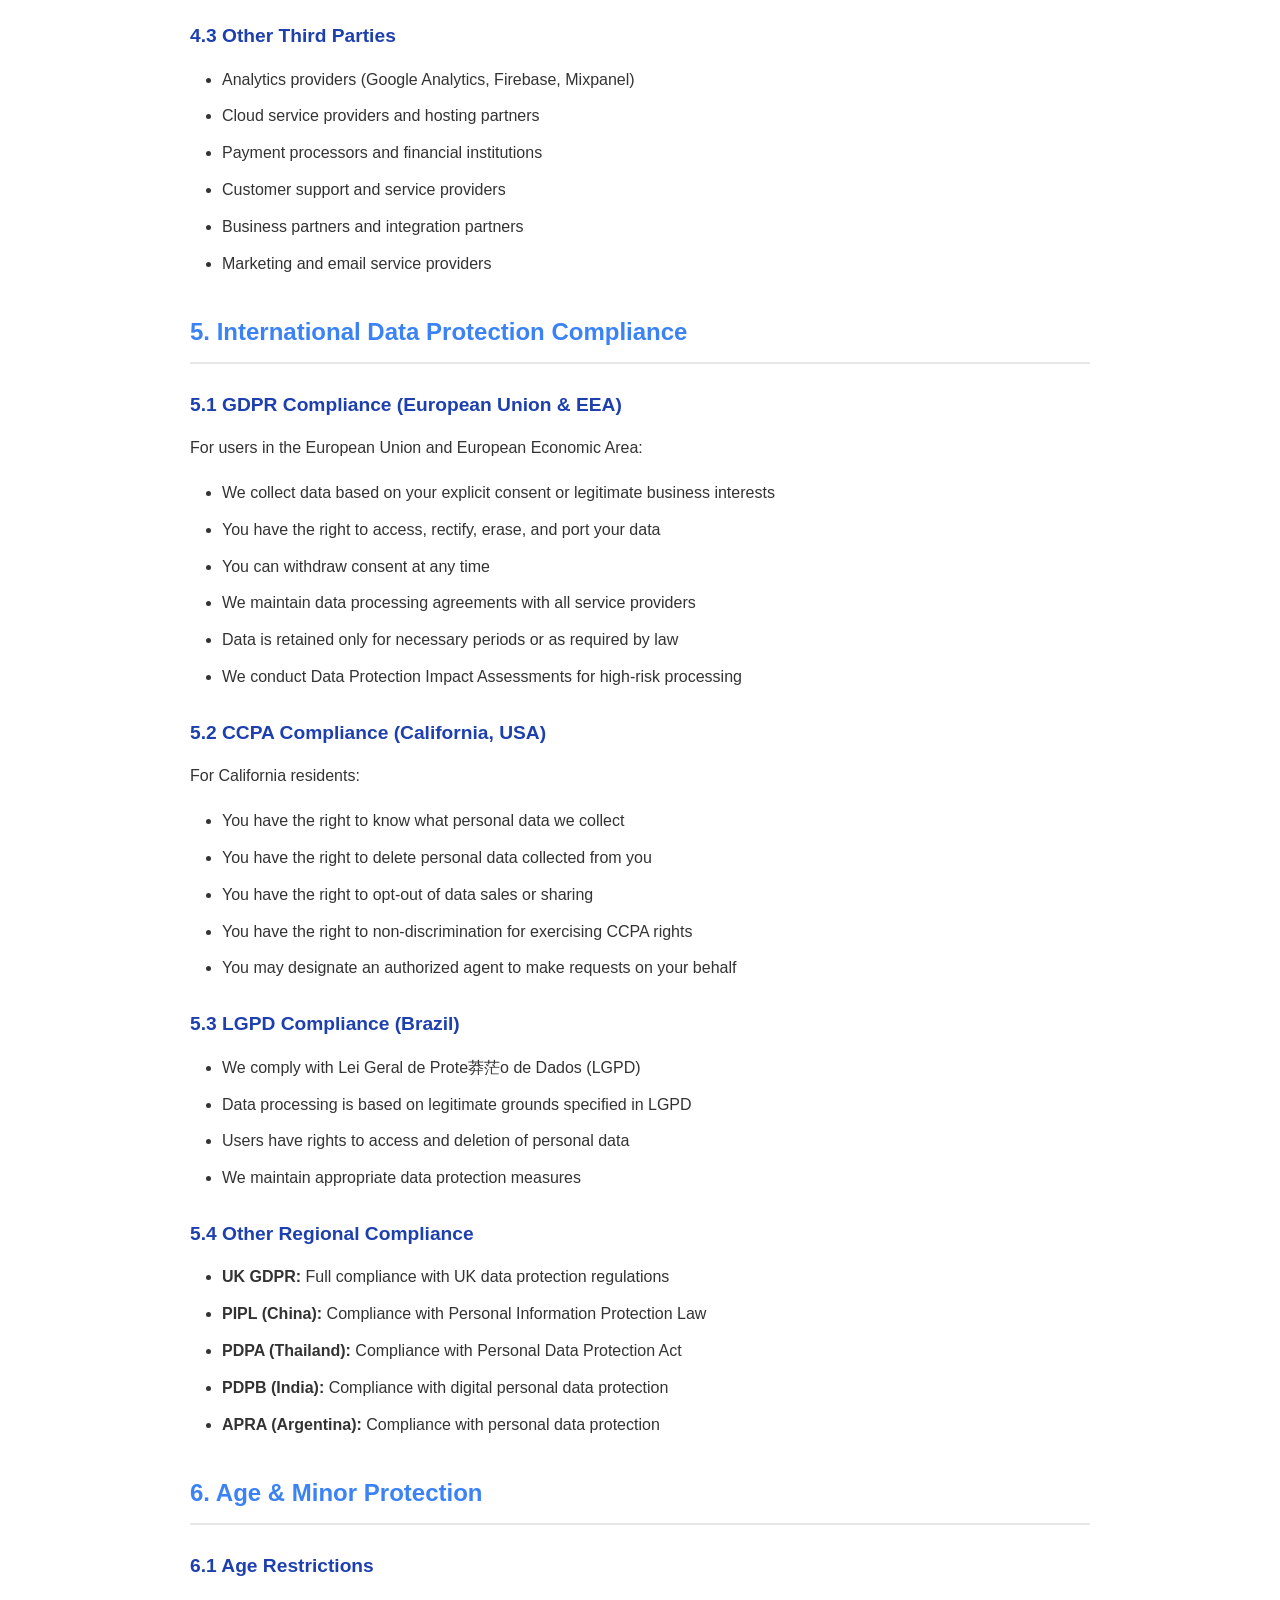
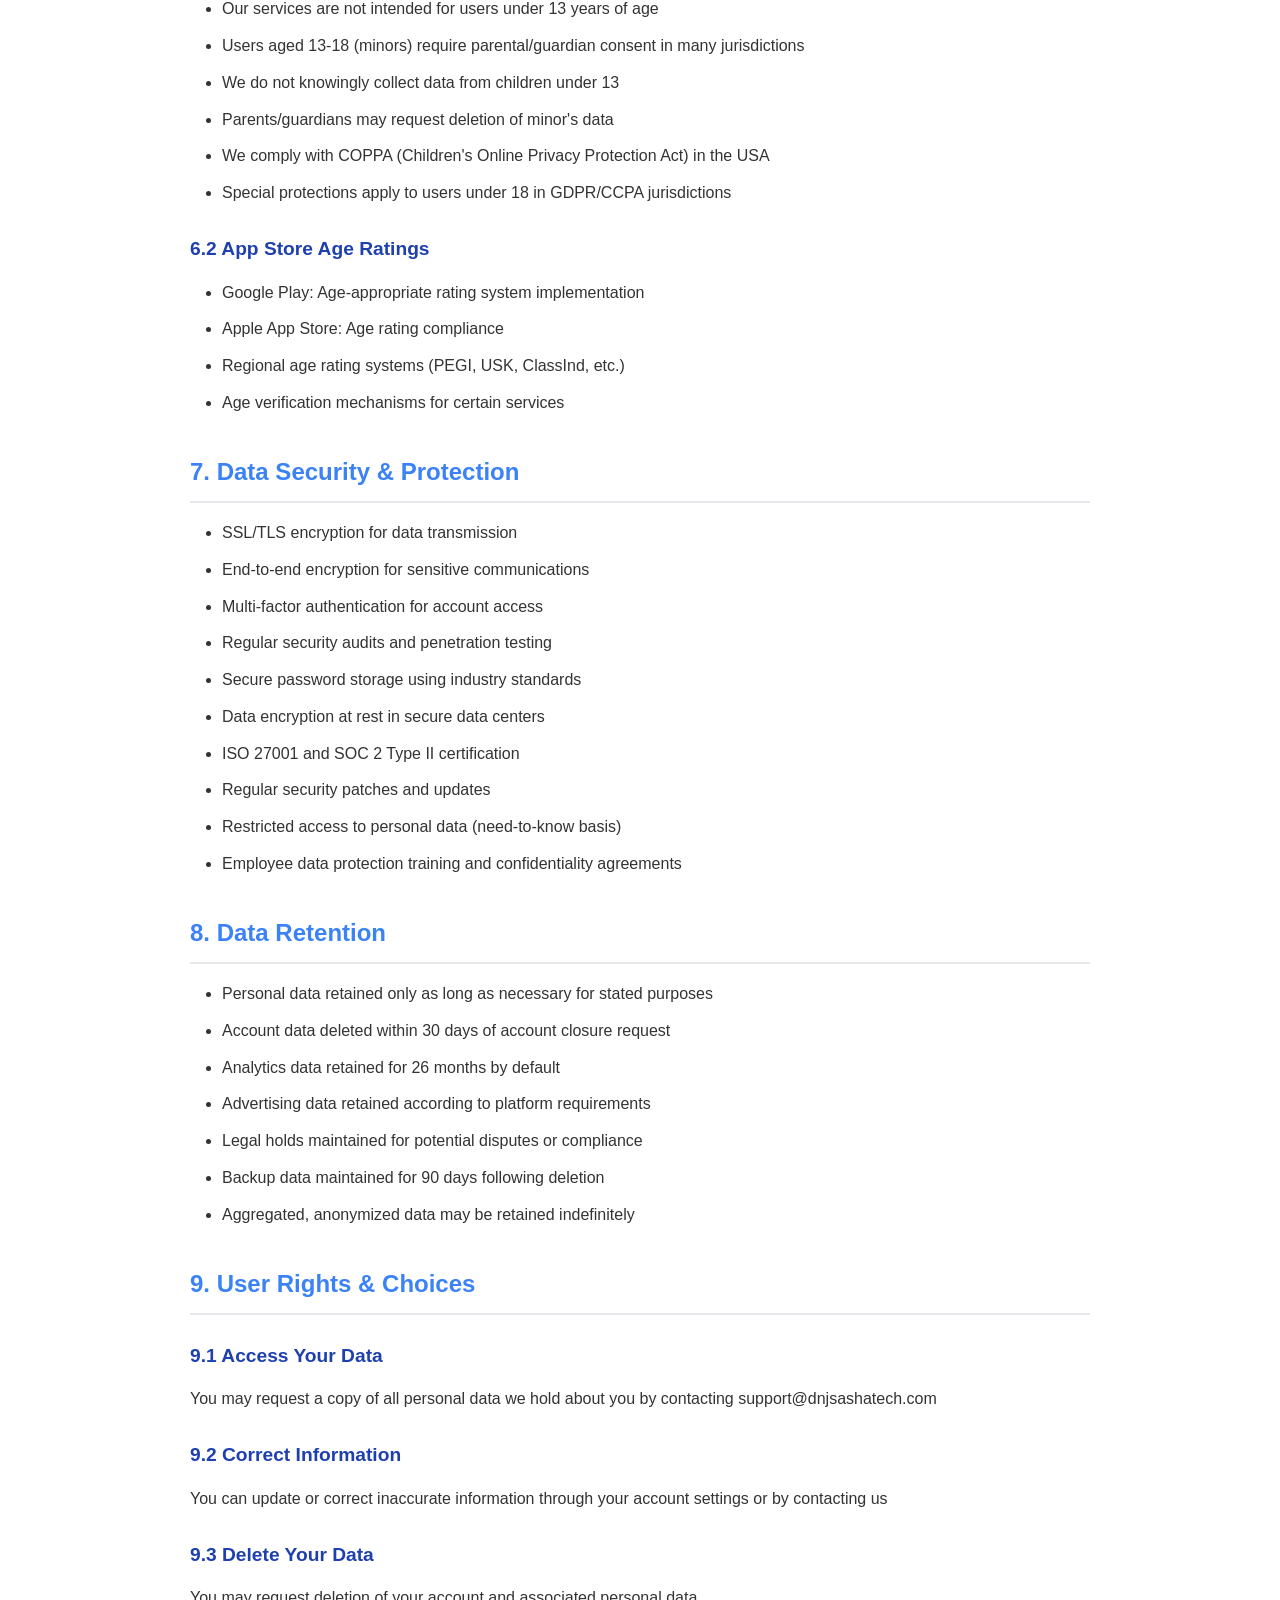
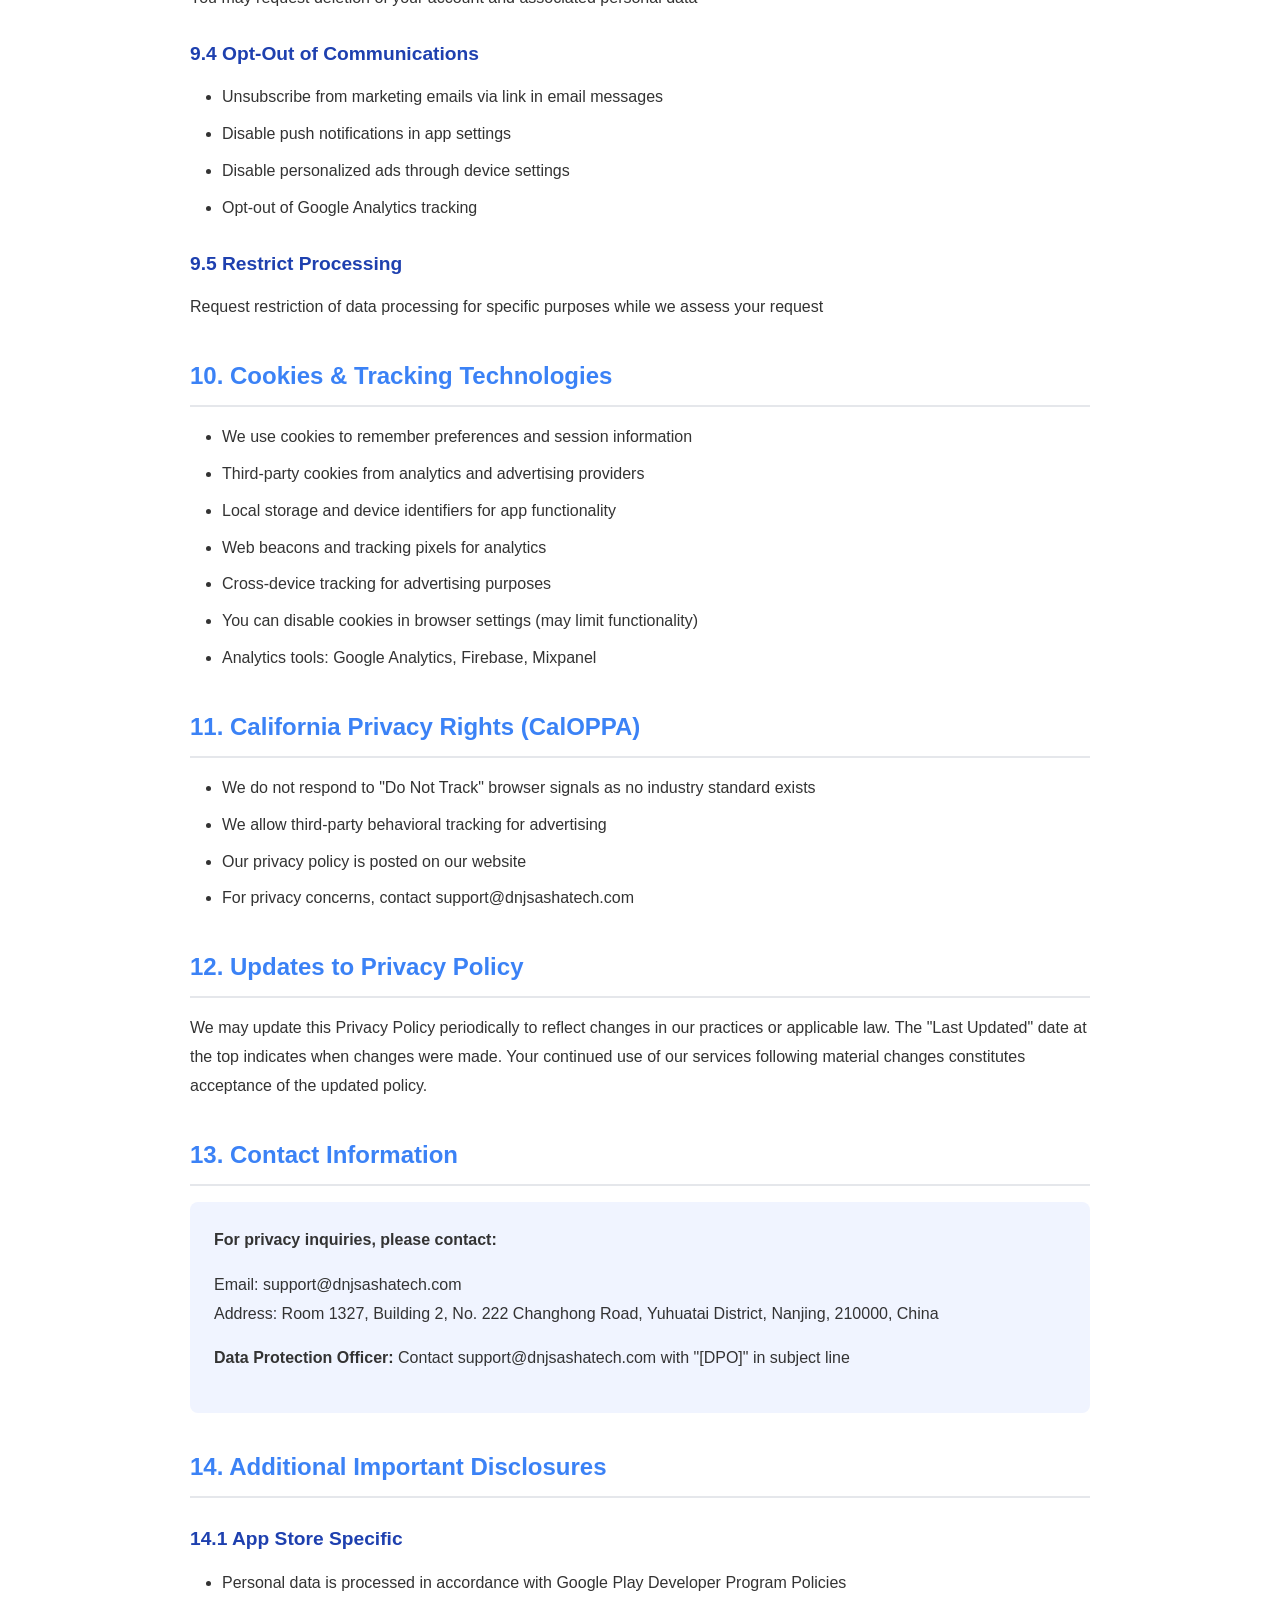
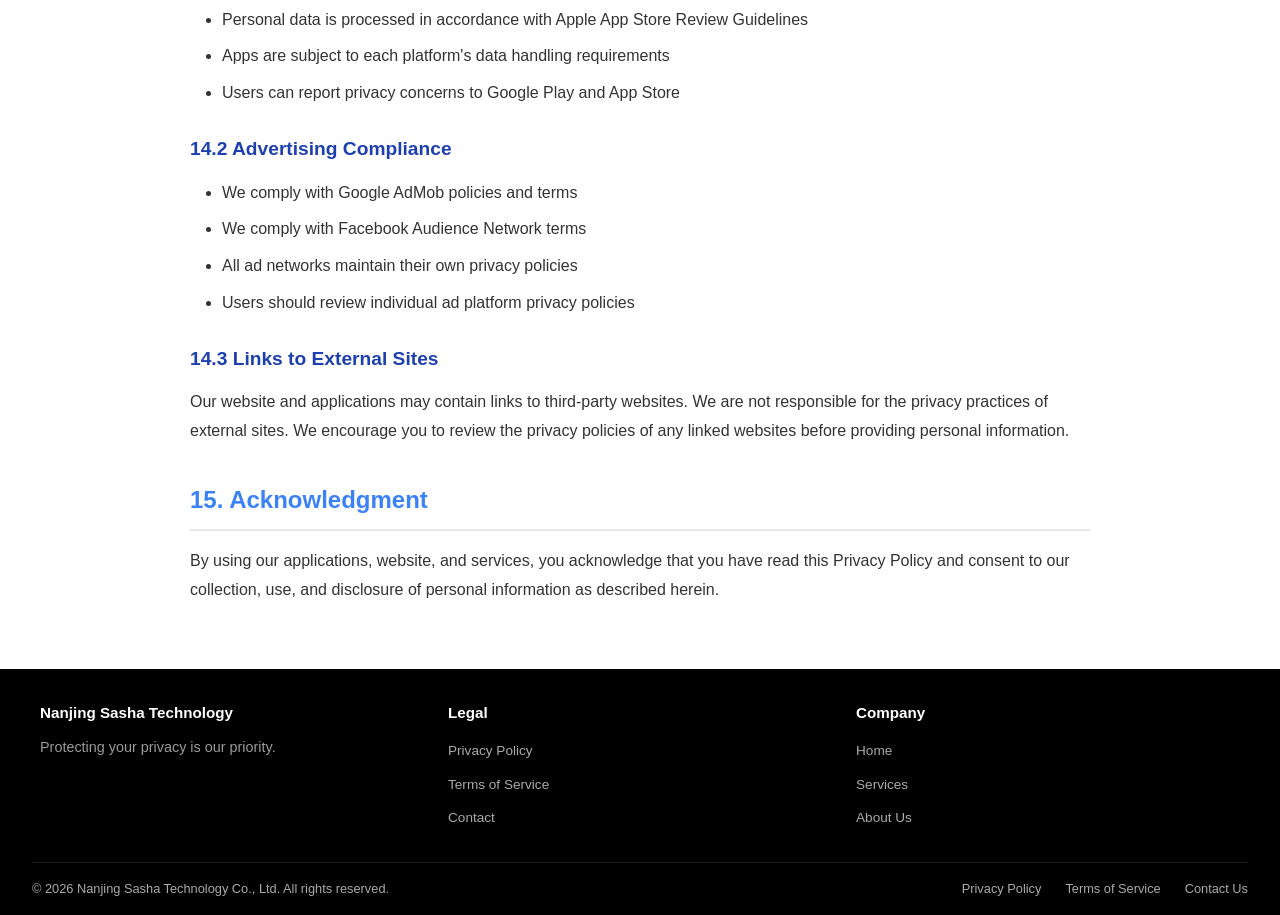
<file: privacy.html>
﻿<!DOCTYPE html>
<html lang="en">
<head>
  <meta charset="UTF-8">
  <meta name="viewport" content="width=device-width, initial-scale=1.0">
  <meta name="description" content="Privacy Policy - Nanjing Sasha Technology. Comprehensive privacy policy covering data protection, app store compliance, GDPR, CCPA, and international regulations.">
  <meta name="keywords" content="privacy policy, data protection, GDPR, CCPA, data privacy, user privacy">
  <meta name="author" content="Nanjing Sasha Technology Co., Ltd">
  
  <title>Privacy Policy - Nanjing Sasha Technology</title>
  <link rel="canonical" href="https://njsashatech.com/privacy.html">
  <link rel="icon" type="image/svg+xml" href="./images/logo.svg">
  <link rel="stylesheet" href="./css/styles.css">
  <style>
    .privacy-content {
      line-height: 1.8;
      color: #333;
    }
    .privacy-content h2 {
      font-size: 1.5rem;
      margin-top: 2rem;
      margin-bottom: 1rem;
      color: #3b82f6;
      border-bottom: 2px solid #e5e7eb;
      padding-bottom: 0.5rem;
    }
    .privacy-content h3 {
      font-size: 1.2rem;
      margin-top: 1.5rem;
      margin-bottom: 0.75rem;
      color: #1e40af;
    }
    .privacy-content p {
      margin-bottom: 1rem;
    }
    .privacy-content ul {
      list-style: disc;
      margin-left: 2rem;
      margin-bottom: 1rem;
    }
    .privacy-content li {
      margin-bottom: 0.5rem;
    }
    .last-updated {
      background: #f0f4ff;
      padding: 1rem;
      border-left: 4px solid #3b82f6;
      border-radius: 0.5rem;
      margin-bottom: 2rem;
    }
  </style>
</head>
<body>
  <!-- Header Navigation -->
  <header>
    <nav class="navbar">
      <a href="./index.html" class="logo">
        <svg viewBox="0 0 200 200" width="32" height="32">
          <circle cx="100" cy="100" r="95" fill="#3b82f6"/>
          <text x="100" y="120" text-anchor="middle" font-size="80" font-weight="bold" fill="white" font-family="Arial">S</text>
        </svg>
        Sasha Tech
      </a>
      <button class="mobile-menu-btn">Menu</button>
      <nav>
        <ul>
          <li><a href="./index.html">Home</a></li>
          <li><a href="./services.html">Services</a></li>
          <li><a href="./culture.html">Culture</a></li>
          <li><a href="./news.html">News</a></li>
          <li><a href="./contact.html">Contact</a></li>
        </ul>
      </nav>
    </nav>
  </header>

  <!-- Content Section -->
  <section style="margin-top: 60px; padding: 3rem 2rem;">
    <div class="container" style="max-width: 900px;">
      <h1 style="font-size: 2.5rem; margin-bottom: 1rem;">Privacy Policy</h1>
      
      <div class="last-updated">
        <strong>Last Updated: May 18, 2026</strong><br/>
        This Privacy Policy applies to all services, products, and applications provided by Nanjing Sasha Technology Co., Ltd
      </div>

      <div class="privacy-content">
        <h2>1. Introduction & Commitment to Privacy</h2>
        <p>Nanjing Sasha Technology Co., Ltd ("Company," "we," "us," or "our") is committed to protecting your privacy and ensuring you have a positive experience on our website and mobile applications. This Privacy Policy explains how we collect, use, disclose, and safeguard your information across all our services, applications, and digital platforms.</p>
        
        <p>This policy applies to all applications and services distributed through Google Play Store, Apple App Store, and our official website (njsashatech.com).</p>

        <h2>2. Information We Collect</h2>
        
        <h3>2.1 Personal Information</h3>
        <ul>
          <li>Name, email address, and contact information</li>
          <li>Business organization name and details</li>
          <li>Job title and professional information</li>
          <li>Payment and billing information</li>
          <li>Account credentials and authentication information</li>
          <li>Communication preferences</li>
        </ul>

        <h3>2.2 Technical Information</h3>
        <ul>
          <li>Device type, operating system, and unique device identifiers</li>
          <li>IP address and location data</li>
          <li>Browser type, version, and language preferences</li>
          <li>Mobile carrier and network information</li>
          <li>Hardware model and memory specifications</li>
          <li>Application usage patterns and analytics</li>
          <li>Crash logs and error reports</li>
        </ul>

        <h3>2.3 Usage & Behavioral Data</h3>
        <ul>
          <li>Features and functions accessed within our applications</li>
          <li>Time and duration of app usage</li>
          <li>Search queries and content interactions</li>
          <li>Download and installation information</li>
          <li>User interactions and engagement metrics</li>
          <li>Clickstream data and navigation patterns</li>
        </ul>

        <h3>2.4 Advertising Data</h3>
        <ul>
          <li>Google Advertising ID (GAID) on Android devices</li>
          <li>Apple IDFA (Identifier for Advertisers) on iOS devices</li>
          <li>Ad impressions and interactions</li>
          <li>Ad click-through rates</li>
          <li>Install attribution data</li>
        </ul>

        <h2>3. How We Use Your Information</h2>
        <ul>
          <li>Providing and improving our services and applications</li>
          <li>Processing transactions and fulfilling requests</li>
          <li>Sending technical updates and support notifications</li>
          <li>Personalizing user experience and recommendations</li>
          <li>Conducting analytics and performance optimization</li>
          <li>Fraud detection and security purposes</li>
          <li>Marketing communications and promotional offers (with consent)</li>
          <li>Legal compliance and regulatory requirements</li>
          <li>Resolving disputes and enforcing agreements</li>
          <li>Research and development of new features</li>
        </ul>

        <h2>4. Third-Party Data Sharing & Advertising Platforms</h2>
        
        <h3>4.1 Advertising Partners</h3>
        <p>Our applications integrate with multiple advertising and monetization platforms to provide free services. Your data may be shared with:</p>
        <ul>
          <li><strong>Google AdMob:</strong> For serving display ads, interstitial ads, banner ads, and rewarded video advertisements</li>
          <li><strong>Facebook Audience Network:</strong> For native ads and banner advertisements</li>
          <li><strong>AppLovin:</strong> For rewarded video ads and programmatic advertising</li>
          <li><strong>Vungle:</strong> For video and rewarded advertising content</li>
          <li><strong>UnityAds:</strong> For mobile game and app advertising</li>
          <li><strong>Tapjoy:</strong> For rewarded video and interactive ads</li>
          <li><strong>MoPub:</strong> For mediated ad network services</li>
          <li><strong>AdColony:</strong> For premium video advertising</li>
          <li><strong>IronSource:</strong> For cross-promotion and rewarded video ads</li>
          <li><strong>Chartboost:</strong> For game and app marketing</li>
          <li><strong>Inmobi:</strong> For native and banner advertising</li>
          <li><strong>Fyber:</strong> For ad monetization and mediation</li>
        </ul>

        <h3>4.2 Ad Types and Data Collection</h3>
        <ul>
          <li><strong>Banner Ads:</strong> Static or rotating ads displayed at top/bottom of app</li>
          <li><strong>Interstitial Ads:</strong> Full-screen ads shown during natural breaks in app usage</li>
          <li><strong>Rewarded Video Ads:</strong> Users watch video to earn in-app rewards</li>
          <li><strong>Native Ads:</strong> Ads that match app design and content</li>
          <li><strong>Splash Ads:</strong> Opening screen advertisements</li>
        </ul>

        <p>These platforms may collect your device ID, GAID/IDFA, IP address, location data, and browsing history for personalized advertising.</p>

        <h3>4.3 Other Third Parties</h3>
        <ul>
          <li>Analytics providers (Google Analytics, Firebase, Mixpanel)</li>
          <li>Cloud service providers and hosting partners</li>
          <li>Payment processors and financial institutions</li>
          <li>Customer support and service providers</li>
          <li>Business partners and integration partners</li>
          <li>Marketing and email service providers</li>
        </ul>

        <h2>5. International Data Protection Compliance</h2>
        
        <h3>5.1 GDPR Compliance (European Union & EEA)</h3>
        <p>For users in the European Union and European Economic Area:</p>
        <ul>
          <li>We collect data based on your explicit consent or legitimate business interests</li>
          <li>You have the right to access, rectify, erase, and port your data</li>
          <li>You can withdraw consent at any time</li>
          <li>We maintain data processing agreements with all service providers</li>
          <li>Data is retained only for necessary periods or as required by law</li>
          <li>We conduct Data Protection Impact Assessments for high-risk processing</li>
        </ul>

        <h3>5.2 CCPA Compliance (California, USA)</h3>
        <p>For California residents:</p>
        <ul>
          <li>You have the right to know what personal data we collect</li>
          <li>You have the right to delete personal data collected from you</li>
          <li>You have the right to opt-out of data sales or sharing</li>
          <li>You have the right to non-discrimination for exercising CCPA rights</li>
          <li>You may designate an authorized agent to make requests on your behalf</li>
        </ul>

        <h3>5.3 LGPD Compliance (Brazil)</h3>
        <ul>
          <li>We comply with Lei Geral de Prote莽茫o de Dados (LGPD)</li>
          <li>Data processing is based on legitimate grounds specified in LGPD</li>
          <li>Users have rights to access and deletion of personal data</li>
          <li>We maintain appropriate data protection measures</li>
        </ul>

        <h3>5.4 Other Regional Compliance</h3>
        <ul>
          <li><strong>UK GDPR:</strong> Full compliance with UK data protection regulations</li>
          <li><strong>PIPL (China):</strong> Compliance with Personal Information Protection Law</li>
          <li><strong>PDPA (Thailand):</strong> Compliance with Personal Data Protection Act</li>
          <li><strong>PDPB (India):</strong> Compliance with digital personal data protection</li>
          <li><strong>APRA (Argentina):</strong> Compliance with personal data protection</li>
        </ul>

        <h2>6. Age & Minor Protection</h2>
        
        <h3>6.1 Age Restrictions</h3>
        <ul>
          <li>Our services are not intended for users under 13 years of age</li>
          <li>Users aged 13-18 (minors) require parental/guardian consent in many jurisdictions</li>
          <li>We do not knowingly collect data from children under 13</li>
          <li>Parents/guardians may request deletion of minor's data</li>
          <li>We comply with COPPA (Children's Online Privacy Protection Act) in the USA</li>
          <li>Special protections apply to users under 18 in GDPR/CCPA jurisdictions</li>
        </ul>

        <h3>6.2 App Store Age Ratings</h3>
        <ul>
          <li>Google Play: Age-appropriate rating system implementation</li>
          <li>Apple App Store: Age rating compliance</li>
          <li>Regional age rating systems (PEGI, USK, ClassInd, etc.)</li>
          <li>Age verification mechanisms for certain services</li>
        </ul>

        <h2>7. Data Security & Protection</h2>
        <ul>
          <li>SSL/TLS encryption for data transmission</li>
          <li>End-to-end encryption for sensitive communications</li>
          <li>Multi-factor authentication for account access</li>
          <li>Regular security audits and penetration testing</li>
          <li>Secure password storage using industry standards</li>
          <li>Data encryption at rest in secure data centers</li>
          <li>ISO 27001 and SOC 2 Type II certification</li>
          <li>Regular security patches and updates</li>
          <li>Restricted access to personal data (need-to-know basis)</li>
          <li>Employee data protection training and confidentiality agreements</li>
        </ul>

        <h2>8. Data Retention</h2>
        <ul>
          <li>Personal data retained only as long as necessary for stated purposes</li>
          <li>Account data deleted within 30 days of account closure request</li>
          <li>Analytics data retained for 26 months by default</li>
          <li>Advertising data retained according to platform requirements</li>
          <li>Legal holds maintained for potential disputes or compliance</li>
          <li>Backup data maintained for 90 days following deletion</li>
          <li>Aggregated, anonymized data may be retained indefinitely</li>
        </ul>

        <h2>9. User Rights & Choices</h2>
        
        <h3>9.1 Access Your Data</h3>
        <p>You may request a copy of all personal data we hold about you by contacting support@dnjsashatech.com</p>

        <h3>9.2 Correct Information</h3>
        <p>You can update or correct inaccurate information through your account settings or by contacting us</p>

        <h3>9.3 Delete Your Data</h3>
        <p>You may request deletion of your account and associated personal data</p>

        <h3>9.4 Opt-Out of Communications</h3>
        <ul>
          <li>Unsubscribe from marketing emails via link in email messages</li>
          <li>Disable push notifications in app settings</li>
          <li>Disable personalized ads through device settings</li>
          <li>Opt-out of Google Analytics tracking</li>
        </ul>

        <h3>9.5 Restrict Processing</h3>
        <p>Request restriction of data processing for specific purposes while we assess your request</p>

        <h2>10. Cookies & Tracking Technologies</h2>
        <ul>
          <li>We use cookies to remember preferences and session information</li>
          <li>Third-party cookies from analytics and advertising providers</li>
          <li>Local storage and device identifiers for app functionality</li>
          <li>Web beacons and tracking pixels for analytics</li>
          <li>Cross-device tracking for advertising purposes</li>
          <li>You can disable cookies in browser settings (may limit functionality)</li>
          <li>Analytics tools: Google Analytics, Firebase, Mixpanel</li>
        </ul>

        <h2>11. California Privacy Rights (CalOPPA)</h2>
        <ul>
          <li>We do not respond to "Do Not Track" browser signals as no industry standard exists</li>
          <li>We allow third-party behavioral tracking for advertising</li>
          <li>Our privacy policy is posted on our website</li>
          <li>For privacy concerns, contact support@dnjsashatech.com</li>
        </ul>

        <h2>12. Updates to Privacy Policy</h2>
        <p>We may update this Privacy Policy periodically to reflect changes in our practices or applicable law. The "Last Updated" date at the top indicates when changes were made. Your continued use of our services following material changes constitutes acceptance of the updated policy.</p>

        <h2>13. Contact Information</h2>
        <div style="background: #f0f4ff; padding: 1.5rem; border-radius: 0.5rem; margin-top: 1rem;">
          <p><strong>For privacy inquiries, please contact:</strong></p>
          <p>Email: support@dnjsashatech.com<br/>
          Address: Room 1327, Building 2, No. 222 Changhong Road, Yuhuatai District, Nanjing, 210000, China</p>
          <p><strong>Data Protection Officer:</strong> Contact support@dnjsashatech.com with "[DPO]" in subject line</p>
        </div>

        <h2>14. Additional Important Disclosures</h2>
        
        <h3>14.1 App Store Specific</h3>
        <ul>
          <li>Personal data is processed in accordance with Google Play Developer Program Policies</li>
          <li>Personal data is processed in accordance with Apple App Store Review Guidelines</li>
          <li>Apps are subject to each platform's data handling requirements</li>
          <li>Users can report privacy concerns to Google Play and App Store</li>
        </ul>

        <h3>14.2 Advertising Compliance</h3>
        <ul>
          <li>We comply with Google AdMob policies and terms</li>
          <li>We comply with Facebook Audience Network terms</li>
          <li>All ad networks maintain their own privacy policies</li>
          <li>Users should review individual ad platform privacy policies</li>
        </ul>

        <h3>14.3 Links to External Sites</h3>
        <p>Our website and applications may contain links to third-party websites. We are not responsible for the privacy practices of external sites. We encourage you to review the privacy policies of any linked websites before providing personal information.</p>

        <h2>15. Acknowledgment</h2>
        <p>By using our applications, website, and services, you acknowledge that you have read this Privacy Policy and consent to our collection, use, and disclosure of personal information as described herein.</p>
      </div>
    </div>
  </section>

  <!-- Footer -->
  <footer>
    <div class="footer-content">
      <div class="footer-section">
        <h4>Nanjing Sasha Technology</h4>
        <p style="color: #999; font-size: 0.9rem; margin-top: 0.5rem;">Protecting your privacy is our priority.</p>
      </div>
      
      <div class="footer-section">
        <h4>Legal</h4>
        <ul>
          <li><a href="./privacy.html">Privacy Policy</a></li>
          <li><a href="./terms.html">Terms of Service</a></li>
          <li><a href="./contact.html">Contact</a></li>
        </ul>
      </div>
      
      <div class="footer-section">
        <h4>Company</h4>
        <ul>
          <li><a href="./index.html">Home</a></li>
          <li><a href="./services.html">Services</a></li>
          <li><a href="./culture.html">About Us</a></li>
        </ul>
      </div>
    </div>
    
    <div class="footer-bottom">
      <div>&copy; 2026 Nanjing Sasha Technology Co., Ltd. All rights reserved.</div>
      <div class="footer-links">
        <a href="./privacy.html">Privacy Policy</a>
        <a href="./terms.html">Terms of Service</a>
        <a href="./contact.html">Contact Us</a>
      </div>
    </div>
  </footer>

  <script src="./js/main.js"></script>
</body>
</html>
</file>
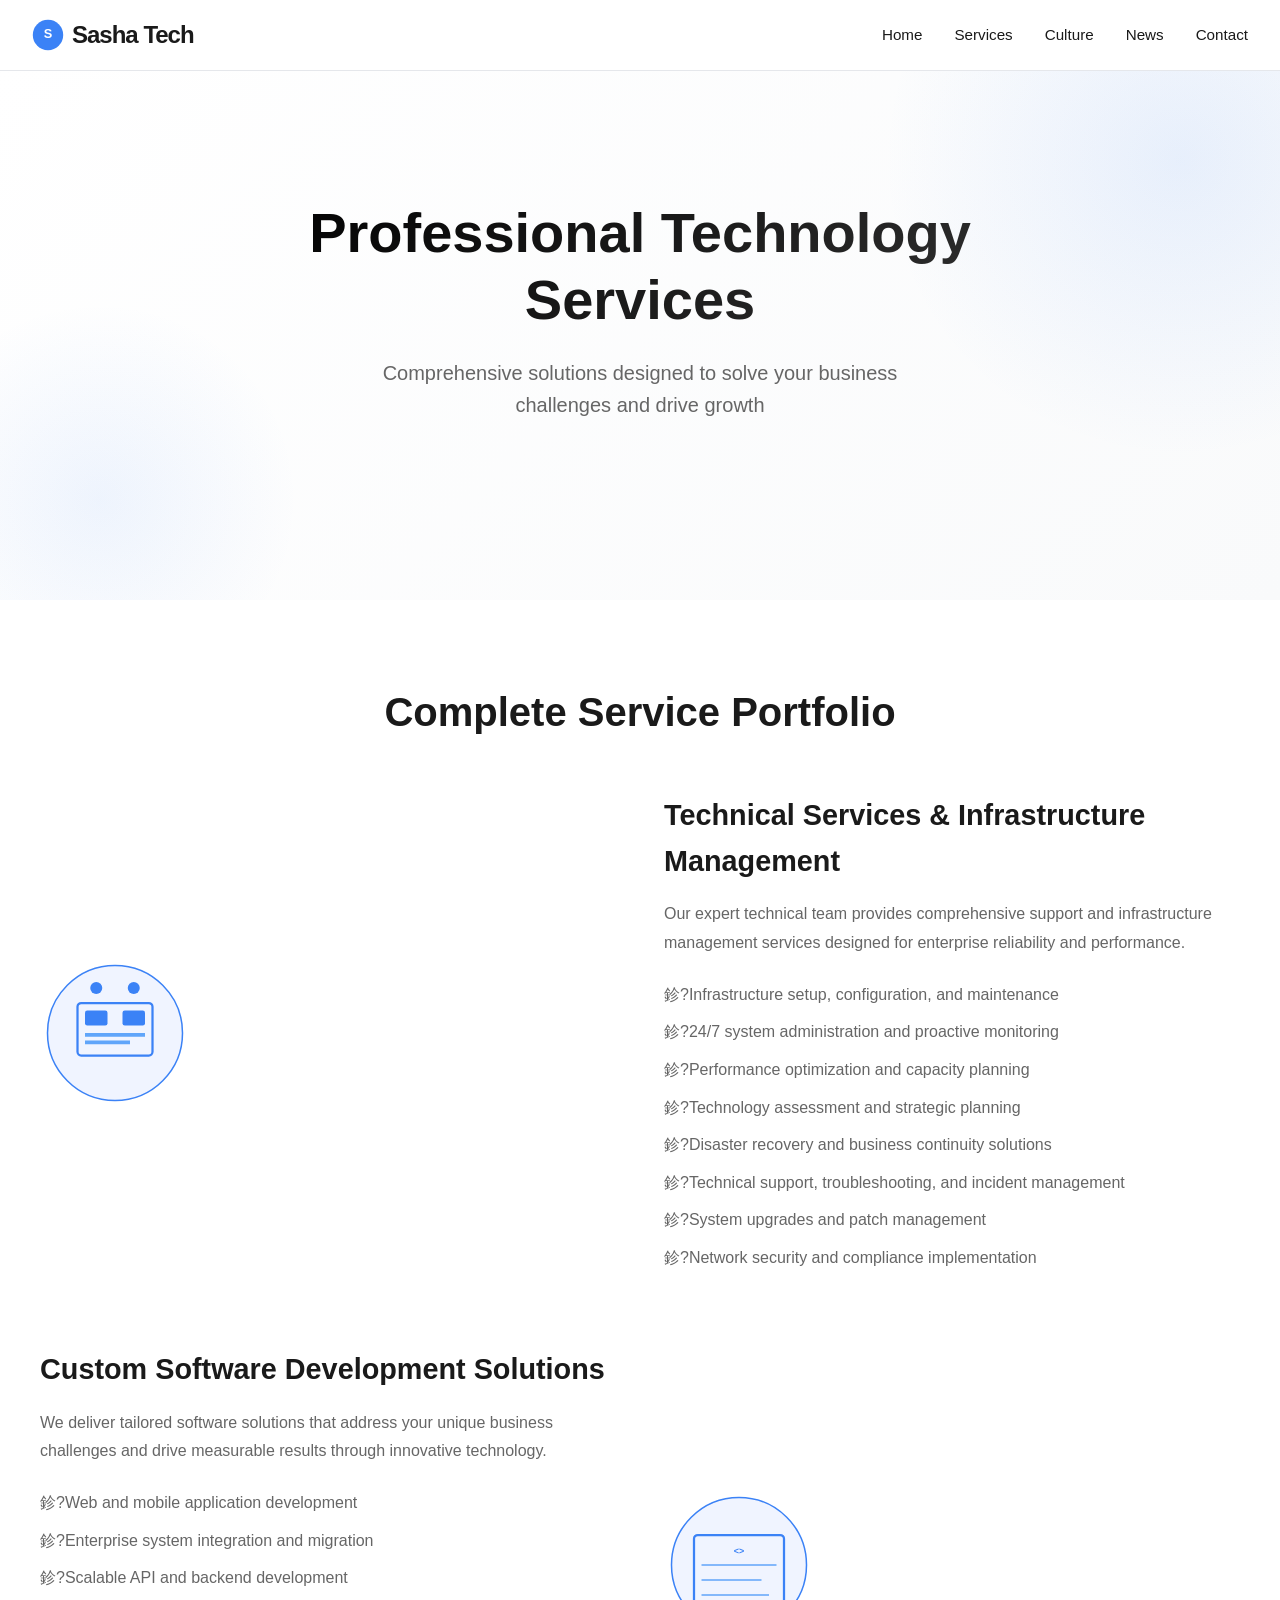
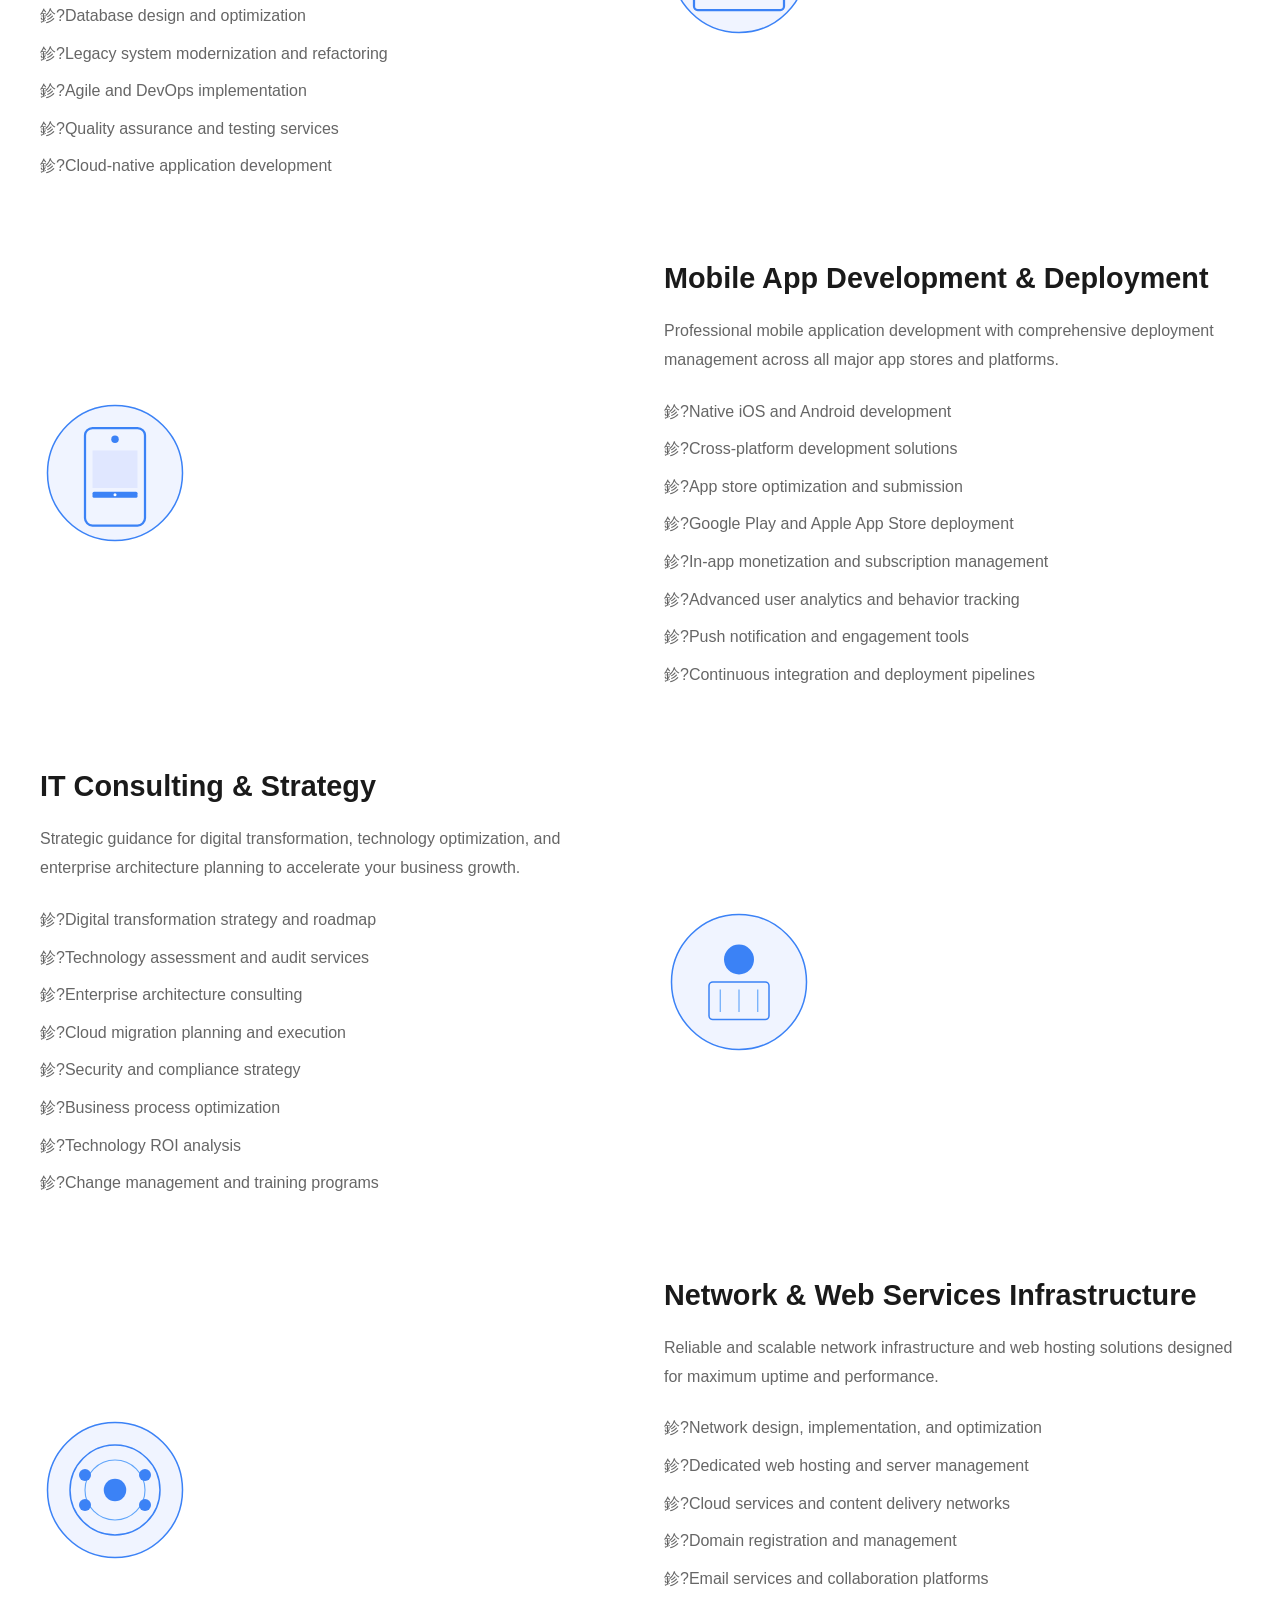
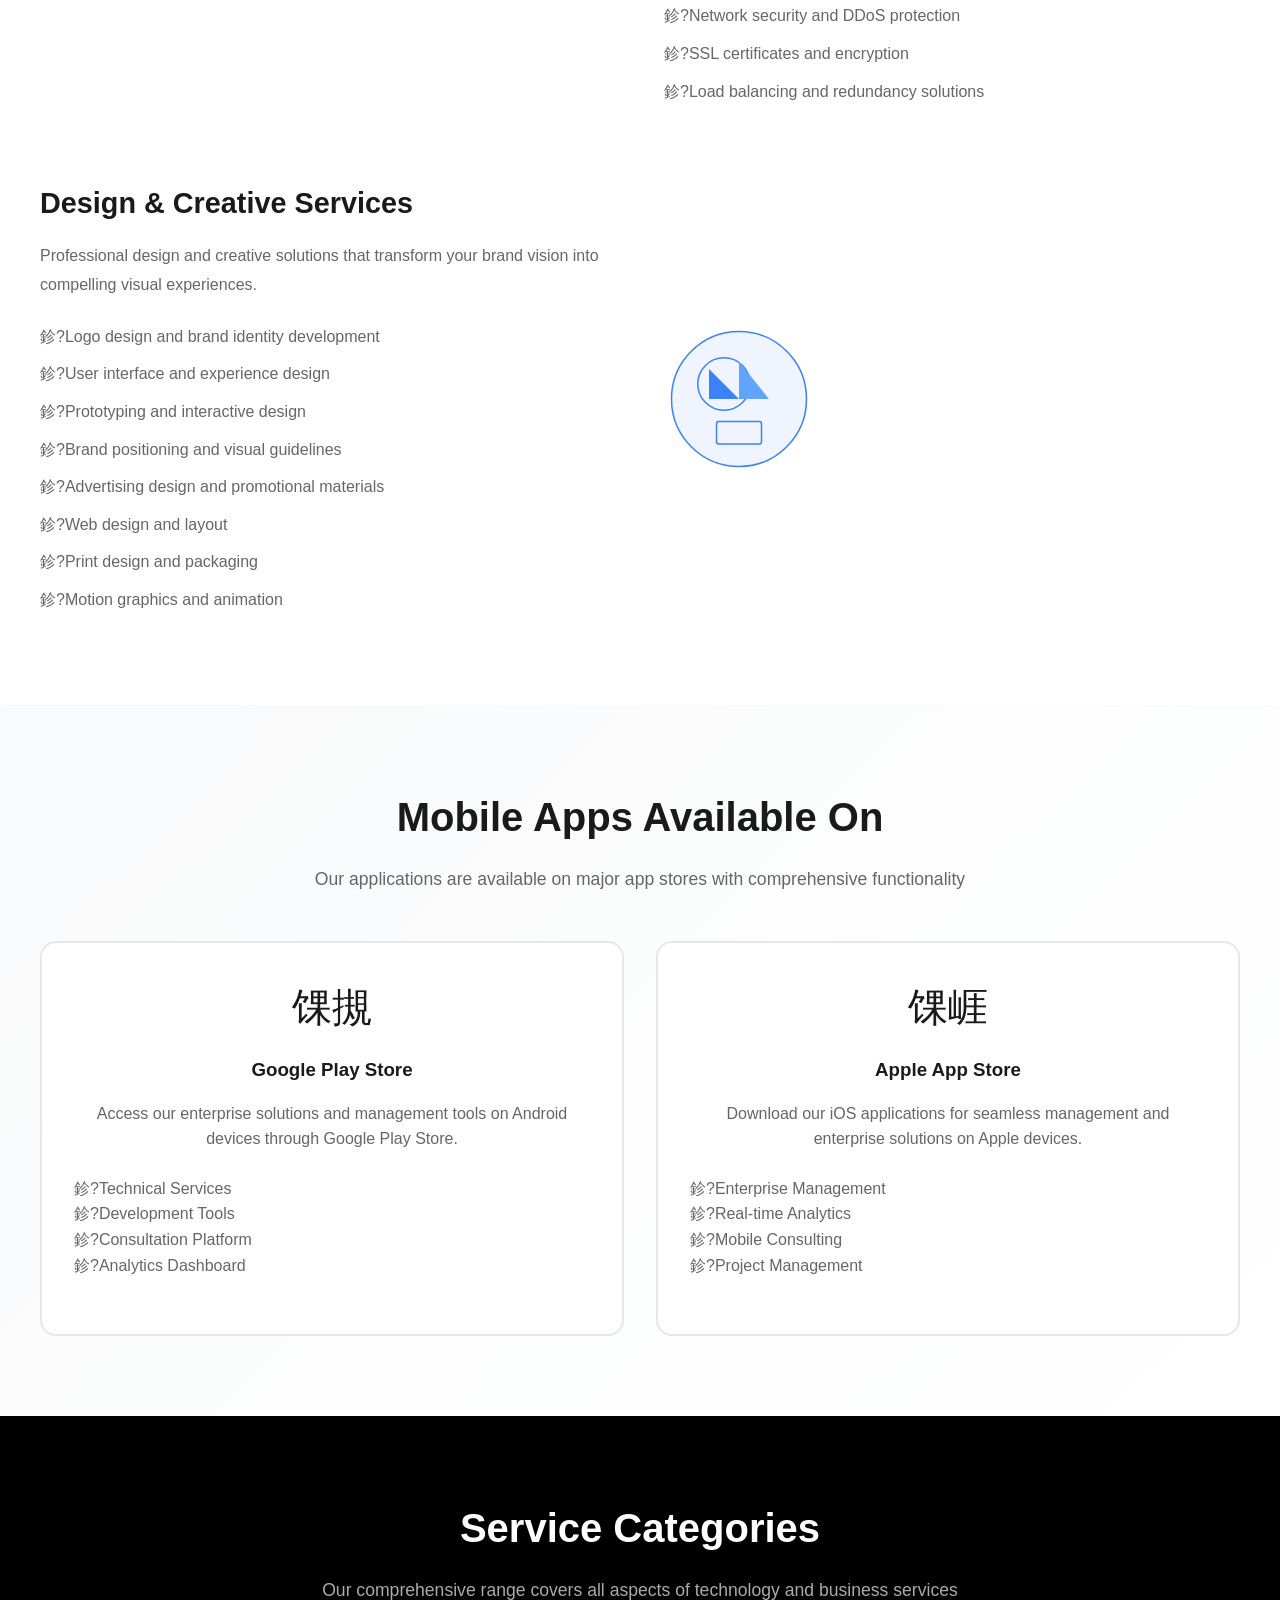
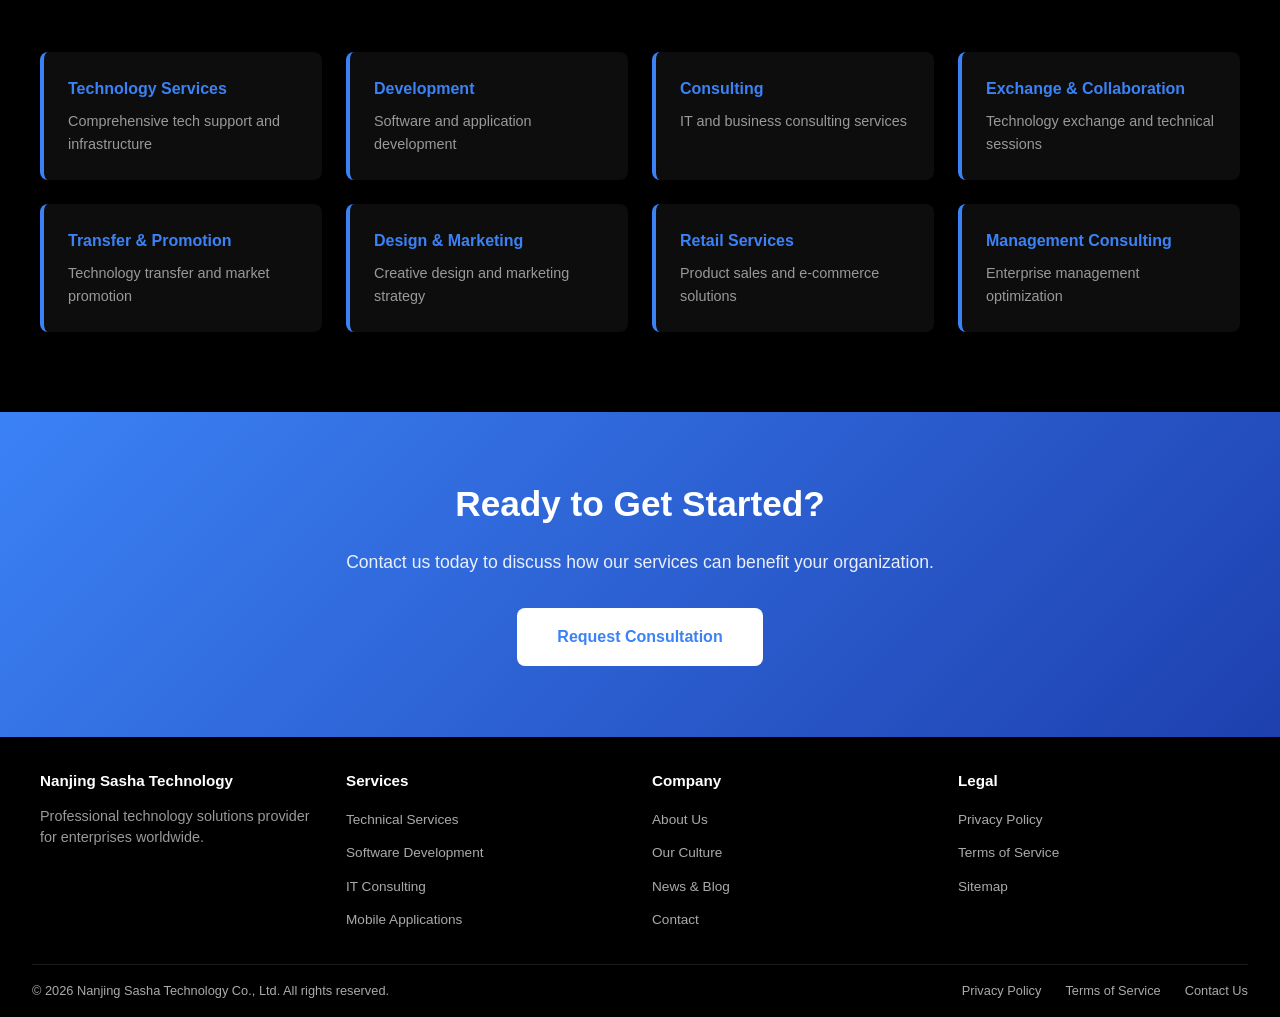
<file: services.html>
﻿<!DOCTYPE html>
<html lang="en">
<head>
  <meta charset="UTF-8">
  <meta name="viewport" content="width=device-width, initial-scale=1.0">
  <meta name="description" content="Professional technology services from Nanjing Sasha Technology - Software development, IT consulting, technical support, network services, design solutions.">
  <meta name="keywords" content="software development, IT consulting, technical services, network solutions, design services">
  <meta name="author" content="Nanjing Sasha Technology Co., Ltd">
  <meta property="og:title" content="Our Services - Nanjing Sasha Technology">
  <meta property="og:description" content="Comprehensive technology and business solutions for enterprises worldwide.">
  <meta name="robots" content="index, follow">
  
  <script type="application/ld+json">
  {
    "@context": "https://schema.org",
    "@type": "BreadcrumbList",
    "itemListElement": [
      {
        "@type": "ListItem",
        "position": 1,
        "name": "Home",
        "item": "https://njsashatech.com/"
      },
      {
        "@type": "ListItem",
        "position": 2,
        "name": "Services",
        "item": "https://njsashatech.com/services.html"
      }
    ]
  }
  </script>
  
  <title>Our Services - Nanjing Sasha Technology</title>
  <link rel="canonical" href="https://njsashatech.com/services.html">
  <link rel="icon" type="image/svg+xml" href="./images/logo.svg">
  <link rel="stylesheet" href="./css/styles.css">
</head>
<body>
  <!-- Header Navigation -->
  <header>
    <nav class="navbar">
      <a href="./index.html" class="logo">
        <svg viewBox="0 0 200 200" width="32" height="32">
          <circle cx="100" cy="100" r="95" fill="#3b82f6"/>
          <text x="100" y="120" text-anchor="middle" font-size="80" font-weight="bold" fill="white" font-family="Arial">S</text>
        </svg>
        Sasha Tech
      </a>
      <button class="mobile-menu-btn">Menu</button>
      <nav>
        <ul>
          <li><a href="./index.html">Home</a></li>
          <li><a href="./services.html">Services</a></li>
          <li><a href="./culture.html">Culture</a></li>
          <li><a href="./news.html">News</a></li>
          <li><a href="./contact.html">Contact</a></li>
        </ul>
      </nav>
    </nav>
  </header>

  <!-- Hero Section -->
  <section class="hero" style="margin-top: 60px; min-height: 60vh;">
    <div class="hero-content">
      <h1>Professional Technology Services</h1>
      <p>Comprehensive solutions designed to solve your business challenges and drive growth</p>
    </div>
  </section>

  <!-- Main Services Section -->
  <section style="background: white;">
    <div class="container">
      <h2 class="section-title" style="margin-bottom: 3rem;">Complete Service Portfolio</h2>

      <!-- Technical Services -->
      <div style="margin-bottom: 4rem;">
        <div style="display: grid; grid-template-columns: 1fr 1fr; gap: 3rem; align-items: center; margin-bottom: 3rem;">
          <div>
            <svg viewBox="0 0 200 200" width="150" height="150">
              <circle cx="100" cy="100" r="90" fill="#f0f4ff" stroke="#3b82f6" stroke-width="2"/>
              <rect x="50" y="60" width="100" height="70" rx="5" fill="none" stroke="#3b82f6" stroke-width="3"/>
              <rect x="60" y="70" width="30" height="20" fill="#3b82f6" rx="3"/>
              <rect x="110" y="70" width="30" height="20" fill="#3b82f6" rx="3"/>
              <rect x="60" y="100" width="80" height="5" fill="#60a5fa"/>
              <rect x="60" y="110" width="60" height="5" fill="#60a5fa"/>
              <circle cx="75" cy="40" r="8" fill="#3b82f6"/>
              <circle cx="125" cy="40" r="8" fill="#3b82f6"/>
            </svg>
          </div>
          <div>
            <h3 style="font-size: 1.8rem; margin-bottom: 1rem;">Technical Services & Infrastructure Management</h3>
            <p style="color: #666; line-height: 1.8; margin-bottom: 1.5rem;">Our expert technical team provides comprehensive support and infrastructure management services designed for enterprise reliability and performance.</p>
            <ul style="list-style: none; color: #666;">
              <li style="margin-bottom: 0.75rem;">鉁?Infrastructure setup, configuration, and maintenance</li>
              <li style="margin-bottom: 0.75rem;">鉁?24/7 system administration and proactive monitoring</li>
              <li style="margin-bottom: 0.75rem;">鉁?Performance optimization and capacity planning</li>
              <li style="margin-bottom: 0.75rem;">鉁?Technology assessment and strategic planning</li>
              <li style="margin-bottom: 0.75rem;">鉁?Disaster recovery and business continuity solutions</li>
              <li style="margin-bottom: 0.75rem;">鉁?Technical support, troubleshooting, and incident management</li>
              <li style="margin-bottom: 0.75rem;">鉁?System upgrades and patch management</li>
              <li style="margin-bottom: 0.75rem;">鉁?Network security and compliance implementation</li>
            </ul>
          </div>
        </div>
      </div>

      <!-- Software Development -->
      <div style="margin-bottom: 4rem;">
        <div style="display: grid; grid-template-columns: 1fr 1fr; gap: 3rem; align-items: center;">
          <div style="order: 2;">
            <svg viewBox="0 0 200 200" width="150" height="150">
              <circle cx="100" cy="100" r="90" fill="#f0f4ff" stroke="#3b82f6" stroke-width="2"/>
              <rect x="40" y="60" width="120" height="100" rx="5" fill="none" stroke="#3b82f6" stroke-width="3"/>
              <text x="100" y="85" text-anchor="middle" font-size="12" fill="#3b82f6" font-weight="bold">&lt;&gt;</text>
              <line x1="50" y1="100" x2="150" y2="100" stroke="#60a5fa" stroke-width="2"/>
              <line x1="50" y1="120" x2="130" y2="120" stroke="#60a5fa" stroke-width="2"/>
              <line x1="50" y1="140" x2="140" y2="140" stroke="#60a5fa" stroke-width="2"/>
            </svg>
          </div>
          <div style="order: 1;">
            <h3 style="font-size: 1.8rem; margin-bottom: 1rem;">Custom Software Development Solutions</h3>
            <p style="color: #666; line-height: 1.8; margin-bottom: 1.5rem;">We deliver tailored software solutions that address your unique business challenges and drive measurable results through innovative technology.</p>
            <ul style="list-style: none; color: #666;">
              <li style="margin-bottom: 0.75rem;">鉁?Web and mobile application development</li>
              <li style="margin-bottom: 0.75rem;">鉁?Enterprise system integration and migration</li>
              <li style="margin-bottom: 0.75rem;">鉁?Scalable API and backend development</li>
              <li style="margin-bottom: 0.75rem;">鉁?Database design and optimization</li>
              <li style="margin-bottom: 0.75rem;">鉁?Legacy system modernization and refactoring</li>
              <li style="margin-bottom: 0.75rem;">鉁?Agile and DevOps implementation</li>
              <li style="margin-bottom: 0.75rem;">鉁?Quality assurance and testing services</li>
              <li style="margin-bottom: 0.75rem;">鉁?Cloud-native application development</li>
            </ul>
          </div>
        </div>
      </div>

      <!-- Mobile App Development -->
      <div style="margin-bottom: 4rem;">
        <div style="display: grid; grid-template-columns: 1fr 1fr; gap: 3rem; align-items: center;">
          <div>
            <svg viewBox="0 0 200 200" width="150" height="150">
              <circle cx="100" cy="100" r="90" fill="#f0f4ff" stroke="#3b82f6" stroke-width="2"/>
              <rect x="60" y="40" width="80" height="130" rx="10" fill="none" stroke="#3b82f6" stroke-width="3"/>
              <circle cx="100" cy="55" r="5" fill="#3b82f6"/>
              <rect x="70" y="70" width="60" height="50" fill="#e0e7ff"/>
              <rect x="70" y="125" width="60" height="8" fill="#3b82f6" rx="2"/>
              <circle cx="100" cy="129" r="2" fill="white"/>
            </svg>
          </div>
          <div>
            <h3 style="font-size: 1.8rem; margin-bottom: 1rem;">Mobile App Development & Deployment</h3>
            <p style="color: #666; line-height: 1.8; margin-bottom: 1.5rem;">Professional mobile application development with comprehensive deployment management across all major app stores and platforms.</p>
            <ul style="list-style: none; color: #666;">
              <li style="margin-bottom: 0.75rem;">鉁?Native iOS and Android development</li>
              <li style="margin-bottom: 0.75rem;">鉁?Cross-platform development solutions</li>
              <li style="margin-bottom: 0.75rem;">鉁?App store optimization and submission</li>
              <li style="margin-bottom: 0.75rem;">鉁?Google Play and Apple App Store deployment</li>
              <li style="margin-bottom: 0.75rem;">鉁?In-app monetization and subscription management</li>
              <li style="margin-bottom: 0.75rem;">鉁?Advanced user analytics and behavior tracking</li>
              <li style="margin-bottom: 0.75rem;">鉁?Push notification and engagement tools</li>
              <li style="margin-bottom: 0.75rem;">鉁?Continuous integration and deployment pipelines</li>
            </ul>
          </div>
        </div>
      </div>

      <!-- IT Consulting -->
      <div style="margin-bottom: 4rem;">
        <div style="display: grid; grid-template-columns: 1fr 1fr; gap: 3rem; align-items: center;">
          <div style="order: 2;">
            <svg viewBox="0 0 200 200" width="150" height="150">
              <circle cx="100" cy="100" r="90" fill="#f0f4ff" stroke="#3b82f6" stroke-width="2"/>
              <circle cx="100" cy="70" r="20" fill="#3b82f6"/>
              <rect x="60" y="100" width="80" height="50" rx="5" fill="none" stroke="#3b82f6" stroke-width="2"/>
              <line x1="75" y1="110" x2="75" y2="140" stroke="#60a5fa" stroke-width="1.5"/>
              <line x1="100" y1="110" x2="100" y2="140" stroke="#60a5fa" stroke-width="1.5"/>
              <line x1="125" y1="110" x2="125" y2="140" stroke="#60a5fa" stroke-width="1.5"/>
            </svg>
          </div>
          <div style="order: 1;">
            <h3 style="font-size: 1.8rem; margin-bottom: 1rem;">IT Consulting & Strategy</h3>
            <p style="color: #666; line-height: 1.8; margin-bottom: 1.5rem;">Strategic guidance for digital transformation, technology optimization, and enterprise architecture planning to accelerate your business growth.</p>
            <ul style="list-style: none; color: #666;">
              <li style="margin-bottom: 0.75rem;">鉁?Digital transformation strategy and roadmap</li>
              <li style="margin-bottom: 0.75rem;">鉁?Technology assessment and audit services</li>
              <li style="margin-bottom: 0.75rem;">鉁?Enterprise architecture consulting</li>
              <li style="margin-bottom: 0.75rem;">鉁?Cloud migration planning and execution</li>
              <li style="margin-bottom: 0.75rem;">鉁?Security and compliance strategy</li>
              <li style="margin-bottom: 0.75rem;">鉁?Business process optimization</li>
              <li style="margin-bottom: 0.75rem;">鉁?Technology ROI analysis</li>
              <li style="margin-bottom: 0.75rem;">鉁?Change management and training programs</li>
            </ul>
          </div>
        </div>
      </div>

      <!-- Network & Web Services -->
      <div style="margin-bottom: 4rem;">
        <div style="display: grid; grid-template-columns: 1fr 1fr; gap: 3rem; align-items: center;">
          <div>
            <svg viewBox="0 0 200 200" width="150" height="150">
              <circle cx="100" cy="100" r="90" fill="#f0f4ff" stroke="#3b82f6" stroke-width="2"/>
              <circle cx="100" cy="100" r="60" fill="none" stroke="#3b82f6" stroke-width="2"/>
              <circle cx="100" cy="100" r="40" fill="none" stroke="#60a5fa" stroke-width="1.5"/>
              <circle cx="100" cy="100" r="15" fill="#3b82f6"/>
              <circle cx="140" cy="80" r="8" fill="#3b82f6"/>
              <circle cx="140" cy="120" r="8" fill="#3b82f6"/>
              <circle cx="60" cy="80" r="8" fill="#3b82f6"/>
              <circle cx="60" cy="120" r="8" fill="#3b82f6"/>
            </svg>
          </div>
          <div>
            <h3 style="font-size: 1.8rem; margin-bottom: 1rem;">Network & Web Services Infrastructure</h3>
            <p style="color: #666; line-height: 1.8; margin-bottom: 1.5rem;">Reliable and scalable network infrastructure and web hosting solutions designed for maximum uptime and performance.</p>
            <ul style="list-style: none; color: #666;">
              <li style="margin-bottom: 0.75rem;">鉁?Network design, implementation, and optimization</li>
              <li style="margin-bottom: 0.75rem;">鉁?Dedicated web hosting and server management</li>
              <li style="margin-bottom: 0.75rem;">鉁?Cloud services and content delivery networks</li>
              <li style="margin-bottom: 0.75rem;">鉁?Domain registration and management</li>
              <li style="margin-bottom: 0.75rem;">鉁?Email services and collaboration platforms</li>
              <li style="margin-bottom: 0.75rem;">鉁?Network security and DDoS protection</li>
              <li style="margin-bottom: 0.75rem;">鉁?SSL certificates and encryption</li>
              <li style="margin-bottom: 0.75rem;">鉁?Load balancing and redundancy solutions</li>
            </ul>
          </div>
        </div>
      </div>

      <!-- Design Services -->
      <div>
        <div style="display: grid; grid-template-columns: 1fr 1fr; gap: 3rem; align-items: center;">
          <div style="order: 2;">
            <svg viewBox="0 0 200 200" width="150" height="150">
              <circle cx="100" cy="100" r="90" fill="#f0f4ff" stroke="#3b82f6" stroke-width="2"/>
              <circle cx="80" cy="80" r="35" fill="none" stroke="#3b82f6" stroke-width="2"/>
              <path d="M 60 60 L 100 100 L 60 100 Z" fill="#3b82f6"/>
              <path d="M 100 50 L 140 100 L 100 100 Z" fill="#60a5fa"/>
              <rect x="70" y="130" width="60" height="30" rx="3" fill="none" stroke="#3b82f6" stroke-width="2"/>
            </svg>
          </div>
          <div style="order: 1;">
            <h3 style="font-size: 1.8rem; margin-bottom: 1rem;">Design & Creative Services</h3>
            <p style="color: #666; line-height: 1.8; margin-bottom: 1.5rem;">Professional design and creative solutions that transform your brand vision into compelling visual experiences.</p>
            <ul style="list-style: none; color: #666;">
              <li style="margin-bottom: 0.75rem;">鉁?Logo design and brand identity development</li>
              <li style="margin-bottom: 0.75rem;">鉁?User interface and experience design</li>
              <li style="margin-bottom: 0.75rem;">鉁?Prototyping and interactive design</li>
              <li style="margin-bottom: 0.75rem;">鉁?Brand positioning and visual guidelines</li>
              <li style="margin-bottom: 0.75rem;">鉁?Advertising design and promotional materials</li>
              <li style="margin-bottom: 0.75rem;">鉁?Web design and layout</li>
              <li style="margin-bottom: 0.75rem;">鉁?Print design and packaging</li>
              <li style="margin-bottom: 0.75rem;">鉁?Motion graphics and animation</li>
            </ul>
          </div>
        </div>
      </div>
    </div>
  </section>

  <!-- App Categories Section -->
  <section style="background: linear-gradient(135deg, #f9fafb 0%, #ffffff 100%);">
    <div class="container">
      <h2 class="section-title">Mobile Apps Available On</h2>
      <p class="section-subtitle">Our applications are available on major app stores with comprehensive functionality</p>
      
      <div style="display: grid; grid-template-columns: repeat(auto-fit, minmax(280px, 1fr)); gap: 2rem; margin-top: 3rem;">
        <div style="background: white; padding: 2rem; border-radius: 1rem; border: 2px solid #e5e7eb; text-align: center;">
          <div style="font-size: 2.5rem; margin-bottom: 1rem;">馃摫</div>
          <h3>Google Play Store</h3>
          <p style="color: #666; margin: 1rem 0;">Access our enterprise solutions and management tools on Android devices through Google Play Store.</p>
          <ul style="text-align: left; color: #666; list-style: none; margin: 1.5rem 0;">
            <li>鉁?Technical Services</li>
            <li>鉁?Development Tools</li>
            <li>鉁?Consultation Platform</li>
            <li>鉁?Analytics Dashboard</li>
          </ul>
        </div>
        
        <div style="background: white; padding: 2rem; border-radius: 1rem; border: 2px solid #e5e7eb; text-align: center;">
          <div style="font-size: 2.5rem; margin-bottom: 1rem;">馃崕</div>
          <h3>Apple App Store</h3>
          <p style="color: #666; margin: 1rem 0;">Download our iOS applications for seamless management and enterprise solutions on Apple devices.</p>
          <ul style="text-align: left; color: #666; list-style: none; margin: 1.5rem 0;">
            <li>鉁?Enterprise Management</li>
            <li>鉁?Real-time Analytics</li>
            <li>鉁?Mobile Consulting</li>
            <li>鉁?Project Management</li>
          </ul>
        </div>
      </div>
    </div>
  </section>

  <!-- Service Categories -->
  <section style="background: var(--primary-color); color: white;">
    <div class="container">
      <h2 class="section-title" style="color: white;">Service Categories</h2>
      <p class="section-subtitle" style="color: #aaa;">Our comprehensive range covers all aspects of technology and business services</p>
      
      <div style="display: grid; grid-template-columns: repeat(auto-fit, minmax(250px, 1fr)); gap: 1.5rem; margin-top: 3rem;">
        <div style="background: rgba(255,255,255,0.05); padding: 1.5rem; border-radius: 0.5rem; border-left: 4px solid #3b82f6;">
          <h4 style="color: #3b82f6; margin-bottom: 0.5rem;">Technology Services</h4>
          <p style="color: #999; font-size: 0.9rem;">Comprehensive tech support and infrastructure</p>
        </div>
        
        <div style="background: rgba(255,255,255,0.05); padding: 1.5rem; border-radius: 0.5rem; border-left: 4px solid #3b82f6;">
          <h4 style="color: #3b82f6; margin-bottom: 0.5rem;">Development</h4>
          <p style="color: #999; font-size: 0.9rem;">Software and application development</p>
        </div>
        
        <div style="background: rgba(255,255,255,0.05); padding: 1.5rem; border-radius: 0.5rem; border-left: 4px solid #3b82f6;">
          <h4 style="color: #3b82f6; margin-bottom: 0.5rem;">Consulting</h4>
          <p style="color: #999; font-size: 0.9rem;">IT and business consulting services</p>
        </div>
        
        <div style="background: rgba(255,255,255,0.05); padding: 1.5rem; border-radius: 0.5rem; border-left: 4px solid #3b82f6;">
          <h4 style="color: #3b82f6; margin-bottom: 0.5rem;">Exchange & Collaboration</h4>
          <p style="color: #999; font-size: 0.9rem;">Technology exchange and technical sessions</p>
        </div>
        
        <div style="background: rgba(255,255,255,0.05); padding: 1.5rem; border-radius: 0.5rem; border-left: 4px solid #3b82f6;">
          <h4 style="color: #3b82f6; margin-bottom: 0.5rem;">Transfer & Promotion</h4>
          <p style="color: #999; font-size: 0.9rem;">Technology transfer and market promotion</p>
        </div>
        
        <div style="background: rgba(255,255,255,0.05); padding: 1.5rem; border-radius: 0.5rem; border-left: 4px solid #3b82f6;">
          <h4 style="color: #3b82f6; margin-bottom: 0.5rem;">Design & Marketing</h4>
          <p style="color: #999; font-size: 0.9rem;">Creative design and marketing strategy</p>
        </div>

        <div style="background: rgba(255,255,255,0.05); padding: 1.5rem; border-radius: 0.5rem; border-left: 4px solid #3b82f6;">
          <h4 style="color: #3b82f6; margin-bottom: 0.5rem;">Retail Services</h4>
          <p style="color: #999; font-size: 0.9rem;">Product sales and e-commerce solutions</p>
        </div>

        <div style="background: rgba(255,255,255,0.05); padding: 1.5rem; border-radius: 0.5rem; border-left: 4px solid #3b82f6;">
          <h4 style="color: #3b82f6; margin-bottom: 0.5rem;">Management Consulting</h4>
          <p style="color: #999; font-size: 0.9rem;">Enterprise management optimization</p>
        </div>
      </div>
    </div>
  </section>

  <!-- CTA Section -->
  <section style="background: linear-gradient(135deg, #3b82f6 0%, #1e40af 100%); color: white; text-align: center; padding: 4rem 2rem;">
    <div class="container">
      <h2 style="font-size: 2.2rem; margin-bottom: 1rem;">Ready to Get Started?</h2>
      <p style="font-size: 1.1rem; margin-bottom: 2rem; opacity: 0.9;">Contact us today to discuss how our services can benefit your organization.</p>
      <a href="./contact.html" class="btn btn-primary" style="background: white; color: #3b82f6;">Request Consultation</a>
    </div>
  </section>

  <!-- Footer -->
  <footer>
    <div class="footer-content">
      <div class="footer-section">
        <h4>Nanjing Sasha Technology</h4>
        <p style="color: #999; font-size: 0.9rem; margin-top: 0.5rem;">Professional technology solutions provider for enterprises worldwide.</p>
      </div>
      
      <div class="footer-section">
        <h4>Services</h4>
        <ul>
          <li><a href="./services.html">Technical Services</a></li>
          <li><a href="./services.html">Software Development</a></li>
          <li><a href="./services.html">IT Consulting</a></li>
          <li><a href="./services.html">Mobile Applications</a></li>
        </ul>
      </div>
      
      <div class="footer-section">
        <h4>Company</h4>
        <ul>
          <li><a href="./culture.html">About Us</a></li>
          <li><a href="./culture.html">Our Culture</a></li>
          <li><a href="./news.html">News & Blog</a></li>
          <li><a href="./contact.html">Contact</a></li>
        </ul>
      </div>
      
      <div class="footer-section">
        <h4>Legal</h4>
        <ul>
          <li><a href="./privacy.html">Privacy Policy</a></li>
          <li><a href="./terms.html">Terms of Service</a></li>
          <li><a href="#">Sitemap</a></li>
        </ul>
      </div>
    </div>
    
    <div class="footer-bottom">
      <div>&copy; 2026 Nanjing Sasha Technology Co., Ltd. All rights reserved.</div>
      <div class="footer-links">
        <a href="./privacy.html">Privacy Policy</a>
        <a href="./terms.html">Terms of Service</a>
        <a href="./contact.html">Contact Us</a>
      </div>
    </div>
  </footer>

  <script src="./js/main.js"></script>
</body>
</html>
</file>
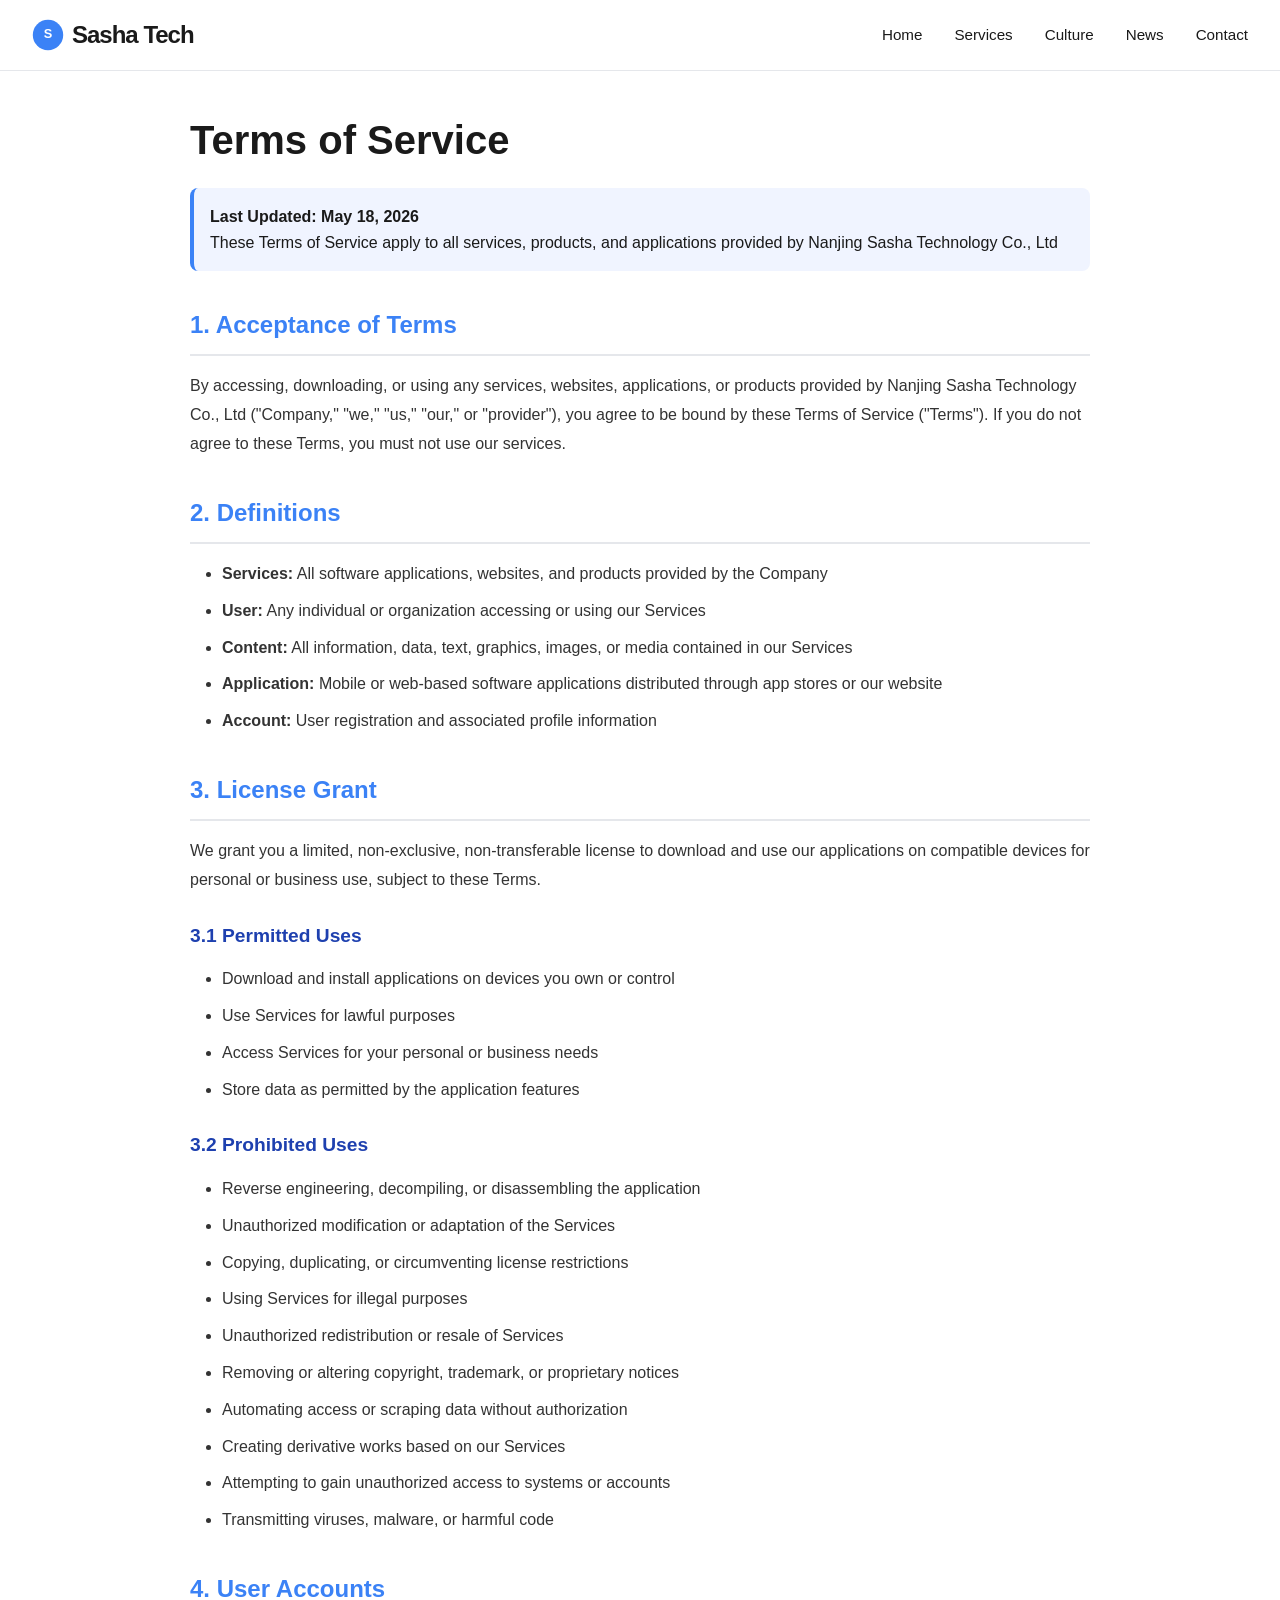
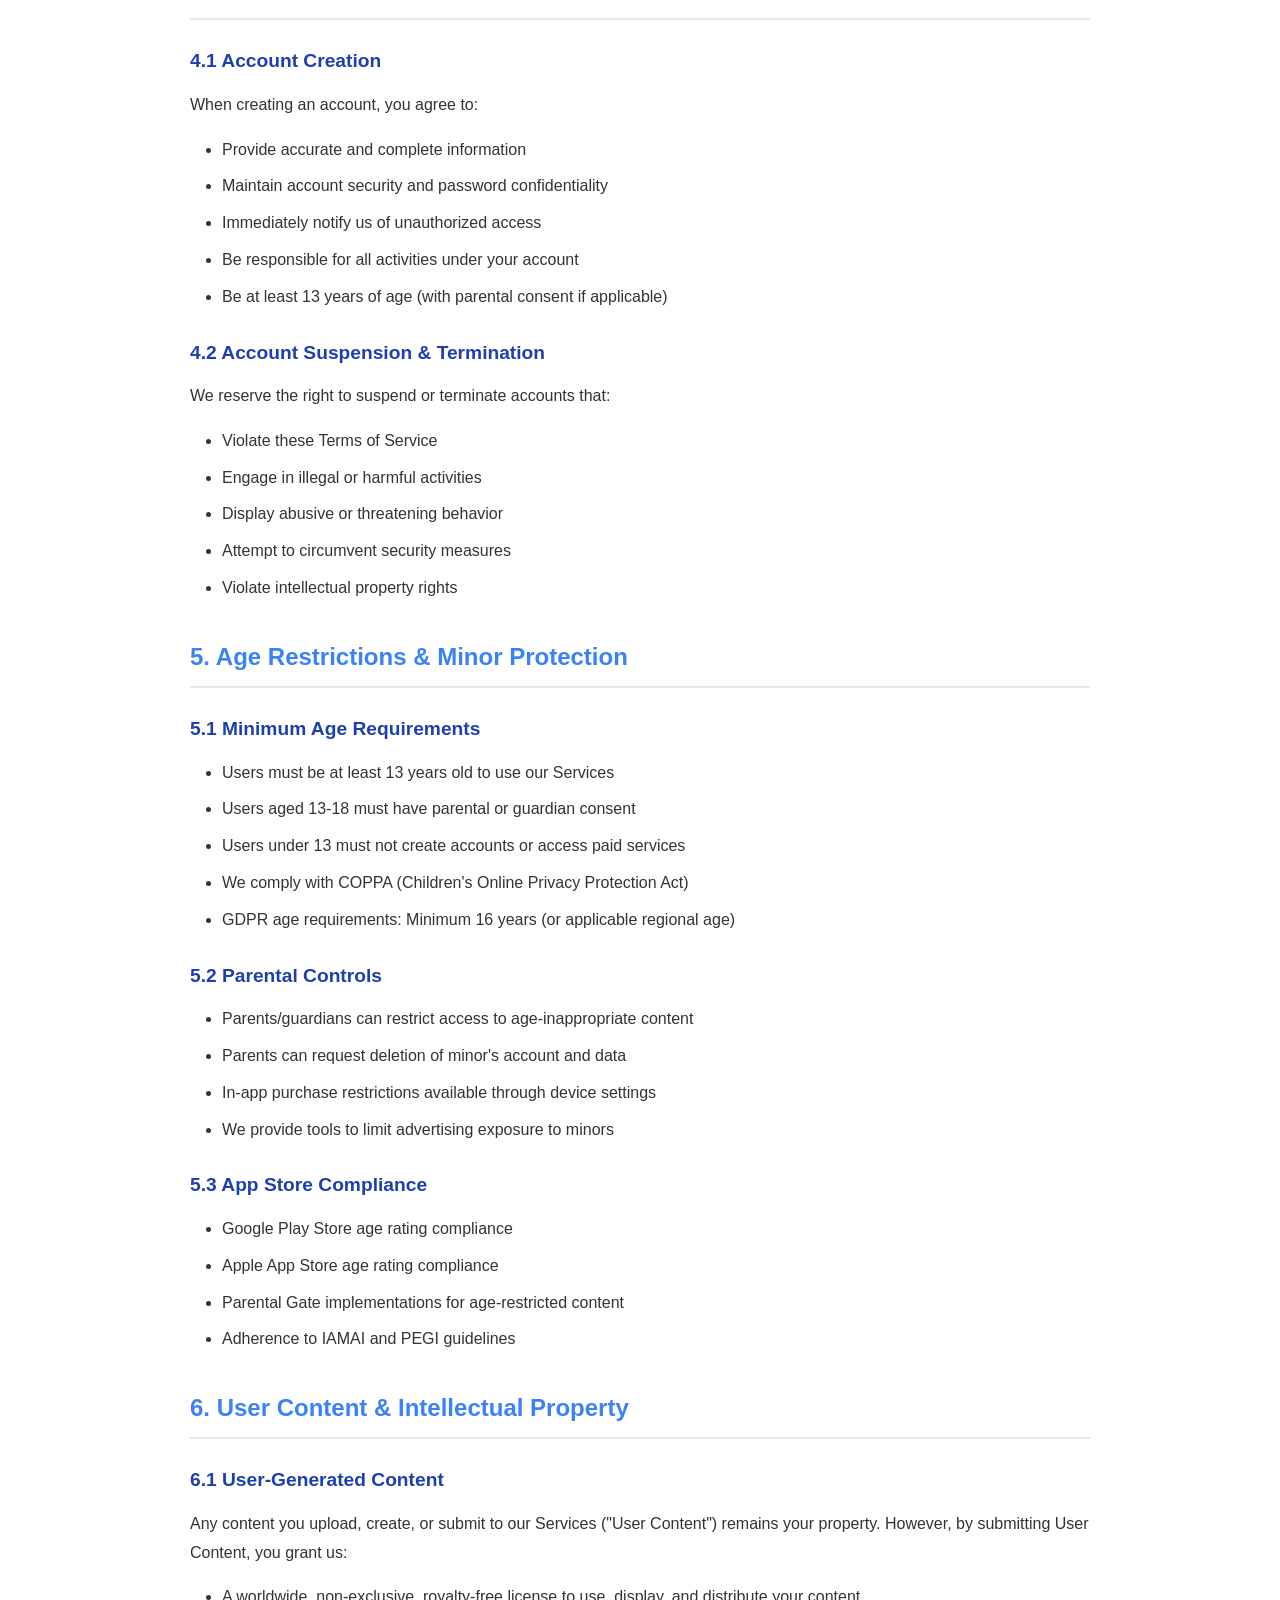
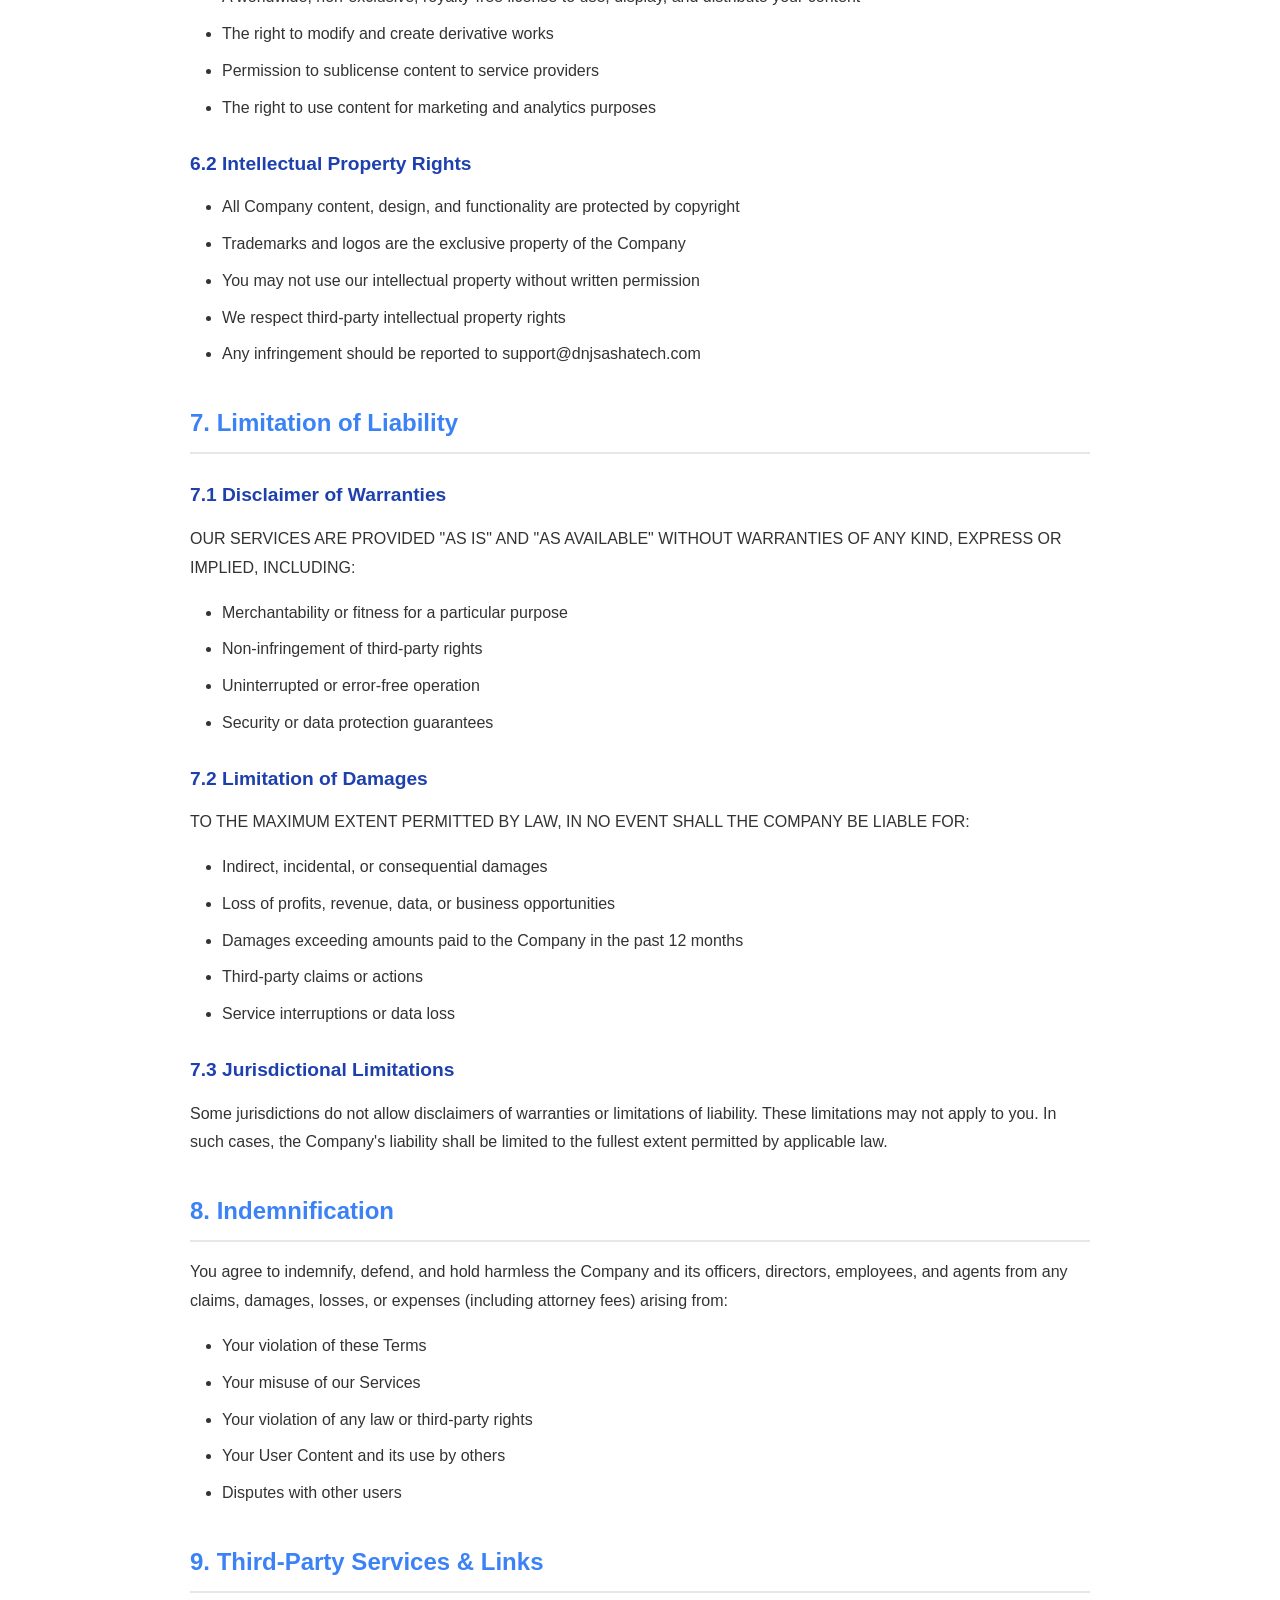
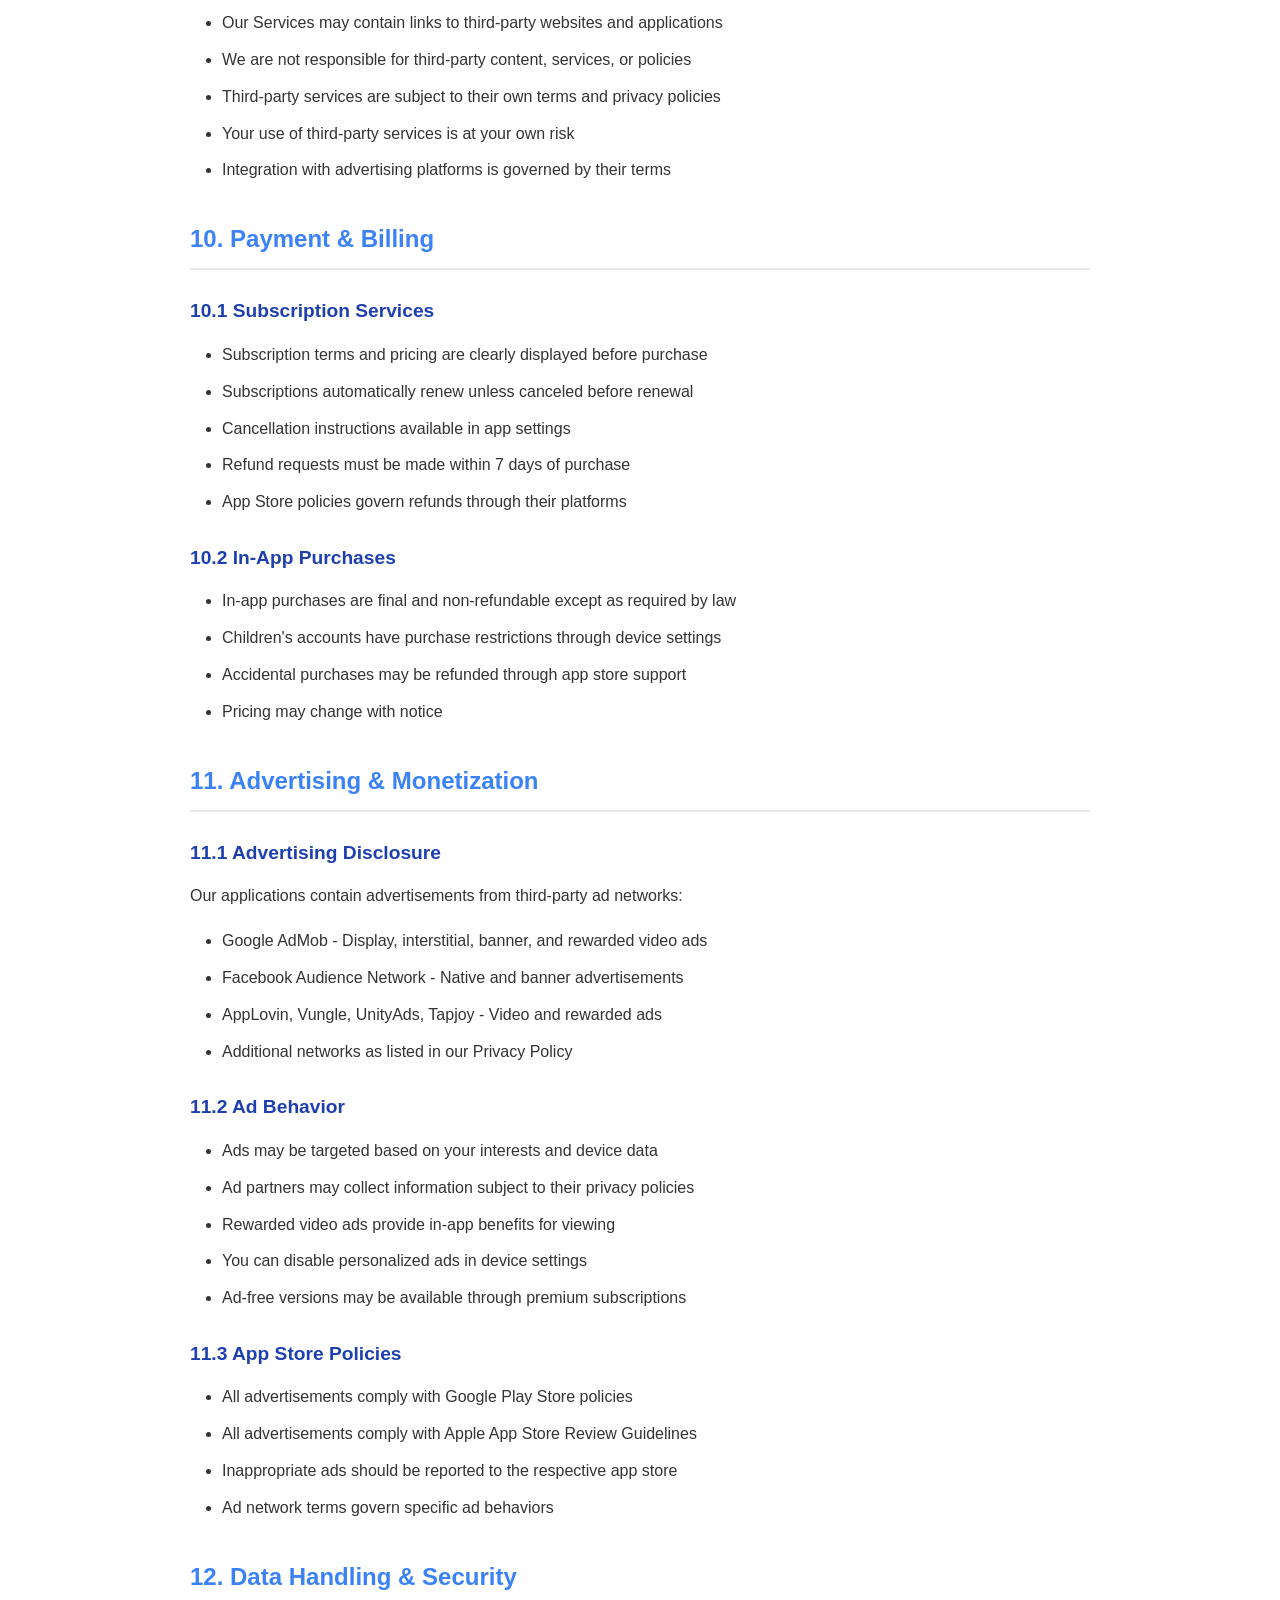
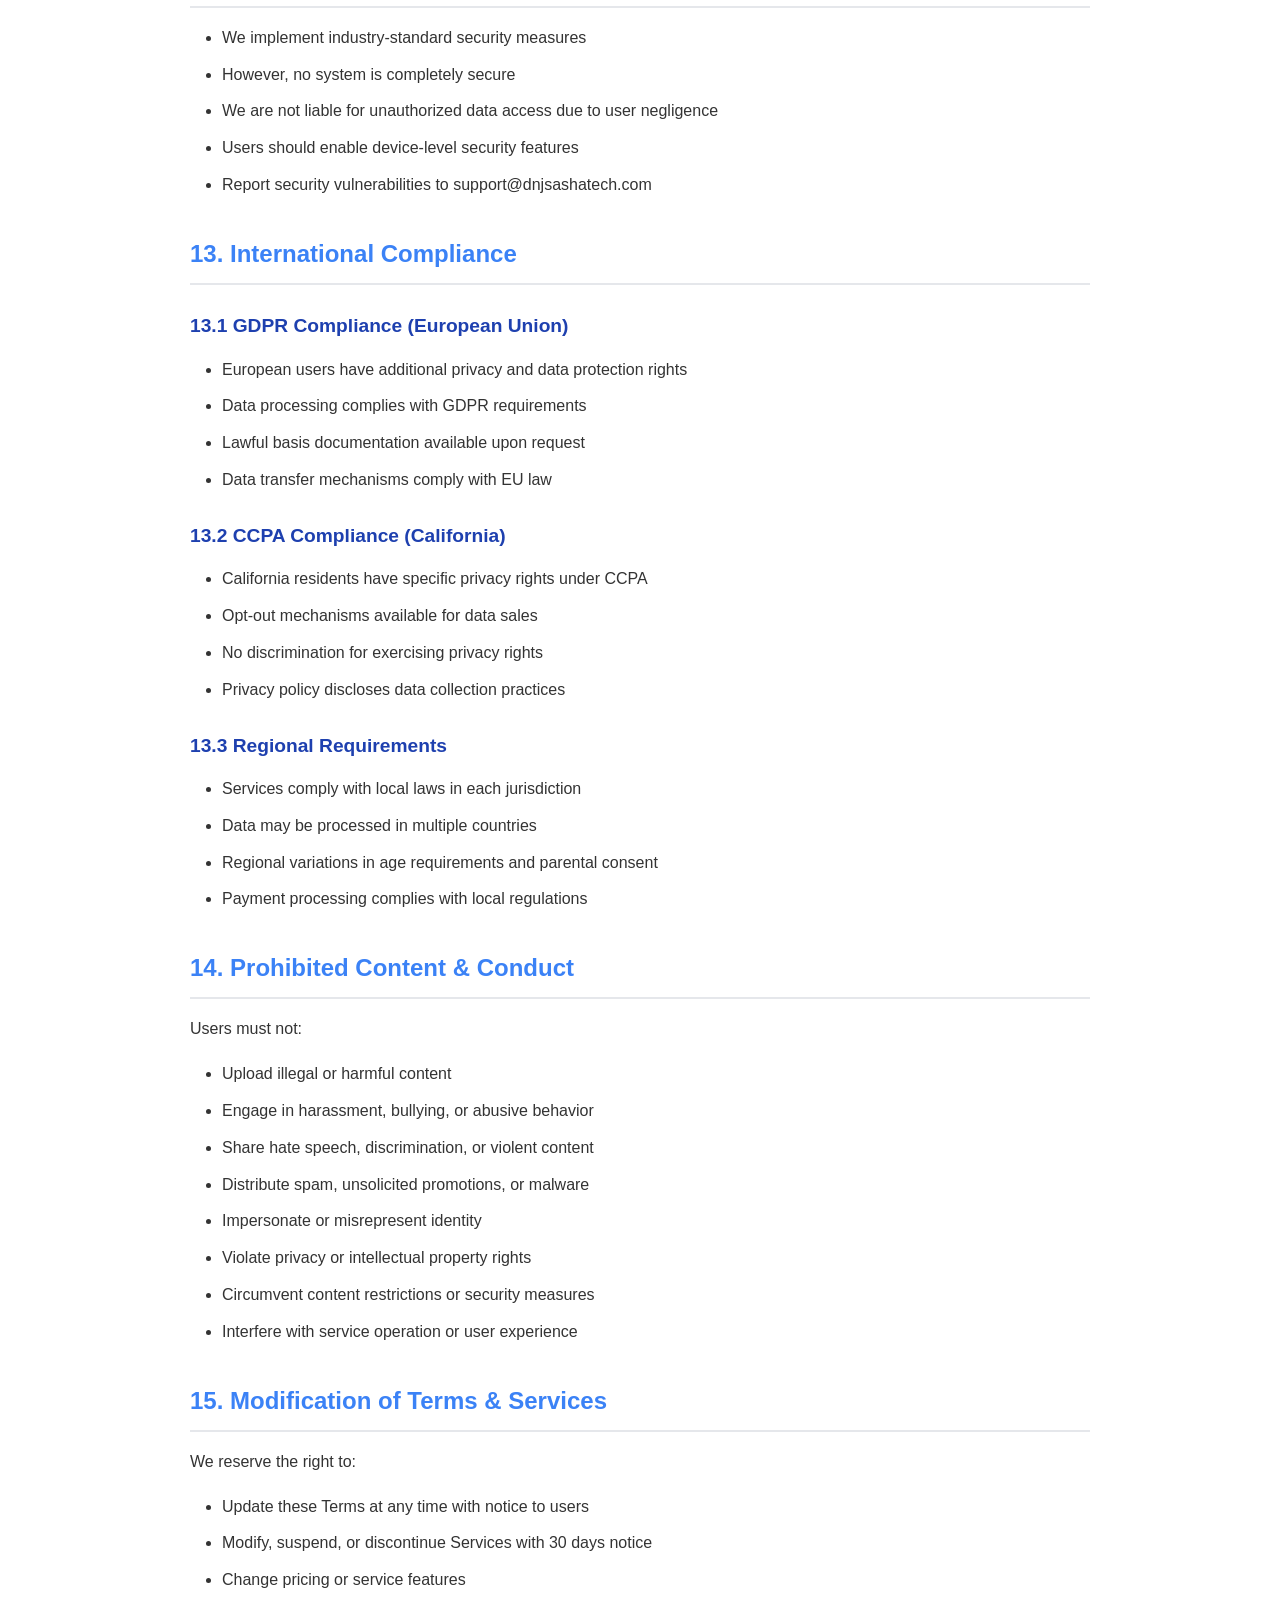
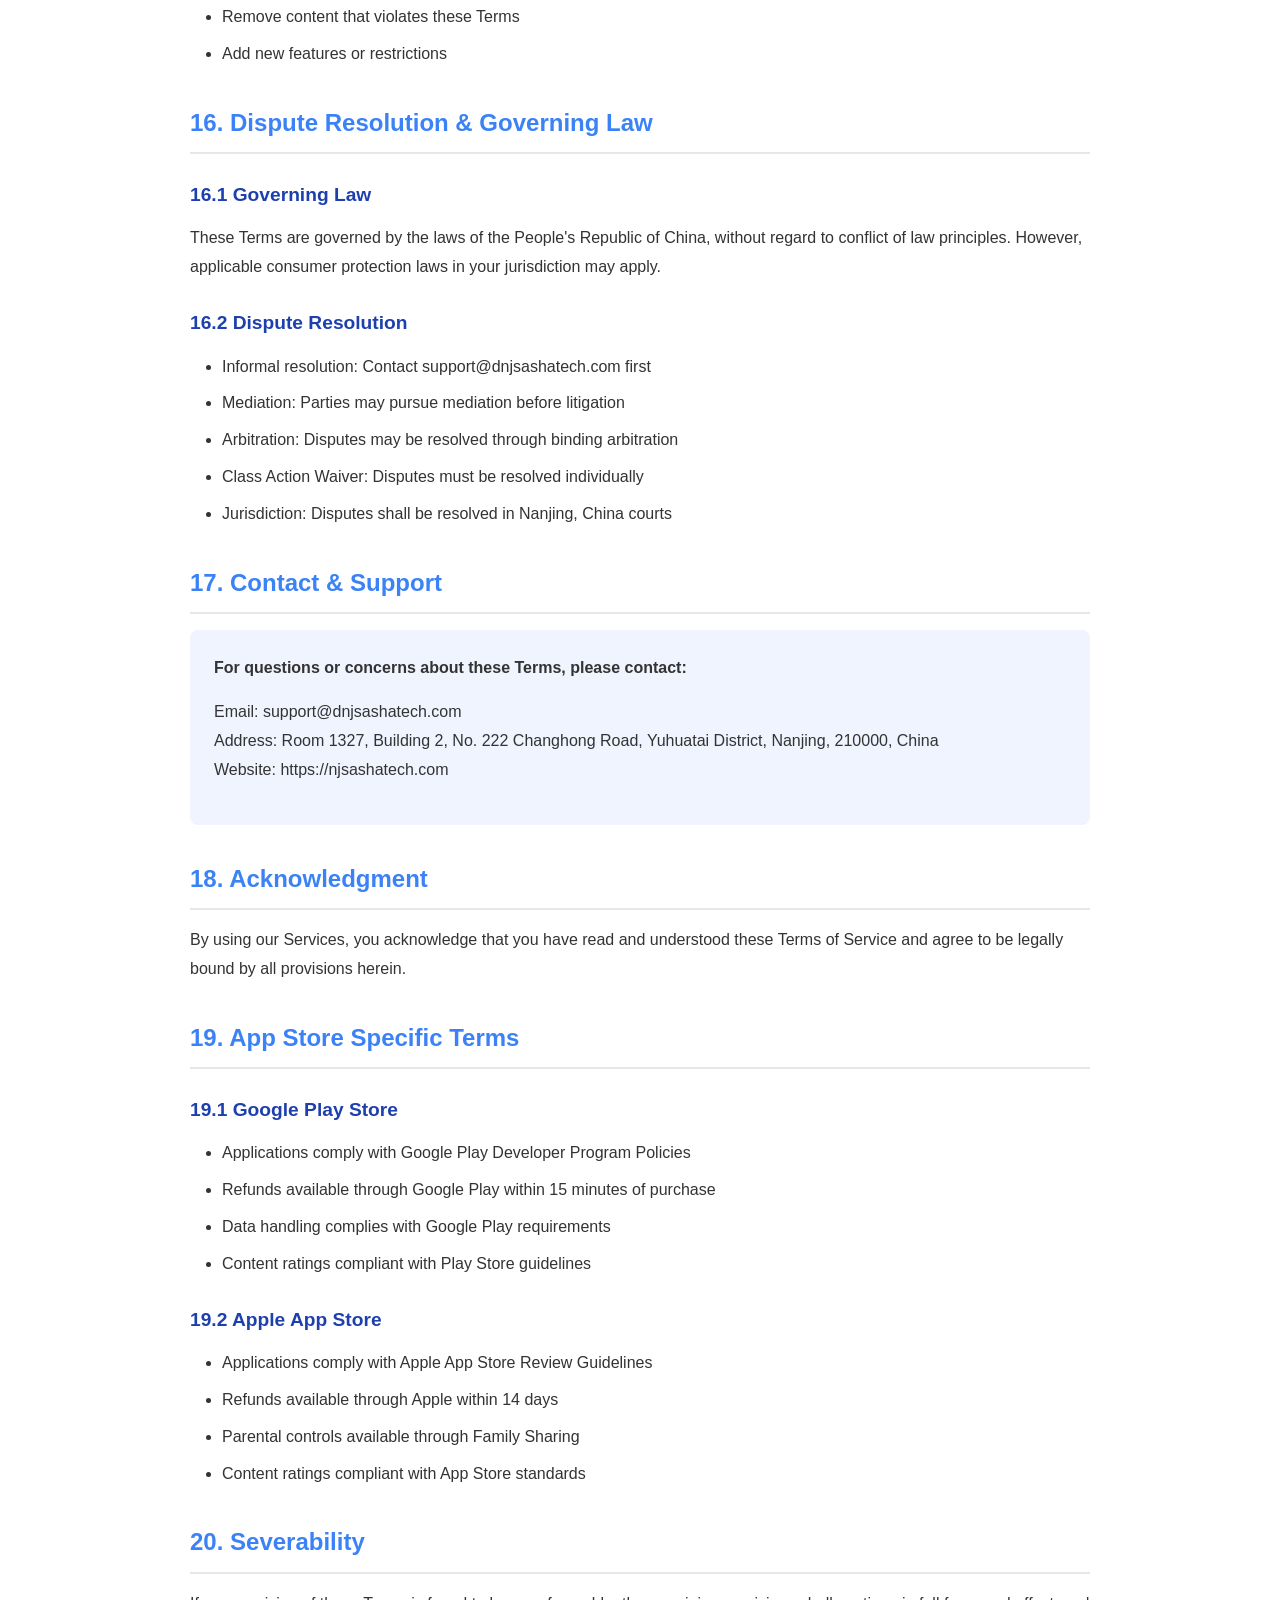
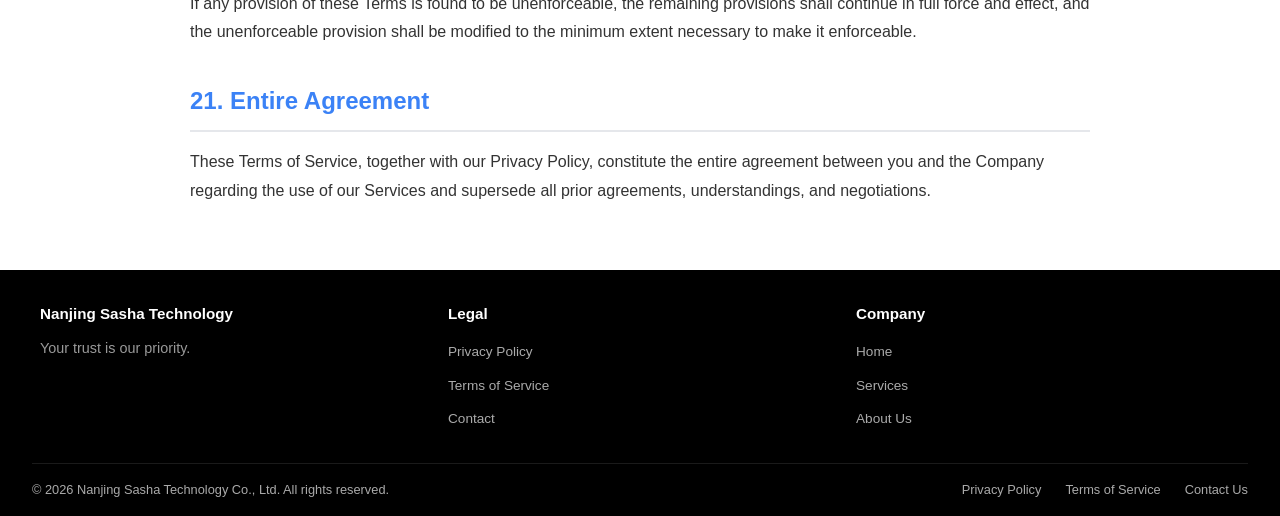
<file: terms.html>
﻿<!DOCTYPE html>
<html lang="en">
<head>
  <meta charset="UTF-8">
  <meta name="viewport" content="width=device-width, initial-scale=1.0">
  <meta name="description" content="Terms of Service - Nanjing Sasha Technology. Comprehensive terms covering app store compliance, user obligations, liability disclaimers, and service conditions.">
  <meta name="keywords" content="terms of service, terms and conditions, user agreement, service conditions, legal terms">
  <meta name="author" content="Nanjing Sasha Technology Co., Ltd">
  
  <title>Terms of Service - Nanjing Sasha Technology</title>
  <link rel="canonical" href="https://njsashatech.com/terms.html">
  <link rel="icon" type="image/svg+xml" href="./images/logo.svg">
  <link rel="stylesheet" href="./css/styles.css">
  <style>
    .terms-content {
      line-height: 1.8;
      color: #333;
    }
    .terms-content h2 {
      font-size: 1.5rem;
      margin-top: 2rem;
      margin-bottom: 1rem;
      color: #3b82f6;
      border-bottom: 2px solid #e5e7eb;
      padding-bottom: 0.5rem;
    }
    .terms-content h3 {
      font-size: 1.2rem;
      margin-top: 1.5rem;
      margin-bottom: 0.75rem;
      color: #1e40af;
    }
    .terms-content p {
      margin-bottom: 1rem;
    }
    .terms-content ul {
      list-style: disc;
      margin-left: 2rem;
      margin-bottom: 1rem;
    }
    .terms-content li {
      margin-bottom: 0.5rem;
    }
    .last-updated {
      background: #f0f4ff;
      padding: 1rem;
      border-left: 4px solid #3b82f6;
      border-radius: 0.5rem;
      margin-bottom: 2rem;
    }
  </style>
</head>
<body>
  <!-- Header Navigation -->
  <header>
    <nav class="navbar">
      <a href="./index.html" class="logo">
        <svg viewBox="0 0 200 200" width="32" height="32">
          <circle cx="100" cy="100" r="95" fill="#3b82f6"/>
          <text x="100" y="120" text-anchor="middle" font-size="80" font-weight="bold" fill="white" font-family="Arial">S</text>
        </svg>
        Sasha Tech
      </a>
      <button class="mobile-menu-btn">Menu</button>
      <nav>
        <ul>
          <li><a href="./index.html">Home</a></li>
          <li><a href="./services.html">Services</a></li>
          <li><a href="./culture.html">Culture</a></li>
          <li><a href="./news.html">News</a></li>
          <li><a href="./contact.html">Contact</a></li>
        </ul>
      </nav>
    </nav>
  </header>

  <!-- Content Section -->
  <section style="margin-top: 60px; padding: 3rem 2rem;">
    <div class="container" style="max-width: 900px;">
      <h1 style="font-size: 2.5rem; margin-bottom: 1rem;">Terms of Service</h1>
      
      <div class="last-updated">
        <strong>Last Updated: May 18, 2026</strong><br/>
        These Terms of Service apply to all services, products, and applications provided by Nanjing Sasha Technology Co., Ltd
      </div>

      <div class="terms-content">
        <h2>1. Acceptance of Terms</h2>
        <p>By accessing, downloading, or using any services, websites, applications, or products provided by Nanjing Sasha Technology Co., Ltd ("Company," "we," "us," "our," or "provider"), you agree to be bound by these Terms of Service ("Terms"). If you do not agree to these Terms, you must not use our services.</p>

        <h2>2. Definitions</h2>
        <ul>
          <li><strong>Services:</strong> All software applications, websites, and products provided by the Company</li>
          <li><strong>User:</strong> Any individual or organization accessing or using our Services</li>
          <li><strong>Content:</strong> All information, data, text, graphics, images, or media contained in our Services</li>
          <li><strong>Application:</strong> Mobile or web-based software applications distributed through app stores or our website</li>
          <li><strong>Account:</strong> User registration and associated profile information</li>
        </ul>

        <h2>3. License Grant</h2>
        <p>We grant you a limited, non-exclusive, non-transferable license to download and use our applications on compatible devices for personal or business use, subject to these Terms.</p>
        
        <h3>3.1 Permitted Uses</h3>
        <ul>
          <li>Download and install applications on devices you own or control</li>
          <li>Use Services for lawful purposes</li>
          <li>Access Services for your personal or business needs</li>
          <li>Store data as permitted by the application features</li>
        </ul>

        <h3>3.2 Prohibited Uses</h3>
        <ul>
          <li>Reverse engineering, decompiling, or disassembling the application</li>
          <li>Unauthorized modification or adaptation of the Services</li>
          <li>Copying, duplicating, or circumventing license restrictions</li>
          <li>Using Services for illegal purposes</li>
          <li>Unauthorized redistribution or resale of Services</li>
          <li>Removing or altering copyright, trademark, or proprietary notices</li>
          <li>Automating access or scraping data without authorization</li>
          <li>Creating derivative works based on our Services</li>
          <li>Attempting to gain unauthorized access to systems or accounts</li>
          <li>Transmitting viruses, malware, or harmful code</li>
        </ul>

        <h2>4. User Accounts</h2>
        
        <h3>4.1 Account Creation</h3>
        <p>When creating an account, you agree to:</p>
        <ul>
          <li>Provide accurate and complete information</li>
          <li>Maintain account security and password confidentiality</li>
          <li>Immediately notify us of unauthorized access</li>
          <li>Be responsible for all activities under your account</li>
          <li>Be at least 13 years of age (with parental consent if applicable)</li>
        </ul>

        <h3>4.2 Account Suspension & Termination</h3>
        <p>We reserve the right to suspend or terminate accounts that:</p>
        <ul>
          <li>Violate these Terms of Service</li>
          <li>Engage in illegal or harmful activities</li>
          <li>Display abusive or threatening behavior</li>
          <li>Attempt to circumvent security measures</li>
          <li>Violate intellectual property rights</li>
        </ul>

        <h2>5. Age Restrictions & Minor Protection</h2>
        
        <h3>5.1 Minimum Age Requirements</h3>
        <ul>
          <li>Users must be at least 13 years old to use our Services</li>
          <li>Users aged 13-18 must have parental or guardian consent</li>
          <li>Users under 13 must not create accounts or access paid services</li>
          <li>We comply with COPPA (Children's Online Privacy Protection Act)</li>
          <li>GDPR age requirements: Minimum 16 years (or applicable regional age)</li>
        </ul>

        <h3>5.2 Parental Controls</h3>
        <ul>
          <li>Parents/guardians can restrict access to age-inappropriate content</li>
          <li>Parents can request deletion of minor's account and data</li>
          <li>In-app purchase restrictions available through device settings</li>
          <li>We provide tools to limit advertising exposure to minors</li>
        </ul>

        <h3>5.3 App Store Compliance</h3>
        <ul>
          <li>Google Play Store age rating compliance</li>
          <li>Apple App Store age rating compliance</li>
          <li>Parental Gate implementations for age-restricted content</li>
          <li>Adherence to IAMAI and PEGI guidelines</li>
        </ul>

        <h2>6. User Content & Intellectual Property</h2>
        
        <h3>6.1 User-Generated Content</h3>
        <p>Any content you upload, create, or submit to our Services ("User Content") remains your property. However, by submitting User Content, you grant us:</p>
        <ul>
          <li>A worldwide, non-exclusive, royalty-free license to use, display, and distribute your content</li>
          <li>The right to modify and create derivative works</li>
          <li>Permission to sublicense content to service providers</li>
          <li>The right to use content for marketing and analytics purposes</li>
        </ul>

        <h3>6.2 Intellectual Property Rights</h3>
        <ul>
          <li>All Company content, design, and functionality are protected by copyright</li>
          <li>Trademarks and logos are the exclusive property of the Company</li>
          <li>You may not use our intellectual property without written permission</li>
          <li>We respect third-party intellectual property rights</li>
          <li>Any infringement should be reported to support@dnjsashatech.com</li>
        </ul>

        <h2>7. Limitation of Liability</h2>
        
        <h3>7.1 Disclaimer of Warranties</h3>
        <p>OUR SERVICES ARE PROVIDED "AS IS" AND "AS AVAILABLE" WITHOUT WARRANTIES OF ANY KIND, EXPRESS OR IMPLIED, INCLUDING:</p>
        <ul>
          <li>Merchantability or fitness for a particular purpose</li>
          <li>Non-infringement of third-party rights</li>
          <li>Uninterrupted or error-free operation</li>
          <li>Security or data protection guarantees</li>
        </ul>

        <h3>7.2 Limitation of Damages</h3>
        <p>TO THE MAXIMUM EXTENT PERMITTED BY LAW, IN NO EVENT SHALL THE COMPANY BE LIABLE FOR:</p>
        <ul>
          <li>Indirect, incidental, or consequential damages</li>
          <li>Loss of profits, revenue, data, or business opportunities</li>
          <li>Damages exceeding amounts paid to the Company in the past 12 months</li>
          <li>Third-party claims or actions</li>
          <li>Service interruptions or data loss</li>
        </ul>

        <h3>7.3 Jurisdictional Limitations</h3>
        <p>Some jurisdictions do not allow disclaimers of warranties or limitations of liability. These limitations may not apply to you. In such cases, the Company's liability shall be limited to the fullest extent permitted by applicable law.</p>

        <h2>8. Indemnification</h2>
        <p>You agree to indemnify, defend, and hold harmless the Company and its officers, directors, employees, and agents from any claims, damages, losses, or expenses (including attorney fees) arising from:</p>
        <ul>
          <li>Your violation of these Terms</li>
          <li>Your misuse of our Services</li>
          <li>Your violation of any law or third-party rights</li>
          <li>Your User Content and its use by others</li>
          <li>Disputes with other users</li>
        </ul>

        <h2>9. Third-Party Services & Links</h2>
        <ul>
          <li>Our Services may contain links to third-party websites and applications</li>
          <li>We are not responsible for third-party content, services, or policies</li>
          <li>Third-party services are subject to their own terms and privacy policies</li>
          <li>Your use of third-party services is at your own risk</li>
          <li>Integration with advertising platforms is governed by their terms</li>
        </ul>

        <h2>10. Payment & Billing</h2>
        
        <h3>10.1 Subscription Services</h3>
        <ul>
          <li>Subscription terms and pricing are clearly displayed before purchase</li>
          <li>Subscriptions automatically renew unless canceled before renewal</li>
          <li>Cancellation instructions available in app settings</li>
          <li>Refund requests must be made within 7 days of purchase</li>
          <li>App Store policies govern refunds through their platforms</li>
        </ul>

        <h3>10.2 In-App Purchases</h3>
        <ul>
          <li>In-app purchases are final and non-refundable except as required by law</li>
          <li>Children's accounts have purchase restrictions through device settings</li>
          <li>Accidental purchases may be refunded through app store support</li>
          <li>Pricing may change with notice</li>
        </ul>

        <h2>11. Advertising & Monetization</h2>
        
        <h3>11.1 Advertising Disclosure</h3>
        <p>Our applications contain advertisements from third-party ad networks:</p>
        <ul>
          <li>Google AdMob - Display, interstitial, banner, and rewarded video ads</li>
          <li>Facebook Audience Network - Native and banner advertisements</li>
          <li>AppLovin, Vungle, UnityAds, Tapjoy - Video and rewarded ads</li>
          <li>Additional networks as listed in our Privacy Policy</li>
        </ul>

        <h3>11.2 Ad Behavior</h3>
        <ul>
          <li>Ads may be targeted based on your interests and device data</li>
          <li>Ad partners may collect information subject to their privacy policies</li>
          <li>Rewarded video ads provide in-app benefits for viewing</li>
          <li>You can disable personalized ads in device settings</li>
          <li>Ad-free versions may be available through premium subscriptions</li>
        </ul>

        <h3>11.3 App Store Policies</h3>
        <ul>
          <li>All advertisements comply with Google Play Store policies</li>
          <li>All advertisements comply with Apple App Store Review Guidelines</li>
          <li>Inappropriate ads should be reported to the respective app store</li>
          <li>Ad network terms govern specific ad behaviors</li>
        </ul>

        <h2>12. Data Handling & Security</h2>
        <ul>
          <li>We implement industry-standard security measures</li>
          <li>However, no system is completely secure</li>
          <li>We are not liable for unauthorized data access due to user negligence</li>
          <li>Users should enable device-level security features</li>
          <li>Report security vulnerabilities to support@dnjsashatech.com</li>
        </ul>

        <h2>13. International Compliance</h2>
        
        <h3>13.1 GDPR Compliance (European Union)</h3>
        <ul>
          <li>European users have additional privacy and data protection rights</li>
          <li>Data processing complies with GDPR requirements</li>
          <li>Lawful basis documentation available upon request</li>
          <li>Data transfer mechanisms comply with EU law</li>
        </ul>

        <h3>13.2 CCPA Compliance (California)</h3>
        <ul>
          <li>California residents have specific privacy rights under CCPA</li>
          <li>Opt-out mechanisms available for data sales</li>
          <li>No discrimination for exercising privacy rights</li>
          <li>Privacy policy discloses data collection practices</li>
        </ul>

        <h3>13.3 Regional Requirements</h3>
        <ul>
          <li>Services comply with local laws in each jurisdiction</li>
          <li>Data may be processed in multiple countries</li>
          <li>Regional variations in age requirements and parental consent</li>
          <li>Payment processing complies with local regulations</li>
        </ul>

        <h2>14. Prohibited Content & Conduct</h2>
        <p>Users must not:</p>
        <ul>
          <li>Upload illegal or harmful content</li>
          <li>Engage in harassment, bullying, or abusive behavior</li>
          <li>Share hate speech, discrimination, or violent content</li>
          <li>Distribute spam, unsolicited promotions, or malware</li>
          <li>Impersonate or misrepresent identity</li>
          <li>Violate privacy or intellectual property rights</li>
          <li>Circumvent content restrictions or security measures</li>
          <li>Interfere with service operation or user experience</li>
        </ul>

        <h2>15. Modification of Terms & Services</h2>
        <p>We reserve the right to:</p>
        <ul>
          <li>Update these Terms at any time with notice to users</li>
          <li>Modify, suspend, or discontinue Services with 30 days notice</li>
          <li>Change pricing or service features</li>
          <li>Remove content that violates these Terms</li>
          <li>Add new features or restrictions</li>
        </ul>

        <h2>16. Dispute Resolution & Governing Law</h2>
        
        <h3>16.1 Governing Law</h3>
        <p>These Terms are governed by the laws of the People's Republic of China, without regard to conflict of law principles. However, applicable consumer protection laws in your jurisdiction may apply.</p>

        <h3>16.2 Dispute Resolution</h3>
        <ul>
          <li>Informal resolution: Contact support@dnjsashatech.com first</li>
          <li>Mediation: Parties may pursue mediation before litigation</li>
          <li>Arbitration: Disputes may be resolved through binding arbitration</li>
          <li>Class Action Waiver: Disputes must be resolved individually</li>
          <li>Jurisdiction: Disputes shall be resolved in Nanjing, China courts</li>
        </ul>

        <h2>17. Contact & Support</h2>
        <div style="background: #f0f4ff; padding: 1.5rem; border-radius: 0.5rem; margin-top: 1rem;">
          <p><strong>For questions or concerns about these Terms, please contact:</strong></p>
          <p>Email: support@dnjsashatech.com<br/>
          Address: Room 1327, Building 2, No. 222 Changhong Road, Yuhuatai District, Nanjing, 210000, China<br/>
          Website: https://njsashatech.com</p>
        </div>

        <h2>18. Acknowledgment</h2>
        <p>By using our Services, you acknowledge that you have read and understood these Terms of Service and agree to be legally bound by all provisions herein.</p>

        <h2>19. App Store Specific Terms</h2>
        
        <h3>19.1 Google Play Store</h3>
        <ul>
          <li>Applications comply with Google Play Developer Program Policies</li>
          <li>Refunds available through Google Play within 15 minutes of purchase</li>
          <li>Data handling complies with Google Play requirements</li>
          <li>Content ratings compliant with Play Store guidelines</li>
        </ul>

        <h3>19.2 Apple App Store</h3>
        <ul>
          <li>Applications comply with Apple App Store Review Guidelines</li>
          <li>Refunds available through Apple within 14 days</li>
          <li>Parental controls available through Family Sharing</li>
          <li>Content ratings compliant with App Store standards</li>
        </ul>

        <h2>20. Severability</h2>
        <p>If any provision of these Terms is found to be unenforceable, the remaining provisions shall continue in full force and effect, and the unenforceable provision shall be modified to the minimum extent necessary to make it enforceable.</p>

        <h2>21. Entire Agreement</h2>
        <p>These Terms of Service, together with our Privacy Policy, constitute the entire agreement between you and the Company regarding the use of our Services and supersede all prior agreements, understandings, and negotiations.</p>
      </div>
    </div>
  </section>

  <!-- Footer -->
  <footer>
    <div class="footer-content">
      <div class="footer-section">
        <h4>Nanjing Sasha Technology</h4>
        <p style="color: #999; font-size: 0.9rem; margin-top: 0.5rem;">Your trust is our priority.</p>
      </div>
      
      <div class="footer-section">
        <h4>Legal</h4>
        <ul>
          <li><a href="./privacy.html">Privacy Policy</a></li>
          <li><a href="./terms.html">Terms of Service</a></li>
          <li><a href="./contact.html">Contact</a></li>
        </ul>
      </div>
      
      <div class="footer-section">
        <h4>Company</h4>
        <ul>
          <li><a href="./index.html">Home</a></li>
          <li><a href="./services.html">Services</a></li>
          <li><a href="./culture.html">About Us</a></li>
        </ul>
      </div>
    </div>
    
    <div class="footer-bottom">
      <div>&copy; 2026 Nanjing Sasha Technology Co., Ltd. All rights reserved.</div>
      <div class="footer-links">
        <a href="./privacy.html">Privacy Policy</a>
        <a href="./terms.html">Terms of Service</a>
        <a href="./contact.html">Contact Us</a>
      </div>
    </div>
  </footer>

  <script src="./js/main.js"></script>
</body>
</html>
</file>
<file: css/styles.css>
/* =================================================================
   NANJING SASHA TECHNOLOGY - Global Styles
   Premium Corporate Website with Tesla-inspired Design
   ================================================================= */

* {
  margin: 0;
  padding: 0;
  box-sizing: border-box;
}

:root {
  --primary-color: #000;
  --secondary-color: #f1f1f1;
  --accent-color: #3b82f6;
  --text-dark: #1a1a1a;
  --text-light: #666;
  --bg-light: #ffffff;
  --bg-dark: #0a0a0a;
  --border-color: #e5e7eb;
  --transition: all 0.3s cubic-bezier(0.4, 0, 0.2, 1);
  --transition-slow: all 0.6s cubic-bezier(0.4, 0, 0.2, 1);
}

html {
  scroll-behavior: smooth;
  font-size: 16px;
}

body {
  font-family: -apple-system, BlinkMacSystemFont, 'Segoe UI', 'Roboto', 'Oxygen',
    'Ubuntu', 'Cantarell', 'Fira Sans', 'Droid Sans', 'Helvetica Neue',
    sans-serif;
  -webkit-font-smoothing: antialiased;
  -moz-osx-font-smoothing: grayscale;
  color: var(--text-dark);
  background-color: var(--bg-light);
  line-height: 1.6;
  overflow-x: hidden;
}

/* =================================================================
   HEADER & NAVIGATION
   ================================================================= */

header {
  position: fixed;
  top: 0;
  left: 0;
  right: 0;
  z-index: 1000;
  background: rgba(255, 255, 255, 0.95);
  backdrop-filter: blur(10px);
  border-bottom: 1px solid var(--border-color);
  transition: var(--transition);
}

header.scrolled {
  box-shadow: 0 4px 20px rgba(0, 0, 0, 0.08);
  background: rgba(255, 255, 255, 0.98);
}

.navbar {
  display: flex;
  justify-content: space-between;
  align-items: center;
  padding: 1rem 2rem;
  max-width: 100%;
}

.logo {
  font-size: 1.5rem;
  font-weight: 700;
  letter-spacing: -1px;
  display: flex;
  align-items: center;
  gap: 0.5rem;
}

.logo svg {
  width: 32px;
  height: 32px;
  transition: var(--transition);
}

.logo:hover svg {
  transform: scale(1.1);
}

nav ul {
  display: flex;
  list-style: none;
  gap: 2rem;
}

nav a {
  text-decoration: none;
  color: var(--text-dark);
  font-weight: 500;
  font-size: 0.95rem;
  position: relative;
  transition: var(--transition);
}

nav a::after {
  content: '';
  position: absolute;
  bottom: -4px;
  left: 0;
  width: 0;
  height: 2px;
  background: var(--accent-color);
  transition: width 0.3s ease;
}

nav a:hover::after {
  width: 100%;
}

.mobile-menu-btn {
  display: none;
  background: none;
  border: none;
  cursor: pointer;
  font-size: 1.5rem;
}

/* =================================================================
   HERO SECTION
   ================================================================= */

.hero {
  margin-top: 60px;
  min-height: 100vh;
  display: flex;
  align-items: center;
  justify-content: center;
  background: linear-gradient(135deg, #ffffff 0%, #f9fafb 100%);
  position: relative;
  overflow: hidden;
}

.hero::before {
  content: '';
  position: absolute;
  width: 600px;
  height: 600px;
  background: radial-gradient(circle, rgba(59, 130, 246, 0.1) 0%, transparent 70%);
  border-radius: 50%;
  top: -200px;
  right: -200px;
  animation: float 6s ease-in-out infinite;
}

.hero::after {
  content: '';
  position: absolute;
  width: 400px;
  height: 400px;
  background: radial-gradient(circle, rgba(59, 130, 246, 0.08) 0%, transparent 70%);
  border-radius: 50%;
  bottom: -100px;
  left: -100px;
  animation: float 8s ease-in-out infinite reverse;
}

@keyframes float {
  0%, 100% {
    transform: translateY(0px);
  }
  50% {
    transform: translateY(30px);
  }
}

.hero-content {
  position: relative;
  z-index: 2;
  text-align: center;
  max-width: 900px;
  padding: 2rem;
  animation: fadeInUp 0.8s ease 0.2s both;
}

@keyframes fadeInUp {
  from {
    opacity: 0;
    transform: translateY(30px);
  }
  to {
    opacity: 1;
    transform: translateY(0);
  }
}

.hero h1 {
  font-size: 3.5rem;
  font-weight: 700;
  line-height: 1.2;
  margin-bottom: 1.5rem;
  background: linear-gradient(135deg, #000 0%, #333 100%);
  -webkit-background-clip: text;
  -webkit-text-fill-color: transparent;
  background-clip: text;
}

.hero p {
  font-size: 1.25rem;
  color: var(--text-light);
  margin-bottom: 2.5rem;
  max-width: 600px;
  margin-left: auto;
  margin-right: auto;
}

.hero-buttons {
  display: flex;
  gap: 1.5rem;
  justify-content: center;
  flex-wrap: wrap;
}

.btn {
  padding: 1rem 2.5rem;
  font-size: 1rem;
  font-weight: 600;
  border: none;
  border-radius: 0.5rem;
  cursor: pointer;
  transition: var(--transition);
  text-decoration: none;
  display: inline-block;
  position: relative;
  overflow: hidden;
}

.btn::before {
  content: '';
  position: absolute;
  top: 50%;
  left: 50%;
  width: 0;
  height: 0;
  border-radius: 50%;
  background: rgba(255, 255, 255, 0.2);
  transform: translate(-50%, -50%);
  transition: width 0.6s, height 0.6s;
}

.btn:hover::before {
  width: 300px;
  height: 300px;
}

.btn-primary {
  background: var(--primary-color);
  color: white;
}

.btn-primary:hover {
  transform: translateY(-2px);
  box-shadow: 0 20px 40px rgba(0, 0, 0, 0.2);
}

.btn-secondary {
  background: transparent;
  color: var(--primary-color);
  border: 2px solid var(--primary-color);
}

.btn-secondary:hover {
  background: var(--primary-color);
  color: white;
  transform: translateY(-2px);
}

/* =================================================================
   SECTIONS
   ================================================================= */

section {
  padding: 5rem 2rem;
}

.container {
  max-width: 1200px;
  margin: 0 auto;
}

.section-title {
  font-size: 2.5rem;
  font-weight: 700;
  text-align: center;
  margin-bottom: 1rem;
  animation: fadeIn 0.6s ease;
}

.section-subtitle {
  font-size: 1.1rem;
  color: var(--text-light);
  text-align: center;
  margin-bottom: 3rem;
}

/* =================================================================
   SERVICES SECTION
   ================================================================= */

.services-grid {
  display: grid;
  grid-template-columns: repeat(auto-fit, minmax(300px, 1fr));
  gap: 2rem;
  margin-top: 3rem;
}

.service-card {
  background: var(--bg-light);
  border: 1px solid var(--border-color);
  border-radius: 1rem;
  padding: 2rem;
  transition: var(--transition);
  position: relative;
  overflow: hidden;
}

.service-card::before {
  content: '';
  position: absolute;
  top: 0;
  left: 0;
  right: 0;
  height: 4px;
  background: linear-gradient(90deg, var(--accent-color), #60a5fa);
  transform: scaleX(0);
  transform-origin: left;
  transition: transform 0.5s ease;
}

.service-card:hover {
  border-color: var(--accent-color);
  box-shadow: 0 20px 40px rgba(59, 130, 246, 0.1);
  transform: translateY(-5px);
}

.service-card:hover::before {
  transform: scaleX(1);
}

.service-icon {
  font-size: 2.5rem;
  margin-bottom: 1rem;
  display: inline-block;
  transition: var(--transition);
}

.service-card:hover .service-icon {
  transform: scale(1.2) rotate(5deg);
}

.service-card h3 {
  font-size: 1.5rem;
  margin-bottom: 1rem;
}

.service-card p {
  color: var(--text-light);
  line-height: 1.8;
}

/* =================================================================
   FEATURES SECTION
   ================================================================= */

.features {
  background: var(--bg-dark);
  color: white;
}

.features .section-title {
  color: white;
}

.features .section-subtitle {
  color: #aaa;
}

.features-grid {
  display: grid;
  grid-template-columns: repeat(auto-fit, minmax(250px, 1fr));
  gap: 2rem;
  margin-top: 3rem;
}

.feature-item {
  text-align: center;
  padding: 2rem;
  transition: var(--transition);
}

.feature-item:hover {
  transform: translateY(-10px);
}

.feature-icon {
  width: 80px;
  height: 80px;
  background: rgba(59, 130, 246, 0.2);
  border-radius: 50%;
  display: flex;
  align-items: center;
  justify-content: center;
  margin: 0 auto 1.5rem;
  font-size: 2rem;
  transition: var(--transition);
}

.feature-item:hover .feature-icon {
  background: rgba(59, 130, 246, 0.4);
  transform: scale(1.1) rotate(10deg);
}

.feature-item h3 {
  font-size: 1.25rem;
  margin-bottom: 0.5rem;
}

.feature-item p {
  color: #999;
  font-size: 0.95rem;
}

/* =================================================================
   MOBILE APP SECTION
   ================================================================= */

.mobile-app {
  background: linear-gradient(135deg, #f9fafb 0%, #ffffff 100%);
}

.app-content {
  display: grid;
  grid-template-columns: 1fr 1fr;
  gap: 3rem;
  align-items: center;
}

.app-image {
  text-align: center;
  animation: slideInRight 0.8s ease;
}

.app-image svg {
  max-width: 100%;
  height: auto;
  filter: drop-shadow(0 20px 40px rgba(0, 0, 0, 0.1));
}

.app-description h2 {
  font-size: 2rem;
  margin-bottom: 1.5rem;
}

.app-description p {
  color: var(--text-light);
  margin-bottom: 1.5rem;
  line-height: 1.8;
}

.app-features {
  margin: 2rem 0;
}

.app-features li {
  list-style: none;
  padding: 0.75rem 0;
  padding-left: 2rem;
  position: relative;
  color: var(--text-light);
}

.app-features li::before {
  content: '✓';
  position: absolute;
  left: 0;
  color: var(--accent-color);
  font-weight: bold;
  font-size: 1.2rem;
}

@keyframes slideInRight {
  from {
    opacity: 0;
    transform: translateX(50px);
  }
  to {
    opacity: 1;
    transform: translateX(0);
  }
}

.store-badges {
  display: flex;
  gap: 1.5rem;
  margin-top: 2rem;
}

.store-badge {
  display: inline-block;
  padding: 0.8rem 1.5rem;
  background: var(--primary-color);
  color: white;
  border-radius: 0.5rem;
  text-decoration: none;
  font-size: 0.9rem;
  transition: var(--transition);
}

.store-badge:hover {
  transform: translateY(-3px);
  box-shadow: 0 10px 25px rgba(0, 0, 0, 0.15);
}

/* =================================================================
   STATS SECTION
   ================================================================= */

.stats {
  background: var(--primary-color);
  color: white;
}

.stats .section-title {
  color: white;
}

.stats-grid {
  display: grid;
  grid-template-columns: repeat(auto-fit, minmax(200px, 1fr));
  gap: 2rem;
  margin-top: 3rem;
}

.stat-item {
  text-align: center;
  padding: 2rem;
  border-left: 3px solid var(--accent-color);
  animation: slideUp 0.6s ease;
}

@keyframes slideUp {
  from {
    opacity: 0;
    transform: translateY(20px);
  }
  to {
    opacity: 1;
    transform: translateY(0);
  }
}

.stat-number {
  font-size: 2.5rem;
  font-weight: 700;
  margin-bottom: 0.5rem;
  background: linear-gradient(135deg, #60a5fa, #93c5fd);
  -webkit-background-clip: text;
  -webkit-text-fill-color: transparent;
  background-clip: text;
}

.stat-label {
  font-size: 1rem;
  color: #bbb;
}

/* =================================================================
   CULTURE SECTION
   ================================================================= */

.culture-grid {
  display: grid;
  grid-template-columns: repeat(auto-fit, minmax(280px, 1fr));
  gap: 2rem;
  margin-top: 3rem;
}

.culture-card {
  background: var(--bg-light);
  border-radius: 1rem;
  overflow: hidden;
  transition: var(--transition);
  box-shadow: 0 10px 30px rgba(0, 0, 0, 0.05);
}

.culture-card:hover {
  transform: translateY(-10px);
  box-shadow: 0 20px 40px rgba(0, 0, 0, 0.15);
}

.culture-image {
  width: 100%;
  height: 200px;
  background: linear-gradient(135deg, var(--accent-color), #60a5fa);
  display: flex;
  align-items: center;
  justify-content: center;
  font-size: 3rem;
  overflow: hidden;
}

.culture-image svg {
  width: 80%;
  height: 80%;
}

.culture-content {
  padding: 1.5rem;
}

.culture-content h3 {
  font-size: 1.3rem;
  margin-bottom: 0.5rem;
}

.culture-content p {
  color: var(--text-light);
  font-size: 0.95rem;
  line-height: 1.6;
}

/* =================================================================
   NEWS/BLOG SECTION
   ================================================================= */

.news-grid {
  display: grid;
  grid-template-columns: repeat(auto-fit, minmax(300px, 1fr));
  gap: 2rem;
  margin-top: 3rem;
}

.news-card {
  background: var(--bg-light);
  border-radius: 1rem;
  overflow: hidden;
  transition: var(--transition);
  border: 1px solid var(--border-color);
}

.news-card:hover {
  box-shadow: 0 20px 40px rgba(0, 0, 0, 0.1);
  transform: translateY(-5px);
}

.news-date {
  padding: 1rem;
  background: var(--accent-color);
  color: white;
  font-size: 0.9rem;
  font-weight: 600;
}

.news-content {
  padding: 1.5rem;
}

.news-content h3 {
  font-size: 1.25rem;
  margin-bottom: 0.5rem;
}

.news-excerpt {
  color: var(--text-light);
  font-size: 0.95rem;
  line-height: 1.6;
  margin-bottom: 1rem;
}

.read-more {
  color: var(--accent-color);
  text-decoration: none;
  font-weight: 600;
  transition: var(--transition);
}

.read-more:hover {
  gap: 0.5rem;
  display: inline-flex;
  align-items: center;
}

/* =================================================================
   CONTACT SECTION
   ================================================================= */

.contact {
  background: linear-gradient(135deg, var(--bg-dark) 0%, #1a1a1a 100%);
  color: white;
}

.contact .section-title {
  color: white;
}

.contact .section-subtitle {
  color: #aaa;
}

.contact-container {
  display: grid;
  grid-template-columns: 1fr 1fr;
  gap: 3rem;
  margin-top: 3rem;
}

.contact-info {
  display: flex;
  flex-direction: column;
  gap: 2rem;
}

.contact-item {
  display: flex;
  gap: 1.5rem;
  animation: fadeIn 0.6s ease;
}

.contact-icon {
  width: 50px;
  height: 50px;
  background: rgba(59, 130, 246, 0.2);
  border-radius: 50%;
  display: flex;
  align-items: center;
  justify-content: center;
  font-size: 1.5rem;
  flex-shrink: 0;
}

.contact-details h3 {
  margin-bottom: 0.25rem;
  color: var(--accent-color);
}

.contact-details p {
  color: #ccc;
}

.contact-details a {
  color: var(--accent-color);
  text-decoration: none;
  transition: var(--transition);
}

.contact-details a:hover {
  text-decoration: underline;
}

.contact-form {
  background: rgba(255, 255, 255, 0.05);
  padding: 2rem;
  border-radius: 1rem;
  border: 1px solid rgba(255, 255, 255, 0.1);
  backdrop-filter: blur(10px);
}

.contact-form h3 {
  margin-bottom: 1.5rem;
}

.form-group {
  margin-bottom: 1.5rem;
}

.form-group label {
  display: block;
  margin-bottom: 0.5rem;
  font-size: 0.95rem;
  font-weight: 500;
}

.form-group input,
.form-group textarea {
  width: 100%;
  padding: 0.8rem;
  background: rgba(255, 255, 255, 0.1);
  border: 1px solid rgba(255, 255, 255, 0.2);
  border-radius: 0.5rem;
  color: white;
  font-family: inherit;
  transition: var(--transition);
}

.form-group input::placeholder,
.form-group textarea::placeholder {
  color: rgba(255, 255, 255, 0.5);
}

.form-group input:focus,
.form-group textarea:focus {
  outline: none;
  background: rgba(255, 255, 255, 0.15);
  border-color: var(--accent-color);
  box-shadow: 0 0 20px rgba(59, 130, 246, 0.3);
}

.form-group textarea {
  resize: vertical;
  min-height: 120px;
}

.form-submit {
  width: 100%;
  padding: 1rem;
  background: var(--accent-color);
  color: white;
  border: none;
  border-radius: 0.5rem;
  font-size: 1rem;
  font-weight: 600;
  cursor: pointer;
  transition: var(--transition);
}

.form-submit:hover {
  background: #2563eb;
  transform: translateY(-2px);
  box-shadow: 0 10px 25px rgba(59, 130, 246, 0.3);
}

@keyframes fadeIn {
  from {
    opacity: 0;
  }
  to {
    opacity: 1;
  }
}

/* =================================================================
   FOOTER
   ================================================================= */

footer {
  background: var(--primary-color);
  color: #aaa;
  padding: 2rem 2rem 1rem;
}

.footer-content {
  max-width: 1200px;
  margin: 0 auto;
  display: grid;
  grid-template-columns: repeat(auto-fit, minmax(180px, 1fr));
  gap: 1.5rem;
  margin-bottom: 1.5rem;
}

.footer-section h4 {
  color: white;
  margin-bottom: 0.75rem;
  font-size: 0.95rem;
  font-weight: 600;
}

.footer-section p {
  font-size: 0.85rem;
  line-height: 1.5;
}

.footer-section ul {
  list-style: none;
}

.footer-section ul li {
  margin-bottom: 0.5rem;
}

.footer-section ul li a {
  color: #aaa;
  text-decoration: none;
  transition: var(--transition);
  font-size: 0.85rem;
}

.footer-section ul li a:hover {
  color: var(--accent-color);
}

.footer-social {
  display: flex;
  gap: 0.75rem;
}

.social-icon {
  width: 32px;
  height: 32px;
  background: rgba(255, 255, 255, 0.1);
  border-radius: 50%;
  display: flex;
  align-items: center;
  justify-content: center;
  text-decoration: none;
  color: white;
  transition: var(--transition);
  font-size: 0.8rem;
}

.social-icon:hover {
  background: var(--accent-color);
  transform: translateY(-2px);
}

.footer-bottom {
  border-top: 1px solid rgba(255, 255, 255, 0.1);
  padding-top: 1rem;
  display: flex;
  justify-content: space-between;
  align-items: center;
  flex-wrap: wrap;
  gap: 0.75rem;
  font-size: 0.8rem;
}

.footer-links {
  display: flex;
  gap: 1.5rem;
}

.footer-links a {
  color: #aaa;
  text-decoration: none;
  font-size: 0.8rem;
  transition: var(--transition);
}

.footer-links a:hover {
  color: var(--accent-color);
}

/* =================================================================
   RESPONSIVE DESIGN
   ================================================================= */

@media (max-width: 768px) {
  .hero h1 {
    font-size: 2rem;
  }

  .hero p {
    font-size: 1rem;
  }

  nav ul {
    display: none;
  }

  .mobile-menu-btn {
    display: block;
  }

  nav.mobile-open ul {
    display: flex;
    flex-direction: column;
    position: absolute;
    top: 60px;
    left: 0;
    right: 0;
    background: white;
    padding: 1rem;
    gap: 0;
    box-shadow: 0 4px 12px rgba(0, 0, 0, 0.1);
  }

  nav.mobile-open a {
    padding: 0.75rem 0;
    display: block;
  }

  .hero-buttons {
    flex-direction: column;
  }

  .app-content {
    grid-template-columns: 1fr;
  }

  .contact-container {
    grid-template-columns: 1fr;
  }

  section {
    padding: 3rem 1rem;
  }

  .section-title {
    font-size: 1.8rem;
  }

  .footer-bottom {
    flex-direction: column;
    align-items: flex-start;
  }
}

@media (max-width: 480px) {
  .hero h1 {
    font-size: 1.5rem;
  }

  .hero-buttons {
    gap: 1rem;
  }

  .btn {
    padding: 0.75rem 1.5rem;
    font-size: 0.9rem;
  }

  .navbar {
    padding: 0.75rem 1rem;
  }

  nav ul {
    gap: 1rem;
  }

  .services-grid,
  .features-grid,
  .news-grid {
    grid-template-columns: 1fr;
  }

  .store-badges {
    flex-direction: column;
  }
}

/* =================================================================
   SCROLL ANIMATIONS
   ================================================================= */

.fade-in {
  opacity: 0;
  transform: translateY(20px);
  transition: var(--transition-slow);
}

.fade-in.visible {
  opacity: 1;
  transform: translateY(0);
}

/* =================================================================
   UTILITY CLASSES
   ================================================================= */

.text-center {
  text-align: center;
}

.mt-3 {
  margin-top: 1.5rem;
}

.mb-3 {
  margin-bottom: 1.5rem;
}

.gap-2 {
  gap: 1rem;
}
</file>
